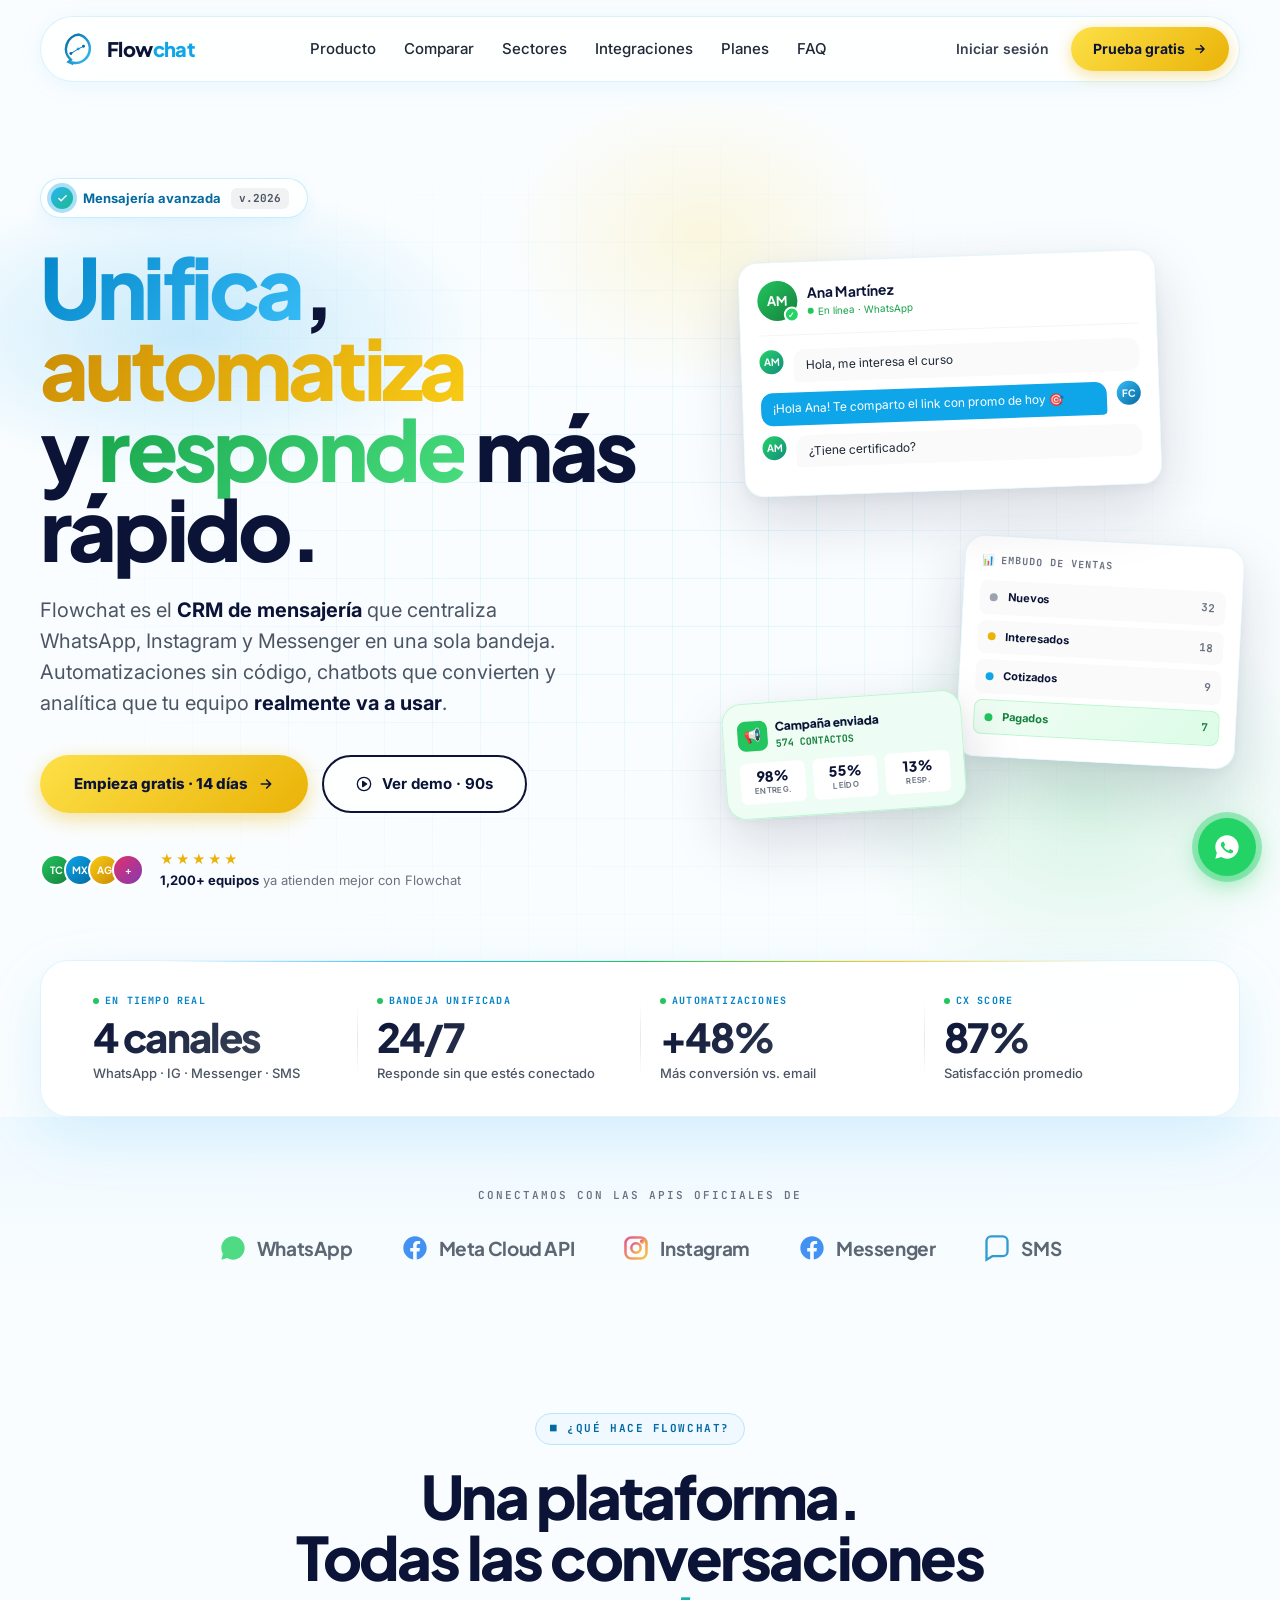
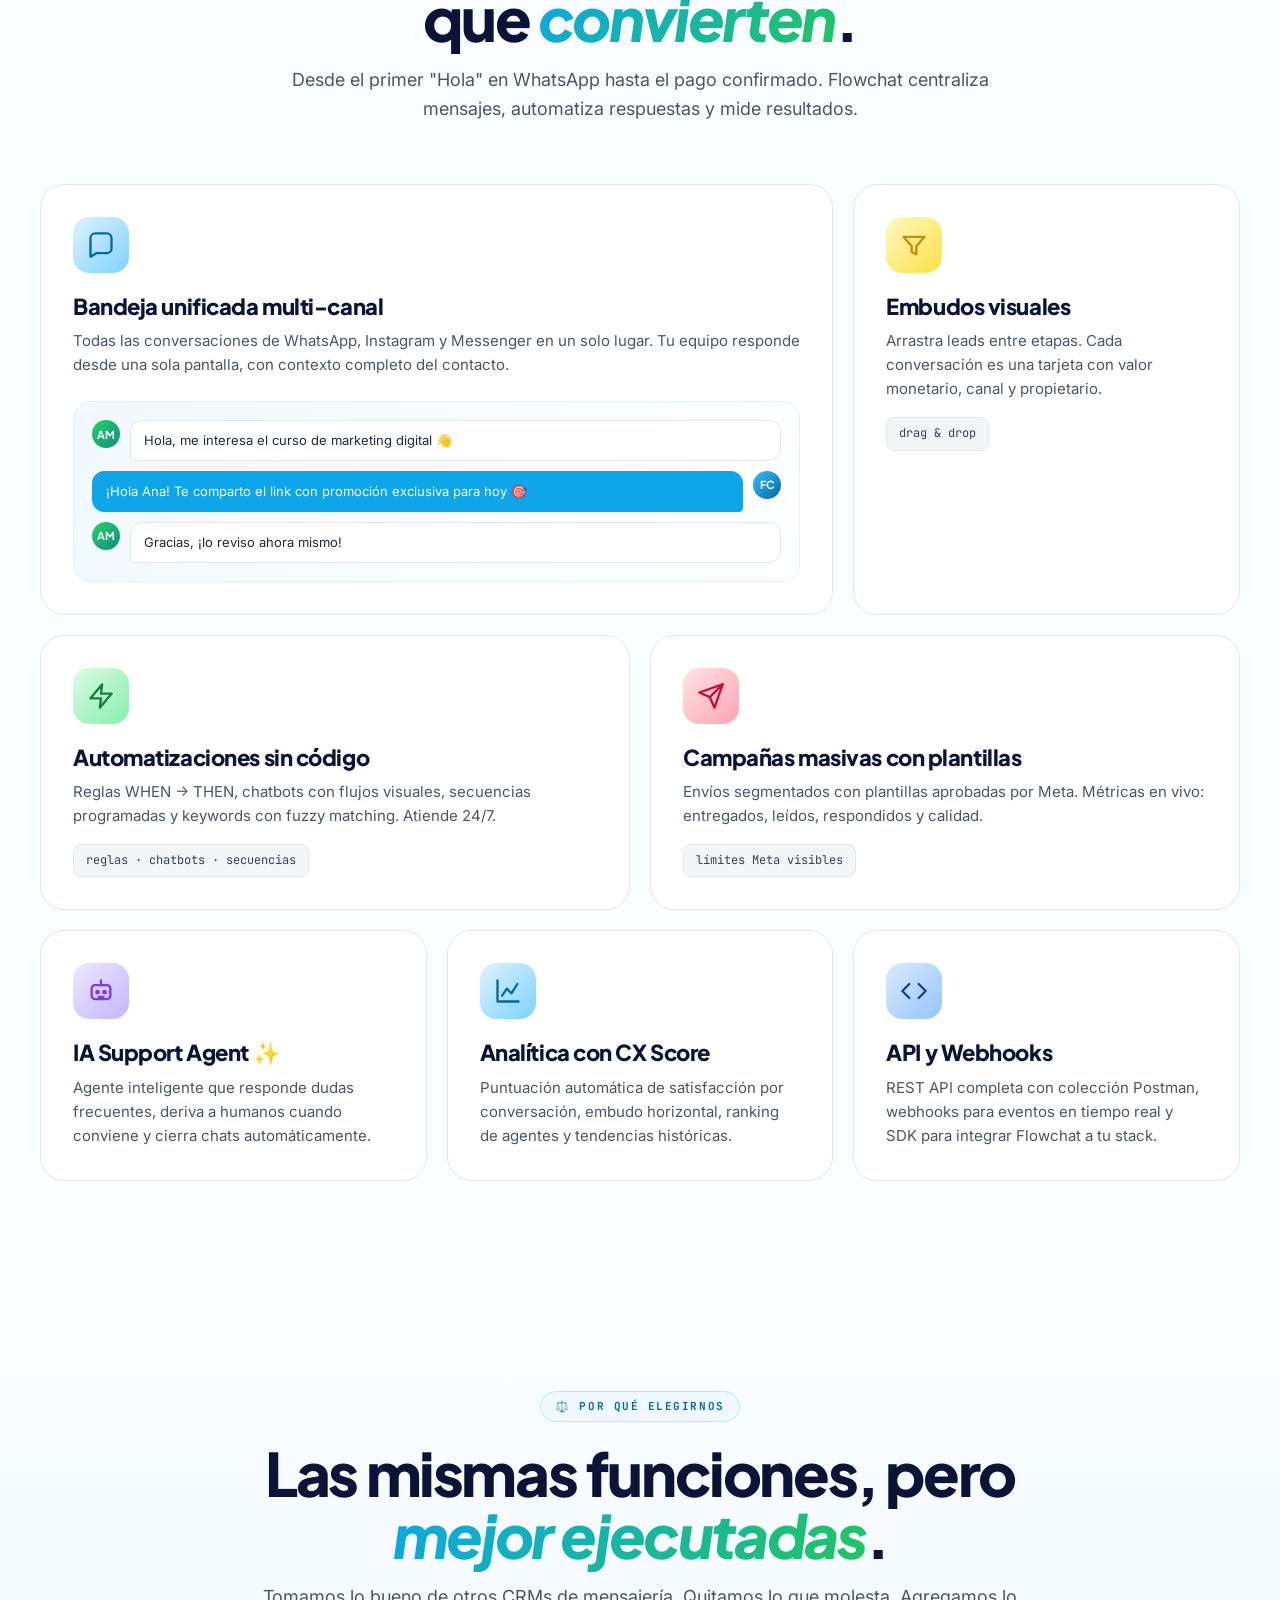
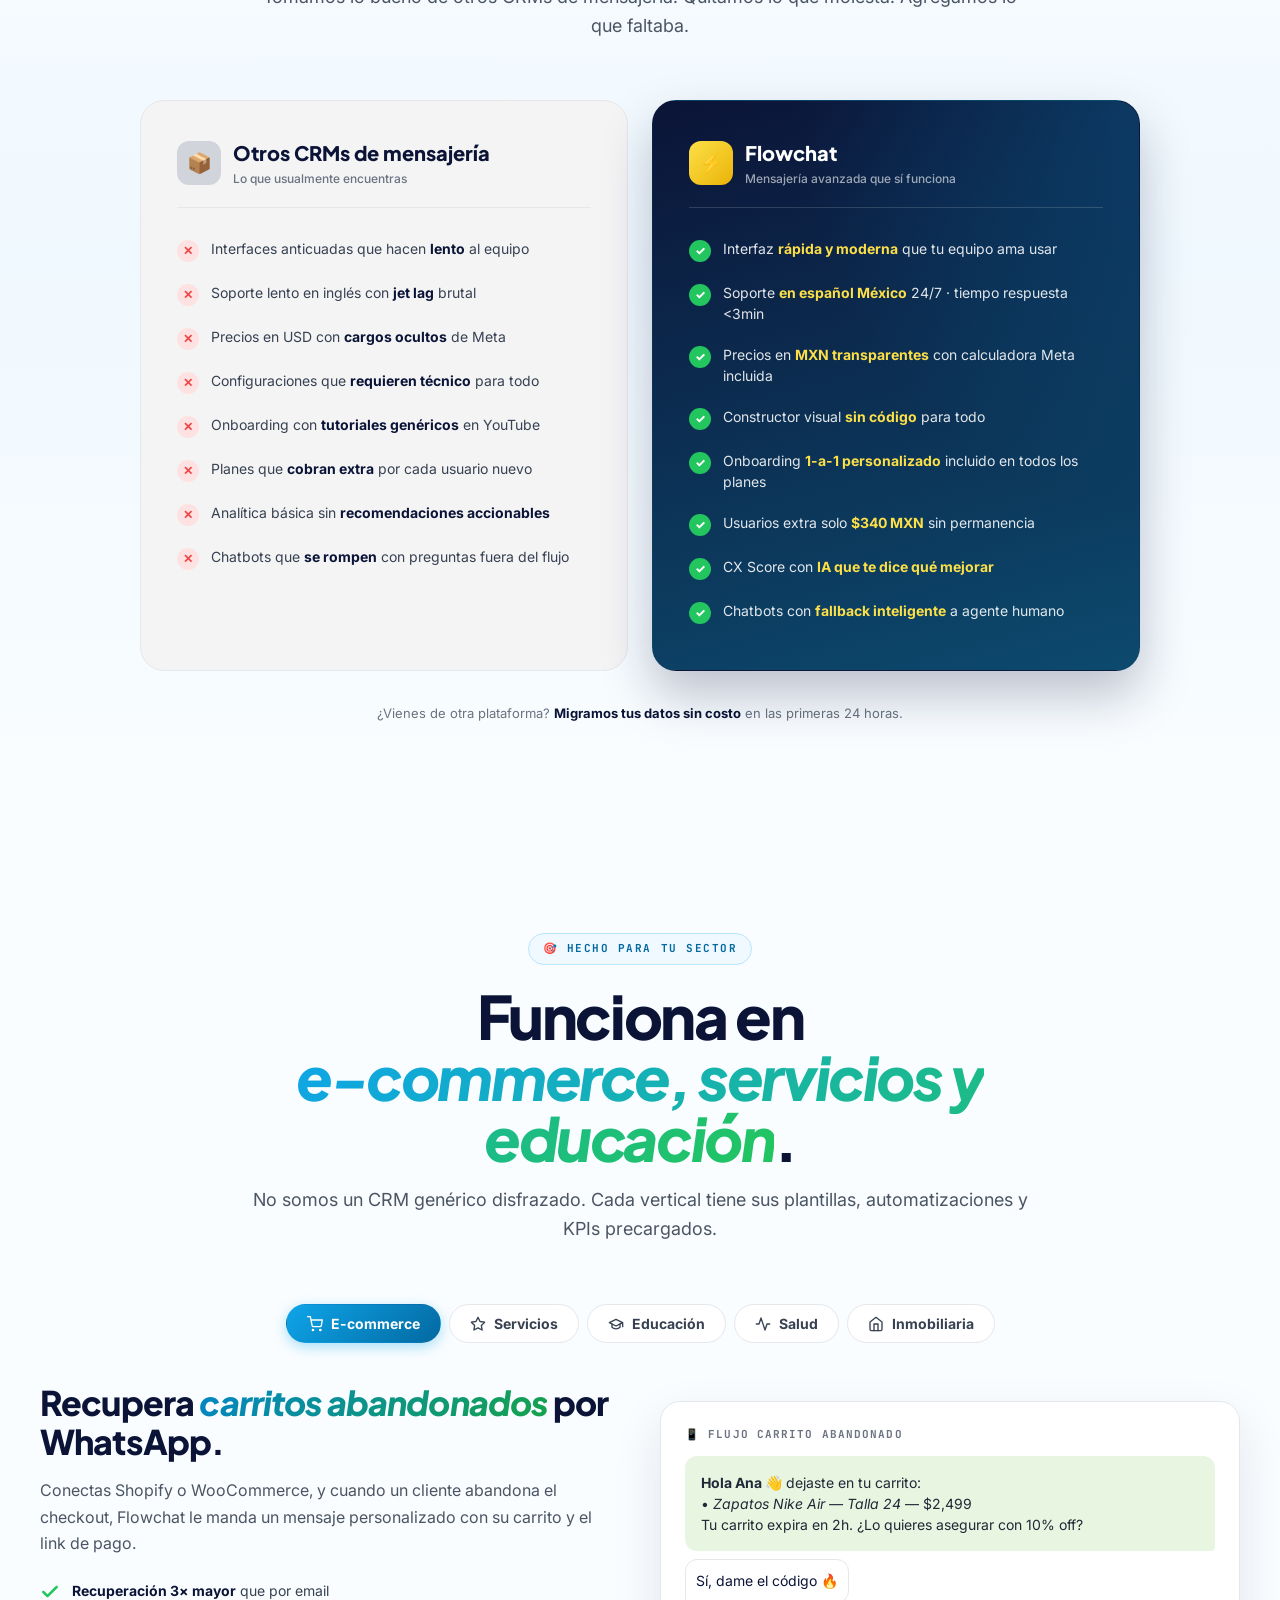
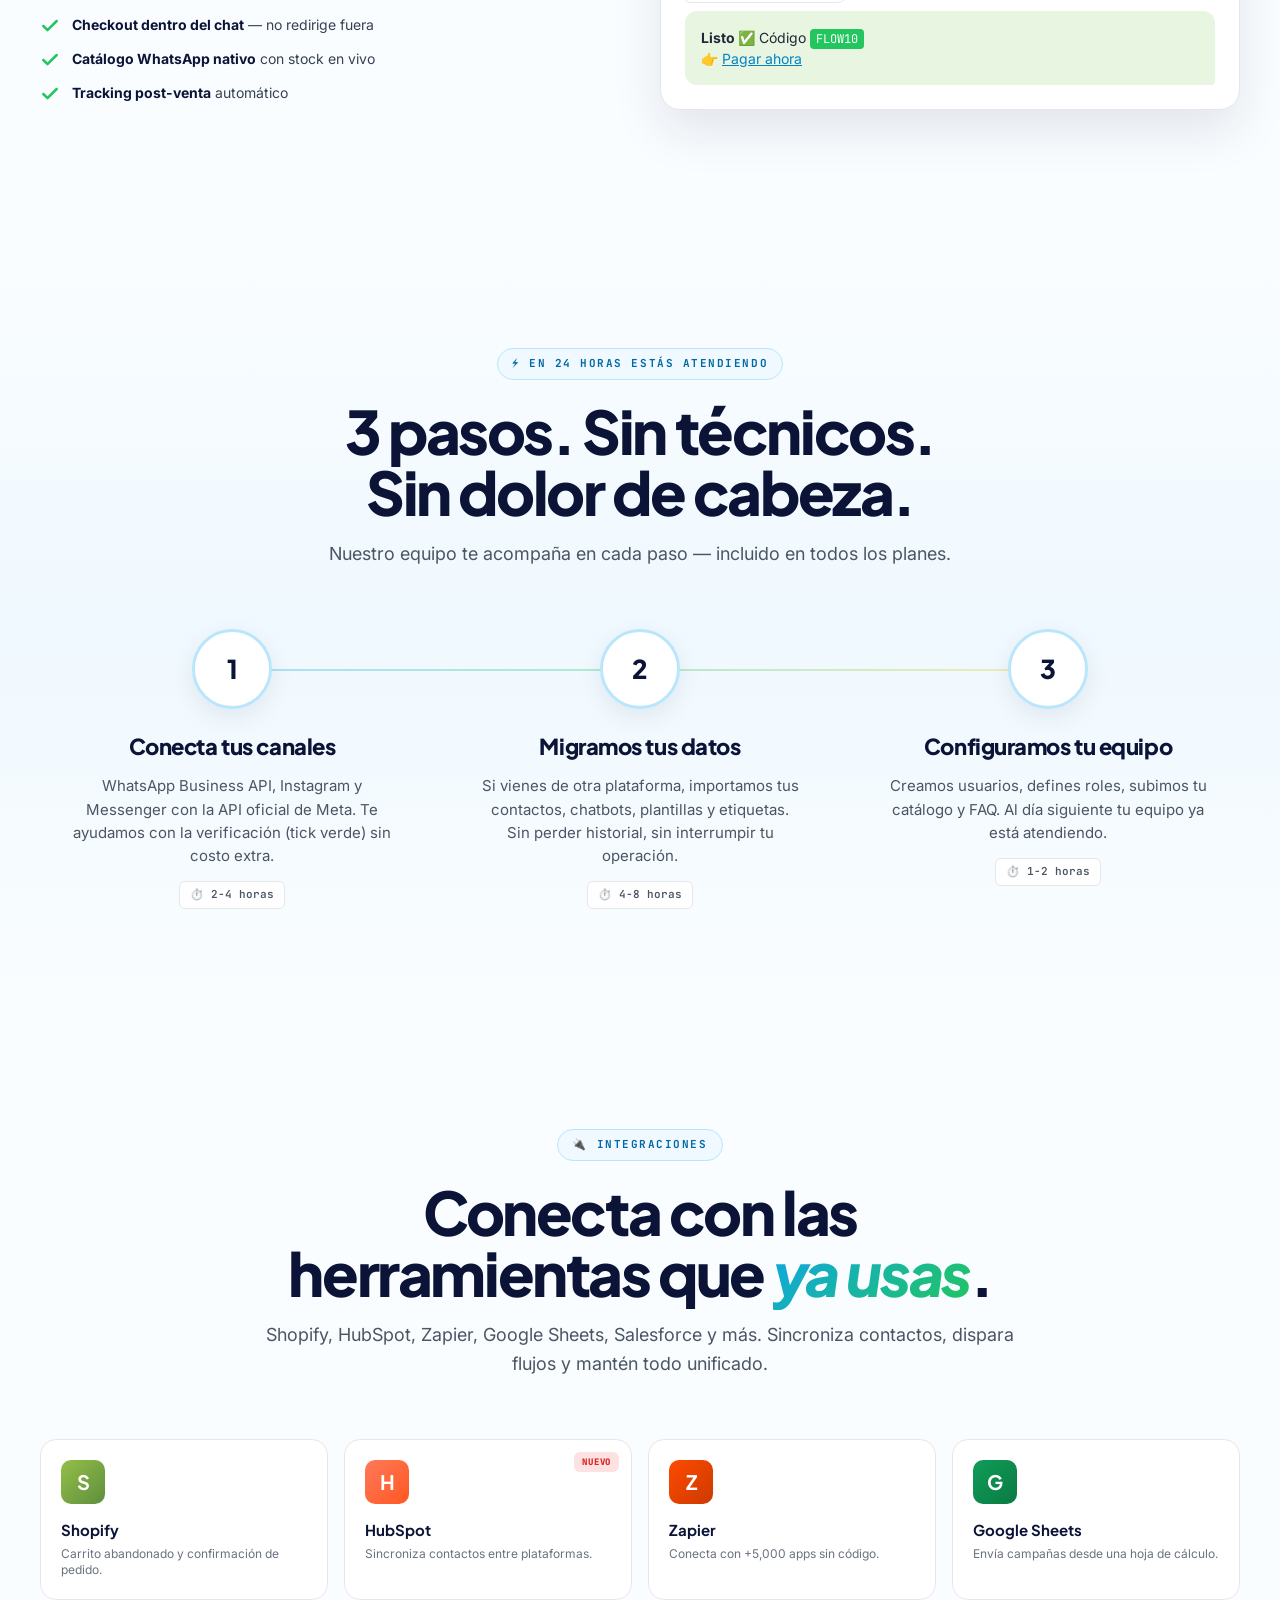
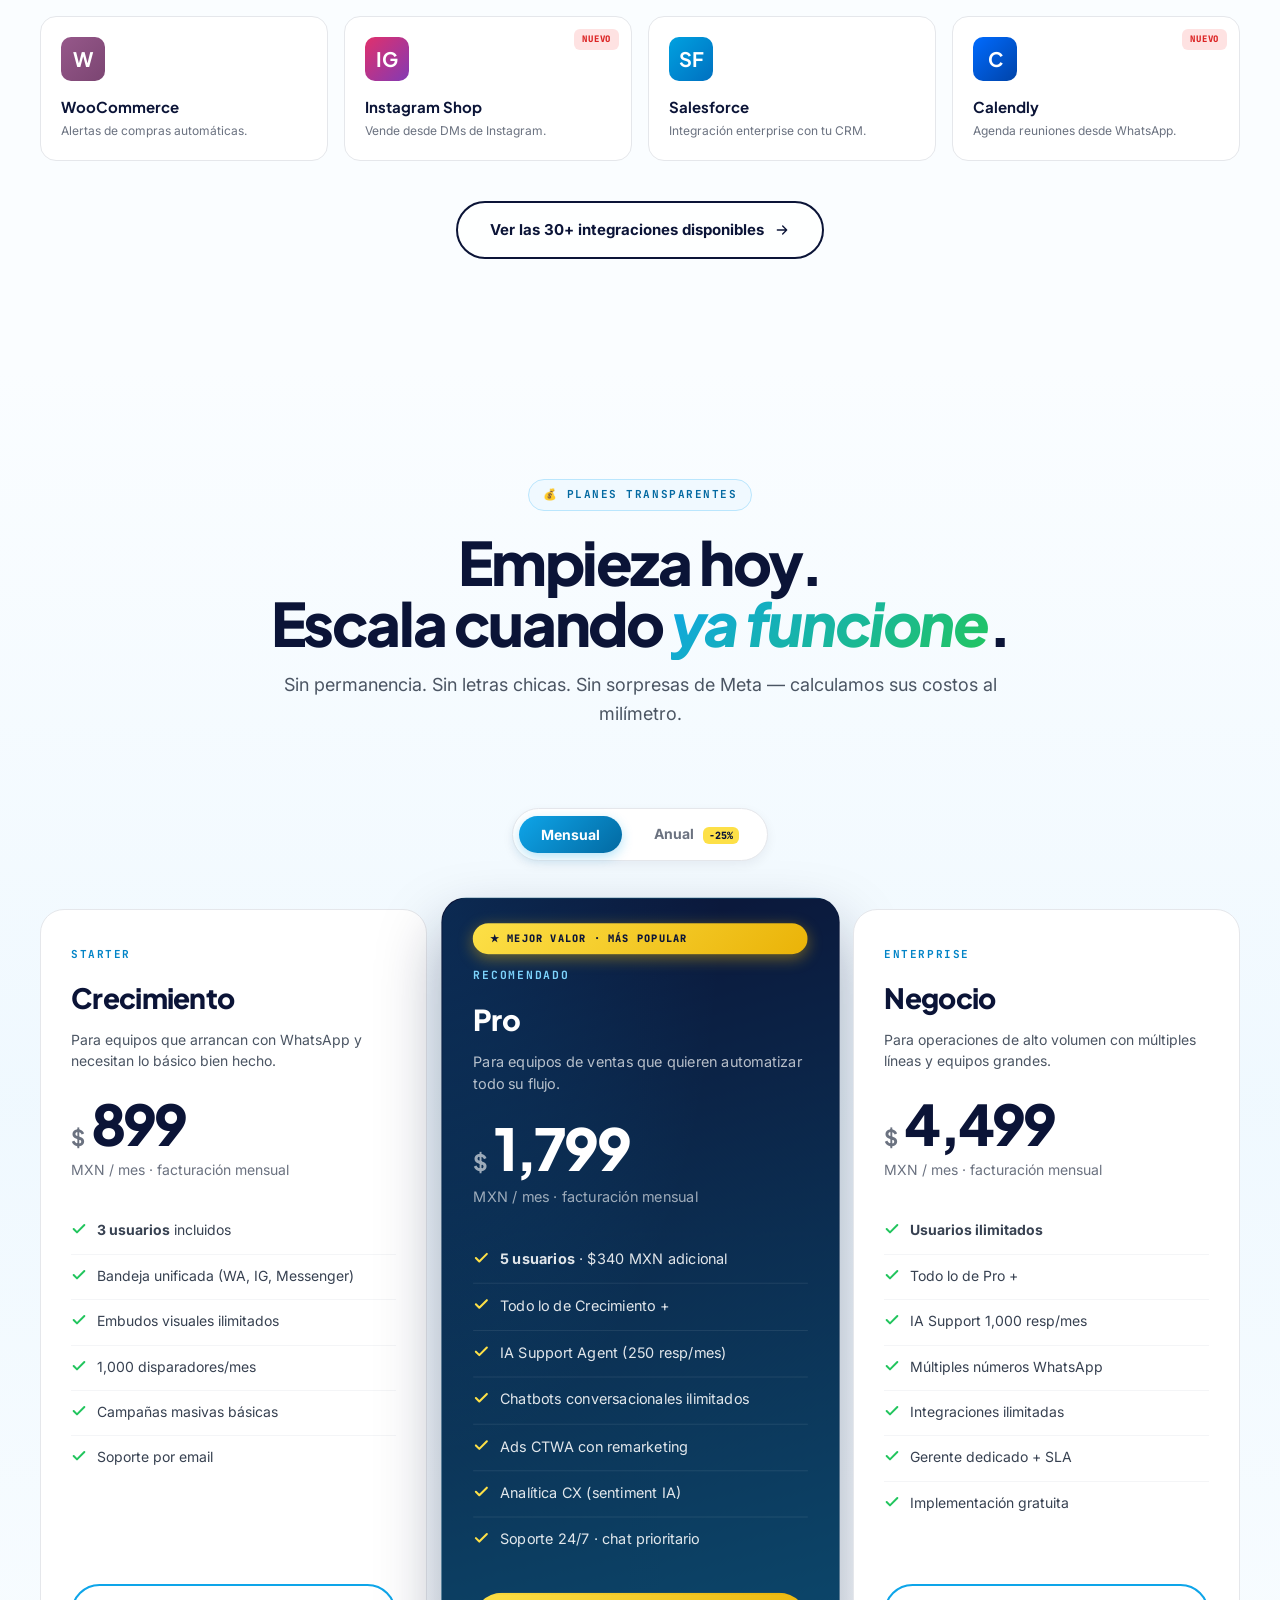
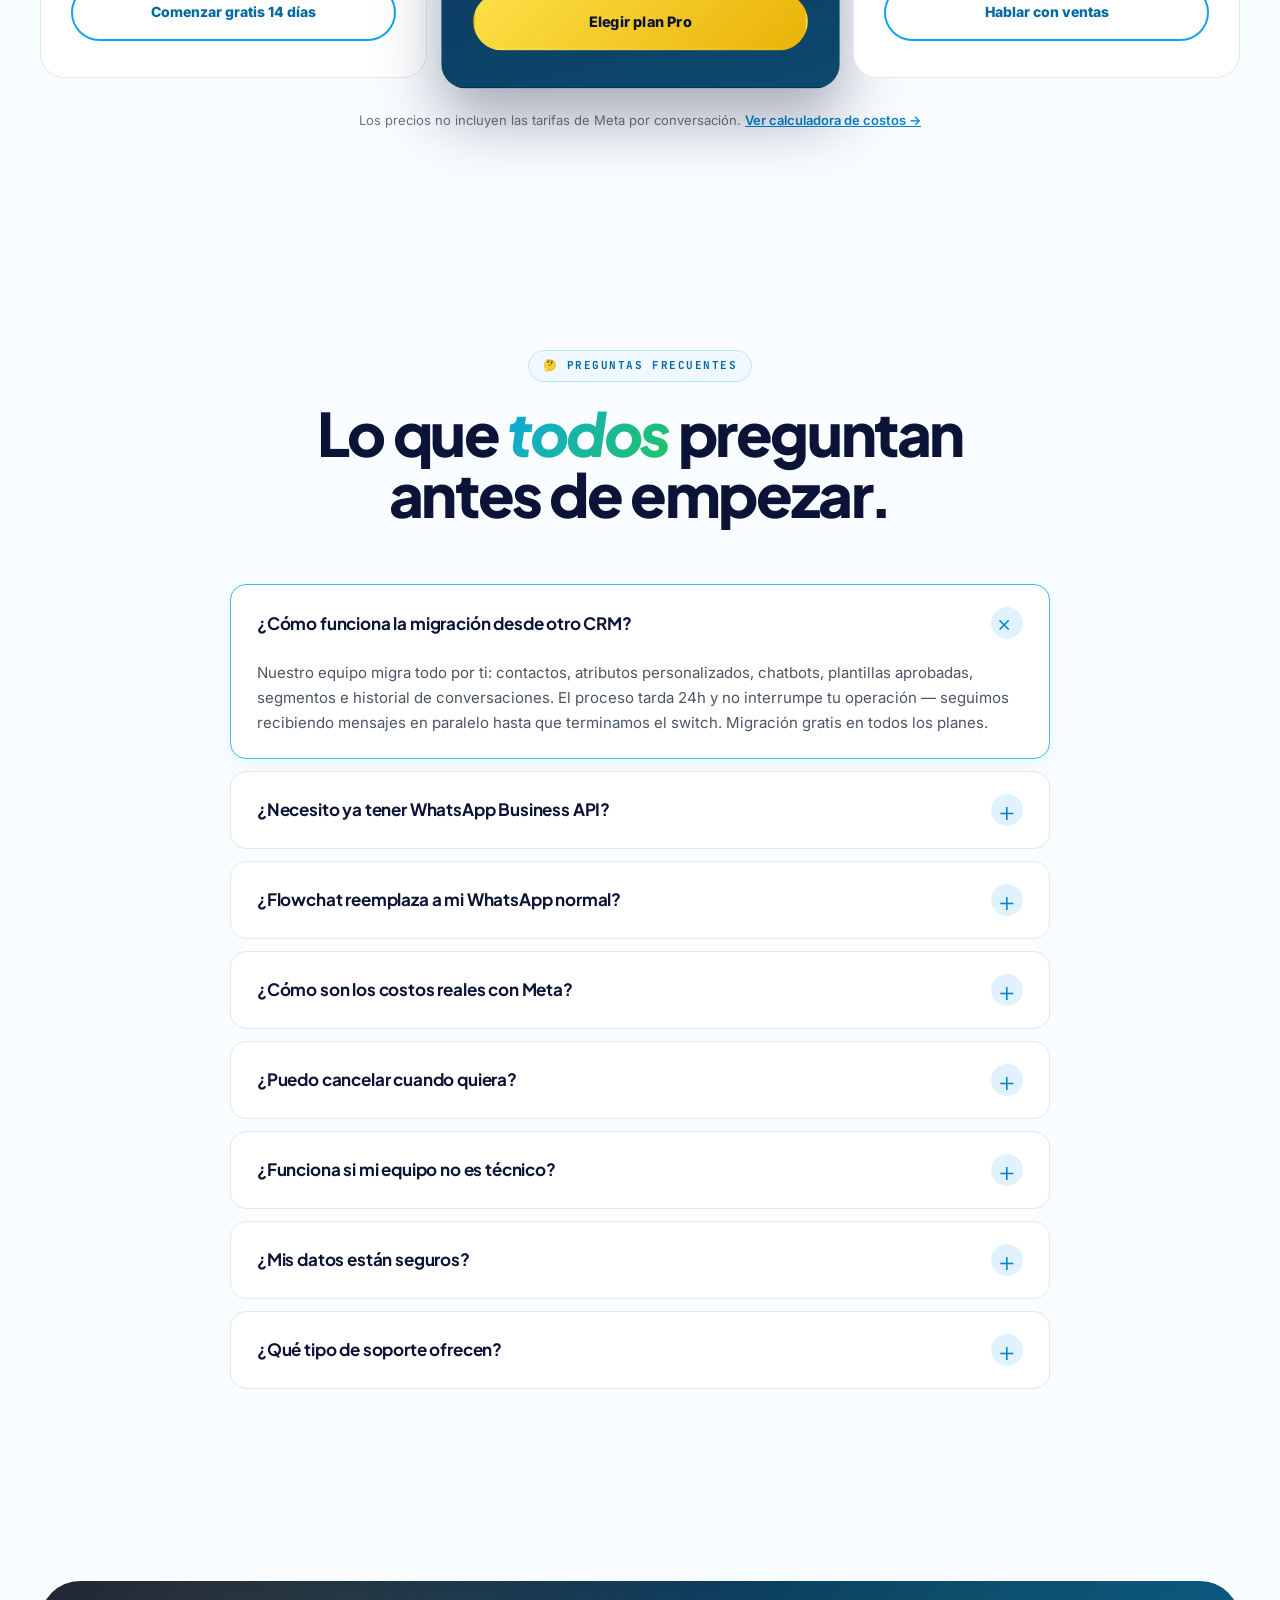
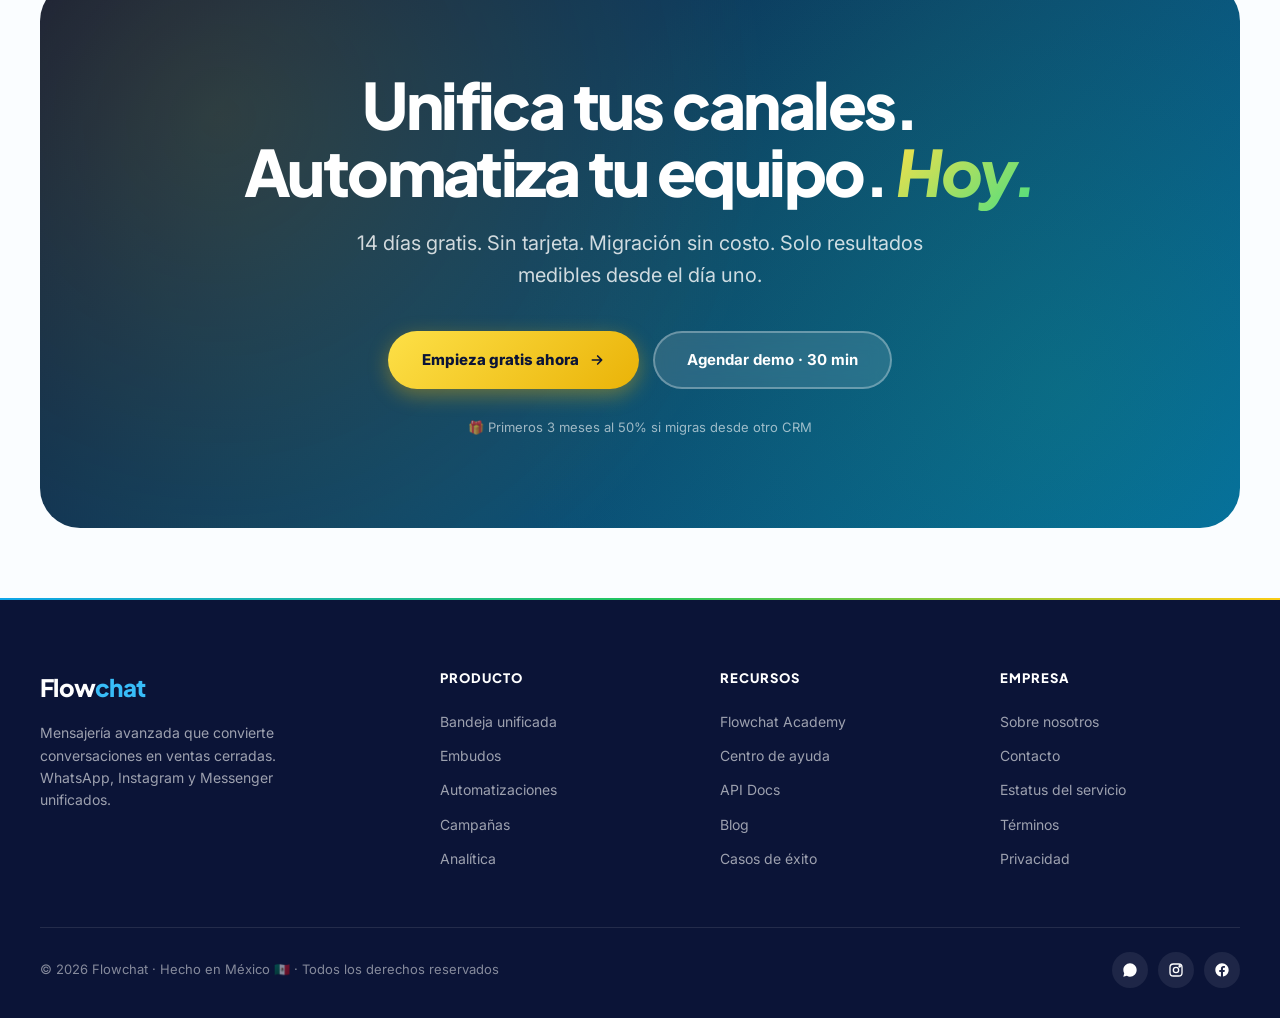
<file: index.html>
<!DOCTYPE html>
<html lang="es">
<head>
<meta charset="UTF-8">
<meta name="viewport" content="width=device-width, initial-scale=1">
<title>Flowchat · Mensajería avanzada para equipos que venden</title>
<meta name="description" content="Unifica WhatsApp, Instagram y Messenger. Automatiza respuestas. Responde más rápido. El CRM de mensajería que tu equipo va a usar desde el primer día.">
<link rel="preconnect" href="https://fonts.googleapis.com">
<link rel="preconnect" href="https://fonts.gstatic.com" crossorigin>
<link href="https://fonts.googleapis.com/css2?family=Plus+Jakarta+Sans:wght@400;500;600;700;800;900&family=Inter:wght@400;500;600;700&family=JetBrains+Mono:wght@400;500;600;700&display=swap" rel="stylesheet">
<style>
:root{
  --sky-50:#F0F9FF;--sky-100:#E0F2FE;--sky-200:#BAE6FD;--sky-300:#7DD3FC;--sky-400:#38BDF8;--sky-500:#0EA5E9;--sky-600:#0284C7;--sky-700:#0369A1;--sky-800:#075985;--sky-900:#0C4A6E;--sky-950:#082F49;
  --yellow-100:#FEF9C3;--yellow-200:#FEF08A;--yellow-300:#FDE047;--yellow-400:#FACC15;--yellow-500:#EAB308;--yellow-600:#CA8A04;
  --green-50:#F0FDF4;--green-100:#DCFCE7;--green-200:#BBF7D0;--green-300:#86EFAC;--green-400:#4ADE80;--green-500:#22C55E;--green-600:#16A34A;--green-700:#15803D;
  --red-50:#FEF2F2;--red-100:#FEE2E2;--red-400:#F87171;--red-500:#EF4444;--red-600:#DC2626;
  --navy-900:#0B1437;--navy-800:#111E4F;--navy-700:#1E3A8A;
  --stone-50:#FAFAFA;--stone-100:#F4F5F7;--stone-200:#E5E7EB;--stone-300:#D1D5DB;--stone-400:#9CA3AF;--stone-500:#6B7280;--stone-600:#4B5563;--stone-700:#374151;--stone-800:#1F2937;--stone-900:#111827;
  --font-display:'Plus Jakarta Sans',-apple-system,sans-serif;
  --font-body:'Inter',-apple-system,sans-serif;
  --font-mono:'JetBrains Mono',monospace;
  --radius-full:100px;
}
*{box-sizing:border-box;margin:0;padding:0}
html{scroll-behavior:smooth}
body{font-family:var(--font-body);background:#FAFDFF;color:var(--navy-900);overflow-x:hidden;line-height:1.6;-webkit-font-smoothing:antialiased}
a{text-decoration:none;color:inherit}
button{font-family:inherit;cursor:pointer;border:none}
.wrap{max-width:1280px;margin:0 auto;padding:0 40px;position:relative;z-index:2}

/* HEADER */
header.site-header{position:sticky;top:0;z-index:100;padding:16px 0;transition:all .3s}
header.site-header.scrolled{background:rgba(250,253,255,.88);backdrop-filter:blur(20px);border-bottom:1px solid rgba(14,165,233,.1)}
.nav{display:flex;align-items:center;justify-content:space-between;background:rgba(255,255,255,.75);backdrop-filter:blur(24px);border:1px solid rgba(14,165,233,.15);border-radius:var(--radius-full);padding:10px 10px 10px 20px;box-shadow:0 4px 24px rgba(14,165,233,.08)}
.nav-logo{display:flex;align-items:center;gap:10px}
.nav-logo-img{width:36px;height:36px}
.nav-logo-img svg{width:100%;height:100%}
.nav-logo-text{font-family:var(--font-display);font-size:20px;font-weight:800;letter-spacing:-.03em}
.nav-logo-text .flow{color:var(--navy-900)}
.nav-logo-text .chat{color:var(--sky-500)}
.nav-links{display:flex;gap:28px;font-size:15px;font-weight:500;color:var(--stone-800)}
.nav-links a{transition:color .2s;position:relative}
.nav-links a:hover{color:var(--sky-600)}
.nav-links a::after{content:'';position:absolute;bottom:-4px;left:0;right:0;height:2px;background:linear-gradient(90deg,var(--sky-500),var(--green-500));transform:scaleX(0);transition:transform .2s}
.nav-links a:hover::after{transform:scaleX(1)}
.nav-actions{display:flex;align-items:center;gap:8px}
.nav-login{color:var(--stone-700);font-weight:600;font-size:14px;padding:10px 14px}
.nav-login:hover{color:var(--sky-700)}
.nav-cta{display:inline-flex;align-items:center;gap:8px;padding:11px 22px;background:linear-gradient(135deg,var(--yellow-300),var(--yellow-500));color:var(--navy-900);border-radius:var(--radius-full);font-weight:700;font-size:14px;box-shadow:0 4px 16px rgba(234,179,8,.4);transition:all .3s;position:relative;overflow:hidden}
.nav-cta::before{content:'';position:absolute;inset:0;background:linear-gradient(90deg,transparent,rgba(255,255,255,.55),transparent);transform:translateX(-150%);transition:transform .6s}
.nav-cta:hover::before{transform:translateX(150%)}
.nav-cta:hover{transform:translateY(-2px) scale(1.02);box-shadow:0 8px 24px rgba(234,179,8,.55)}
.nav-cta svg{width:14px;height:14px}

/* HERO */
.hero{padding:80px 0 140px;position:relative;overflow:hidden;min-height:720px}
.hero-bg{position:absolute;inset:0;z-index:-1;overflow:hidden}
.hero-bg::before{content:'';position:absolute;inset:0;background-image:linear-gradient(to right,rgba(14,165,233,.08) 1px,transparent 1px),linear-gradient(to bottom,rgba(14,165,233,.08) 1px,transparent 1px);background-size:48px 48px;mask-image:radial-gradient(ellipse at center,black 20%,transparent 70%);-webkit-mask-image:radial-gradient(ellipse at center,black 20%,transparent 70%)}
.hero-bg::after{content:'';position:absolute;inset:0;background:radial-gradient(ellipse 600px 300px at 15% 25%,rgba(14,165,233,.22),transparent 50%),radial-gradient(ellipse 500px 400px at 85% 75%,rgba(34,197,94,.16),transparent 50%),radial-gradient(ellipse 400px 300px at 55% 15%,rgba(250,204,21,.14),transparent 50%);animation:aurora 18s ease-in-out infinite alternate}
@keyframes aurora{0%{transform:translate(0,0) scale(1)}100%{transform:translate(30px,-15px) scale(1.1)}}
.hero-content{display:grid;grid-template-columns:1.1fr 1fr;gap:60px;align-items:center}

.hero-tag{display:inline-flex;align-items:center;gap:10px;padding:8px 18px 8px 10px;background:rgba(255,255,255,.78);backdrop-filter:blur(20px);border:1px solid rgba(14,165,233,.2);color:var(--sky-700);border-radius:var(--radius-full);font-size:13px;font-weight:700;margin-bottom:28px;box-shadow:0 4px 16px rgba(14,165,233,.08)}
.hero-tag-dot{width:22px;height:22px;border-radius:50%;background:linear-gradient(135deg,var(--sky-400),var(--green-500));display:flex;align-items:center;justify-content:center;position:relative}
.hero-tag-dot::before{content:'';position:absolute;inset:-4px;border-radius:50%;background:rgba(14,165,233,.35);animation:pulse-dot 2s ease-in-out infinite}
@keyframes pulse-dot{0%,100%{transform:scale(1);opacity:.7}50%{transform:scale(1.5);opacity:0}}
.hero-tag-dot svg{width:11px;height:11px;stroke:white;position:relative;z-index:1}
.hero-tag code{font-family:var(--font-mono);font-size:11px;color:var(--stone-600);padding:2px 8px;background:rgba(0,0,0,.05);border-radius:6px}

.hero h1{font-family:var(--font-display);font-size:clamp(48px,7vw,84px);font-weight:900;line-height:.96;letter-spacing:-.045em;color:var(--navy-900);margin-bottom:26px}
.hero h1 .word-1{background:linear-gradient(135deg,var(--sky-600),var(--sky-400));-webkit-background-clip:text;background-clip:text;color:transparent}
.hero h1 .word-2{background:linear-gradient(135deg,var(--yellow-600),var(--yellow-400));-webkit-background-clip:text;background-clip:text;color:transparent}
.hero h1 .word-3{background:linear-gradient(135deg,var(--green-600),var(--green-400));-webkit-background-clip:text;background-clip:text;color:transparent}

.hero-sub{font-size:20px;color:var(--stone-600);max-width:560px;margin-bottom:36px;line-height:1.55}
.hero-sub strong{color:var(--navy-900);font-weight:700}

.hero-ctas{display:flex;gap:14px;flex-wrap:wrap;margin-bottom:36px}
.btn-yellow{display:inline-flex;align-items:center;gap:10px;padding:17px 34px;background:linear-gradient(135deg,var(--yellow-300),var(--yellow-500));color:var(--navy-900);border-radius:var(--radius-full);font-weight:800;font-size:15px;box-shadow:0 6px 20px rgba(234,179,8,.4);transition:all .3s;border:none;cursor:pointer}
.btn-yellow:hover{transform:translateY(-3px) scale(1.02);box-shadow:0 12px 28px rgba(234,179,8,.55)}
.btn-yellow svg{width:16px;height:16px}
.btn-outline{display:inline-flex;align-items:center;gap:10px;padding:15px 32px;background:rgba(255,255,255,.75);backdrop-filter:blur(10px);color:var(--navy-900);border:2px solid var(--navy-900);border-radius:var(--radius-full);font-weight:700;font-size:15px;transition:all .3s}
.btn-outline:hover{background:var(--navy-900);color:white;transform:translateY(-2px)}
.btn-outline svg{width:16px;height:16px}

.hero-proof{display:flex;align-items:center;gap:16px;font-size:13px;color:var(--stone-500)}
.hero-proof-avatars{display:flex}
.hero-proof-avatars > div{width:32px;height:32px;border-radius:50%;border:2px solid white;margin-left:-8px;color:white;display:flex;align-items:center;justify-content:center;font-size:10px;font-weight:700;font-family:var(--font-display)}
.hero-proof-avatars > div:first-child{margin-left:0}
.hero-proof-stars{color:var(--yellow-500);font-size:13px;letter-spacing:2px}

/* HERO VISUAL */
.hero-visual{position:relative;aspect-ratio:1/1.1;min-height:560px}
.hero-mockup{position:absolute;background:white;border-radius:20px;box-shadow:0 24px 60px rgba(11,20,55,.15),0 4px 12px rgba(0,0,0,.04);border:1px solid rgba(14,165,233,.1);overflow:hidden}

.hero-mockup-chat{top:20px;left:8%;right:15%;padding:18px;z-index:2;animation:floatMockup 6s ease-in-out infinite;--r:-2deg;transform:rotate(-2deg)}
.hero-mockup-chat-header{display:flex;align-items:center;gap:10px;padding-bottom:14px;border-bottom:1px solid var(--stone-100);margin-bottom:14px}
.hero-mockup-avatar{width:40px;height:40px;border-radius:50%;background:linear-gradient(135deg,#22C55E,#15803D);color:white;display:flex;align-items:center;justify-content:center;font-size:13px;font-weight:700;font-family:var(--font-display);position:relative}
.hero-mockup-avatar-ch{position:absolute;bottom:-2px;right:-2px;width:16px;height:16px;border-radius:50%;background:#25D366;border:2px solid white;display:flex;align-items:center;justify-content:center;color:white;font-size:8px}
.hero-mockup-name{font-family:var(--font-display);font-size:14px;font-weight:700;color:var(--navy-900)}
.hero-mockup-status{font-size:10px;color:var(--green-600);display:flex;align-items:center;gap:4px}
.hero-mockup-status::before{content:'';width:6px;height:6px;background:var(--green-500);border-radius:50%}
.hero-mockup-bubble{display:flex;gap:10px;margin-bottom:10px;font-size:12px;align-items:flex-start}
.hero-mockup-bubble.out{flex-direction:row-reverse}
.hero-mockup-bubble-avatar{width:24px;height:24px;border-radius:50%;flex-shrink:0;display:flex;align-items:center;justify-content:center;font-weight:700;font-size:10px;color:white;font-family:var(--font-display)}
.hero-mockup-bubble-avatar.wa{background:linear-gradient(135deg,#25D366,#128C7E)}
.hero-mockup-bubble-avatar.sky{background:linear-gradient(135deg,var(--sky-400),var(--sky-700))}
.hero-mockup-bubble-text{flex:1;background:var(--stone-50);padding:8px 12px;border-radius:12px 12px 12px 4px;color:var(--stone-800);line-height:1.4}
.hero-mockup-bubble.out .hero-mockup-bubble-text{background:var(--sky-500);color:white;border-radius:12px 12px 4px 12px}

.hero-mockup-funnel{bottom:70px;right:0;width:280px;animation:floatMockup 7s ease-in-out infinite 1s;--r:3deg;transform:rotate(3deg);padding:16px}
.hero-mockup-funnel-title{font-family:var(--font-mono);font-size:10px;font-weight:700;letter-spacing:.1em;text-transform:uppercase;color:var(--stone-500);margin-bottom:12px}
.hero-funnel-stage{display:flex;align-items:center;gap:10px;padding:8px 10px;border-radius:8px;margin-bottom:6px;font-size:11px;background:var(--stone-50)}
.hero-funnel-dot{width:8px;height:8px;border-radius:50%;flex-shrink:0}
.hero-funnel-stage-name{flex:1;font-weight:700;color:var(--navy-900)}
.hero-funnel-count{font-family:var(--font-mono);font-weight:700;color:var(--stone-500);font-size:11px}

.hero-mockup-campaign{bottom:20px;left:5%;width:240px;animation:floatMockup 8s ease-in-out infinite .5s;--r:-4deg;transform:rotate(-4deg);padding:14px;background:linear-gradient(135deg,var(--green-50),#ECFDF5);border-color:var(--green-200)}
.hero-mockup-campaign-header{display:flex;align-items:center;gap:8px;margin-bottom:10px}
.hero-mockup-campaign-icon{width:30px;height:30px;border-radius:8px;background:var(--green-500);color:white;display:flex;align-items:center;justify-content:center;font-size:14px}
.hero-mockup-campaign-title{font-family:var(--font-display);font-size:12px;font-weight:800;color:var(--navy-900)}
.hero-mockup-campaign-sub{font-size:10px;color:var(--green-700);font-family:var(--font-mono);font-weight:700}
.hero-mockup-campaign-stats{display:grid;grid-template-columns:repeat(3,1fr);gap:8px;margin-top:8px}
.hero-mockup-campaign-stat{background:white;border-radius:6px;padding:6px;text-align:center}
.hero-mockup-campaign-stat-v{font-family:var(--font-display);font-size:14px;font-weight:800;color:var(--navy-900);line-height:1}
.hero-mockup-campaign-stat-l{font-size:8px;color:var(--stone-500);font-weight:600;margin-top:2px;letter-spacing:.05em}

@keyframes floatMockup{0%,100%{transform:translateY(0) rotate(var(--r))}50%{transform:translateY(-14px) rotate(var(--r))}}

/* STATS BAR */
.stats-bar{margin:-70px 0 0;position:relative;z-index:5}
.stats-card{background:rgba(255,255,255,.85);backdrop-filter:blur(30px);border:1px solid rgba(14,165,233,.12);border-radius:28px;padding:32px;display:grid;grid-template-columns:repeat(4,1fr);position:relative;box-shadow:0 20px 60px rgba(14,165,233,.12);overflow:hidden}
.stats-card::before{content:'';position:absolute;top:0;left:10%;right:10%;height:1px;background:linear-gradient(90deg,transparent,var(--sky-400),var(--green-500),var(--yellow-400),transparent)}
.stat-item{padding:0 20px;position:relative}
.stat-item+.stat-item::before{content:'';position:absolute;left:0;top:10%;height:80%;width:1px;background:linear-gradient(to bottom,transparent,var(--stone-200),transparent)}
.stat-meta{font-family:var(--font-mono);font-size:10px;font-weight:700;color:var(--sky-600);letter-spacing:.12em;text-transform:uppercase;margin-bottom:8px;display:flex;align-items:center;gap:6px}
.stat-meta::before{content:'';width:6px;height:6px;background:var(--green-500);border-radius:50%;animation:blink 1.5s ease-in-out infinite}
@keyframes blink{0%,100%{opacity:1}50%{opacity:.3}}
.stat-value{font-family:var(--font-display);font-size:40px;font-weight:900;letter-spacing:-.04em;line-height:1;background:linear-gradient(135deg,var(--navy-900),var(--stone-600));-webkit-background-clip:text;background-clip:text;color:transparent;margin-bottom:6px}
.stat-label{font-size:13px;font-weight:500;color:var(--stone-600)}

/* SECCIONES */
.section{padding:110px 0;position:relative}
.section-alt{background:linear-gradient(180deg,transparent,rgba(224,242,254,.4),transparent)}
.section-dark{background:linear-gradient(180deg,var(--navy-900),var(--sky-950));color:white;overflow:hidden;position:relative}
.section-dark::before{content:'';position:absolute;inset:0;background:radial-gradient(ellipse at 10% 10%,rgba(14,165,233,.22),transparent 50%),radial-gradient(ellipse at 90% 90%,rgba(34,197,94,.18),transparent 50%)}
.section-header{text-align:center;max-width:780px;margin:0 auto 60px}
.section-tag{display:inline-block;font-family:var(--font-mono);font-size:11px;font-weight:700;letter-spacing:.14em;text-transform:uppercase;color:var(--sky-700);padding:6px 14px;background:var(--sky-50);border:1px solid var(--sky-200);border-radius:var(--radius-full);margin-bottom:20px}
.section-dark .section-tag{color:var(--sky-300);background:rgba(14,165,233,.15);border-color:rgba(14,165,233,.3)}
.section-header h2{font-family:var(--font-display);font-size:clamp(36px,5.5vw,60px);font-weight:900;line-height:1.02;letter-spacing:-.04em;color:var(--navy-900);margin-bottom:18px}
.section-dark .section-header h2{color:white}
.section-header h2 em{font-style:italic;background:linear-gradient(135deg,var(--sky-500),var(--green-500));-webkit-background-clip:text;background-clip:text;color:transparent}
.section-dark .section-header h2 em{background:linear-gradient(135deg,var(--yellow-300),var(--green-400));-webkit-background-clip:text;background-clip:text;color:transparent}
.section-lead{font-size:18px;color:var(--stone-600);line-height:1.6}
.section-dark .section-lead{color:rgba(255,255,255,.7)}

/* CANALES */
.channels-section{padding:70px 0 40px;background:linear-gradient(180deg,#EFF9FF,transparent)}
.channels-label{text-align:center;font-family:var(--font-mono);font-size:11px;font-weight:600;letter-spacing:.18em;text-transform:uppercase;color:var(--stone-500);margin-bottom:28px}
.channels-row{display:flex;justify-content:center;align-items:center;gap:48px;flex-wrap:wrap}
.channel-logo{display:flex;align-items:center;gap:10px;font-family:var(--font-display);font-weight:700;font-size:19px;color:var(--stone-700);letter-spacing:-.02em;opacity:.8;transition:opacity .2s}
.channel-logo:hover{opacity:1}
.channel-logo svg{width:28px;height:28px}

/* FEATURES GRID */
.features-grid{display:grid;grid-template-columns:repeat(6,1fr);gap:20px}
.feature-card{background:white;border:1px solid var(--stone-200);border-radius:24px;padding:32px;position:relative;overflow:hidden;transition:all .4s cubic-bezier(.34,1.56,.64,1)}
.feature-card:hover{transform:translateY(-6px);border-color:var(--sky-200);box-shadow:0 20px 40px rgba(14,165,233,.1)}
.feature-card.wide{grid-column:span 4}
.feature-card.narrow{grid-column:span 2}
.feature-card.half{grid-column:span 3}
.feature-card.third{grid-column:span 2}
.feature-icon{width:56px;height:56px;border-radius:16px;display:flex;align-items:center;justify-content:center;margin-bottom:20px}
.feature-icon svg{width:28px;height:28px}
.icon-sky{background:linear-gradient(135deg,var(--sky-100),var(--sky-300));color:var(--sky-700)}
.icon-green{background:linear-gradient(135deg,var(--green-100),var(--green-300));color:var(--green-700)}
.icon-yellow{background:linear-gradient(135deg,var(--yellow-100),var(--yellow-300));color:var(--yellow-600)}
.icon-navy{background:linear-gradient(135deg,#DBEAFE,#93C5FD);color:var(--navy-700)}
.icon-rose{background:linear-gradient(135deg,#FFE4E6,#FDA4AF);color:#BE123C}
.icon-violet{background:linear-gradient(135deg,#EDE9FE,#C4B5FD);color:#7C3AED}
.feature-card h3{font-family:var(--font-display);font-size:22px;font-weight:800;letter-spacing:-.02em;color:var(--navy-900);margin-bottom:10px;line-height:1.2}
.feature-card p{color:var(--stone-600);font-size:15px;line-height:1.6}
.code-pill{display:inline-flex;align-items:center;gap:6px;margin-top:16px;padding:6px 12px;background:var(--stone-100);border:1px solid var(--stone-200);border-radius:8px;font-family:var(--font-mono);font-size:12px;color:var(--stone-700)}

.feature-chat-preview{margin-top:24px;background:linear-gradient(135deg,#F0F9FF,white);border:1px solid var(--sky-100);border-radius:18px;padding:18px}
.chat-bubble{display:flex;gap:10px;margin-bottom:10px;font-size:13px;align-items:flex-start}
.chat-bubble:last-child{margin-bottom:0}
.chat-avatar{width:28px;height:28px;border-radius:50%;flex-shrink:0;display:flex;align-items:center;justify-content:center;font-family:var(--font-display);font-weight:700;font-size:11px;color:white}
.chat-avatar-wa{background:linear-gradient(135deg,#25D366,#128C7E)}
.chat-avatar-sky{background:linear-gradient(135deg,var(--sky-400),var(--sky-700))}
.chat-text{flex:1;background:white;padding:9px 13px;border-radius:12px 12px 12px 4px;border:1px solid var(--stone-200);color:var(--stone-800)}
.chat-bubble.out{flex-direction:row-reverse}
.chat-bubble.out .chat-text{background:var(--sky-500);color:white;border-color:var(--sky-500);border-radius:12px 12px 4px 12px}

/* ═══ COMPARATIVA (sutil, sin nombrar) ═══ */
.compare-section{padding:100px 0}
.compare-grid{display:grid;grid-template-columns:1fr 1fr;gap:24px;max-width:1000px;margin:0 auto}
.compare-card{padding:36px;border-radius:24px;position:relative;overflow:hidden}
.compare-card.others{background:#F4F4F5;border:1px solid var(--stone-200)}
.compare-card.flowchat{background:linear-gradient(165deg,var(--navy-900),var(--sky-900));color:white;border:1px solid transparent;box-shadow:0 24px 50px rgba(11,20,55,.25)}
.compare-card.flowchat::before{content:'';position:absolute;inset:0;background:radial-gradient(ellipse at top right,rgba(14,165,233,.2),transparent 50%)}
.compare-card > *{position:relative;z-index:1}
.compare-header{display:flex;align-items:center;gap:12px;margin-bottom:20px;padding-bottom:18px;border-bottom:1px solid var(--stone-200)}
.compare-card.flowchat .compare-header{border-color:rgba(255,255,255,.15)}
.compare-icon{width:44px;height:44px;border-radius:12px;display:flex;align-items:center;justify-content:center;font-size:20px}
.compare-card.others .compare-icon{background:var(--stone-300);color:var(--stone-600)}
.compare-card.flowchat .compare-icon{background:linear-gradient(135deg,var(--yellow-300),var(--yellow-500));color:var(--navy-900)}
.compare-title{font-family:var(--font-display);font-size:20px;font-weight:800;color:var(--navy-900)}
.compare-card.flowchat .compare-title{color:white}
.compare-subtitle{font-size:12px;color:var(--stone-500);font-weight:500}
.compare-card.flowchat .compare-subtitle{color:rgba(255,255,255,.6)}
.compare-list{list-style:none}
.compare-list li{display:flex;align-items:flex-start;gap:12px;padding:10px 0;font-size:14px;color:var(--stone-700);line-height:1.5}
.compare-card.flowchat .compare-list li{color:rgba(255,255,255,.88)}
.compare-check{flex-shrink:0;width:22px;height:22px;border-radius:50%;display:flex;align-items:center;justify-content:center;font-size:12px;margin-top:2px;font-weight:800}
.compare-card.others .compare-check{background:var(--red-100);color:var(--red-500)}
.compare-card.flowchat .compare-check{background:var(--green-500);color:white}
.compare-list li strong{font-weight:700}
.compare-card.others .compare-list li strong{color:var(--navy-900)}
.compare-card.flowchat .compare-list li strong{color:var(--yellow-300)}

/* USE CASES */
.usecase-tabs{display:flex;justify-content:center;gap:8px;margin-bottom:40px;flex-wrap:wrap}
.usecase-tab{padding:10px 20px;border-radius:var(--radius-full);background:white;border:1px solid var(--stone-200);font-size:14px;font-weight:700;color:var(--stone-700);cursor:pointer;transition:all .2s;font-family:inherit;display:inline-flex;align-items:center;gap:8px}
.usecase-tab svg{width:16px;height:16px}
.usecase-tab:hover{border-color:var(--sky-400)}
.usecase-tab.active{background:linear-gradient(135deg,var(--sky-500),var(--sky-700));color:white;border-color:transparent;box-shadow:0 4px 14px rgba(14,165,233,.35)}
.usecase-content{display:none}
.usecase-content.active{display:block;animation:fadeIn .4s ease}
@keyframes fadeIn{from{opacity:0;transform:translateY(10px)}to{opacity:1;transform:translateY(0)}}
.usecase-grid{display:grid;grid-template-columns:1fr 1fr;gap:40px;align-items:center}
.usecase-info h3{font-family:var(--font-display);font-size:34px;font-weight:800;letter-spacing:-.025em;color:var(--navy-900);margin-bottom:16px;line-height:1.15}
.usecase-info h3 em{background:linear-gradient(135deg,var(--sky-600),var(--green-600));-webkit-background-clip:text;background-clip:text;color:transparent;font-style:italic}
.usecase-info p{font-size:16px;color:var(--stone-600);line-height:1.65;margin-bottom:24px}
.usecase-features{list-style:none;display:flex;flex-direction:column;gap:12px;margin-bottom:24px}
.usecase-features li{display:flex;gap:12px;align-items:flex-start;font-size:14px;color:var(--stone-700);line-height:1.55}
.usecase-features li svg{width:20px;height:20px;color:var(--green-500);flex-shrink:0;margin-top:2px}
.usecase-features li strong{color:var(--navy-900);font-weight:700}
.usecase-visual{background:white;border-radius:20px;padding:24px;box-shadow:0 20px 50px rgba(11,20,55,.1);border:1px solid var(--stone-200)}

/* HOW IT WORKS */
.how-steps{display:grid;grid-template-columns:repeat(3,1fr);gap:24px;position:relative}
.how-steps::before{content:'';position:absolute;top:40px;left:15%;right:15%;height:2px;background:linear-gradient(90deg,var(--sky-500),var(--green-500),var(--yellow-400));z-index:0;opacity:.3}
.how-step{position:relative;z-index:1;text-align:center}
.how-step-num{width:80px;height:80px;border-radius:50%;background:white;border:3px solid var(--sky-200);display:flex;align-items:center;justify-content:center;margin:0 auto 20px;font-family:var(--font-display);font-size:26px;font-weight:900;color:var(--navy-900);position:relative;box-shadow:0 8px 24px rgba(11,20,55,.08)}
.how-step h3{font-family:var(--font-display);font-size:22px;font-weight:800;letter-spacing:-.02em;color:var(--navy-900);margin-bottom:10px}
.how-step p{font-size:15px;color:var(--stone-600);line-height:1.55;max-width:320px;margin:0 auto}
.how-step-tag{display:inline-block;margin-top:14px;font-family:var(--font-mono);font-size:11px;padding:4px 10px;background:white;border:1px solid var(--stone-200);border-radius:6px;color:var(--stone-600);font-weight:600}

/* INTEGRACIONES */
.integrations-grid{display:grid;grid-template-columns:repeat(4,1fr);gap:16px}
.integration-card{background:white;border:1px solid var(--stone-200);border-radius:16px;padding:20px;transition:all .3s;position:relative;cursor:pointer}
.integration-card:hover{transform:translateY(-4px);border-color:var(--sky-300);box-shadow:0 12px 24px rgba(14,165,233,.1)}
.integration-card .new-badge{position:absolute;top:12px;right:12px;background:var(--red-100);color:var(--red-600);font-family:var(--font-mono);font-size:9px;font-weight:800;padding:3px 8px;border-radius:6px;letter-spacing:.08em}
.integration-logo{width:44px;height:44px;border-radius:10px;display:flex;align-items:center;justify-content:center;margin-bottom:14px;font-family:var(--font-display);font-weight:700;font-size:20px;color:white}
.integration-card h4{font-family:var(--font-display);font-size:15px;font-weight:700;margin-bottom:4px;color:var(--navy-900)}
.integration-card p{font-size:12px;color:var(--stone-500);line-height:1.4}

/* PRICING */
.pricing-toggle{display:inline-flex;align-items:center;gap:10px;background:white;border:1px solid var(--stone-200);border-radius:var(--radius-full);padding:6px;margin:20px auto 48px;box-shadow:0 4px 12px rgba(11,20,55,.06)}
.pricing-toggle-btn{padding:10px 22px;font-size:14px;font-weight:700;color:var(--stone-500);border-radius:var(--radius-full);background:transparent;border:none;cursor:pointer;transition:all .2s;font-family:inherit}
.pricing-toggle-btn.active{background:linear-gradient(135deg,var(--sky-500),var(--sky-700));color:white;box-shadow:0 4px 12px rgba(14,165,233,.3)}
.pricing-toggle-btn .save-badge{display:inline-block;margin-left:6px;font-family:var(--font-mono);font-size:10px;padding:2px 6px;background:var(--yellow-300);color:var(--navy-900);border-radius:6px;font-weight:800}

.pricing-grid{display:grid;grid-template-columns:repeat(3,1fr);gap:20px;align-items:stretch}
.price-card{background:white;border:1px solid var(--stone-200);border-radius:24px;padding:36px 30px;position:relative;transition:all .35s;display:flex;flex-direction:column}
.price-card:hover{transform:translateY(-6px);box-shadow:0 20px 40px rgba(14,165,233,.08)}
.price-card.featured{background:linear-gradient(165deg,var(--navy-900),var(--sky-900));color:white;border-color:transparent;transform:scale(1.03);box-shadow:0 30px 60px rgba(11,20,55,.35);overflow:hidden}
.price-card.featured::before{content:'';position:absolute;inset:0;background:radial-gradient(ellipse at top left,rgba(14,165,233,.15),transparent 50%)}
.price-card.featured > *{position:relative;z-index:1}
.price-badge{position:absolute;top:-12px;left:50%;transform:translateX(-50%);background:linear-gradient(135deg,var(--yellow-300),var(--yellow-500));color:var(--navy-900);font-family:var(--font-mono);font-size:10px;font-weight:800;letter-spacing:.1em;padding:7px 16px;border-radius:var(--radius-full);text-transform:uppercase;box-shadow:0 4px 14px rgba(234,179,8,.45);z-index:10}
.price-plan{font-family:var(--font-mono);font-size:11px;font-weight:700;letter-spacing:.14em;text-transform:uppercase;color:var(--sky-600);margin-bottom:12px}
.price-card.featured .price-plan{color:var(--sky-300)}
.price-card h3{font-family:var(--font-display);font-size:28px;font-weight:800;margin-bottom:8px;letter-spacing:-.025em}
.price-lead{font-size:14px;color:var(--stone-600);margin-bottom:24px;line-height:1.5}
.price-card.featured .price-lead{color:rgba(255,255,255,.7)}
.price-amount{font-family:var(--font-display);display:flex;align-items:baseline;gap:6px;margin-bottom:4px}
.price-currency{font-size:22px;font-weight:700;color:var(--stone-500)}
.price-card.featured .price-currency{color:rgba(255,255,255,.6)}
.price-number{font-size:56px;font-weight:900;letter-spacing:-.05em;line-height:1;color:var(--navy-900)}
.price-card.featured .price-number{color:white}
.price-period{font-size:14px;color:var(--stone-500);margin-bottom:28px}
.price-card.featured .price-period{color:rgba(255,255,255,.6)}
.price-features{list-style:none;margin-bottom:28px;flex:1}
.price-features li{font-size:14px;color:var(--stone-700);padding:10px 0;display:flex;align-items:flex-start;gap:10px;border-top:1px solid var(--stone-100)}
.price-features li:first-child{border-top:none}
.price-card.featured .price-features li{color:rgba(255,255,255,.88);border-color:rgba(255,255,255,.08)}
.price-check{color:var(--green-500);flex-shrink:0;margin-top:2px}
.price-card.featured .price-check{color:var(--yellow-300)}
.price-check svg{width:16px;height:16px}
.price-cta{display:block;text-align:center;width:100%;padding:15px;border-radius:var(--radius-full);font-weight:800;font-size:14px;border:2px solid var(--sky-500);color:var(--sky-700);background:transparent;cursor:pointer;transition:all .25s;font-family:inherit}
.price-cta:hover{background:var(--sky-500);color:white}
.price-card.featured .price-cta{background:linear-gradient(135deg,var(--yellow-300),var(--yellow-500));color:var(--navy-900);border-color:transparent}
.price-card.featured .price-cta:hover{transform:translateY(-2px);box-shadow:0 8px 20px rgba(234,179,8,.45)}

/* FAQ */
.faq-wrap{max-width:820px;margin:0 auto}
.faq-item{background:white;border:1px solid var(--stone-200);border-radius:16px;margin-bottom:12px;overflow:hidden;transition:all .2s}
.faq-item:hover{border-color:var(--sky-300)}
.faq-item.open{border-color:var(--sky-400);box-shadow:0 4px 20px rgba(14,165,233,.08)}
.faq-question{padding:22px 26px;font-family:var(--font-display);font-weight:700;font-size:17px;color:var(--navy-900);cursor:pointer;display:flex;justify-content:space-between;align-items:center;gap:20px;letter-spacing:-.01em}
.faq-question::after{content:'+';font-size:26px;font-weight:300;color:var(--sky-600);transition:transform .3s;flex-shrink:0;width:32px;height:32px;border-radius:50%;background:var(--sky-100);display:flex;align-items:center;justify-content:center;line-height:1}
.faq-item.open .faq-question::after{transform:rotate(45deg)}
.faq-answer{max-height:0;overflow:hidden;transition:max-height .35s ease,padding .35s ease;padding:0 26px;color:var(--stone-600);font-size:15px;line-height:1.65}
.faq-item.open .faq-answer{max-height:400px;padding:0 26px 22px}

/* CTA FINAL */
.cta-box{background:linear-gradient(135deg,var(--navy-900) 0%,var(--sky-900) 55%,var(--sky-700));border-radius:40px;padding:90px 60px;text-align:center;color:white;position:relative;overflow:hidden}
.cta-box::before{content:'';position:absolute;inset:0;background:radial-gradient(circle at 15% 25%,rgba(250,204,21,.15),transparent 50%),radial-gradient(circle at 85% 75%,rgba(34,197,94,.15),transparent 50%)}
.cta-box > *{position:relative;z-index:1}
.cta-box h2{font-family:var(--font-display);font-size:clamp(40px,5.5vw,64px);font-weight:900;letter-spacing:-.04em;line-height:1.05;margin-bottom:22px}
.cta-box h2 em{font-style:italic;background:linear-gradient(135deg,var(--yellow-300),var(--green-400));-webkit-background-clip:text;background-clip:text;color:transparent}
.cta-box p{font-size:20px;color:rgba(255,255,255,.8);max-width:600px;margin:0 auto 40px}

/* FOOTER */
footer.site-footer{background:var(--navy-900);color:rgba(255,255,255,.7);padding:70px 0 30px;position:relative}
footer.site-footer::before{content:'';position:absolute;top:0;left:0;right:0;height:2px;background:linear-gradient(90deg,var(--sky-500),var(--green-500),var(--yellow-400))}
.footer-grid{display:grid;grid-template-columns:1.5fr 1fr 1fr 1fr;gap:40px;margin-bottom:50px}
.footer-brand .footer-logo{font-family:var(--font-display);font-size:24px;font-weight:800;letter-spacing:-.03em;color:white;margin-bottom:16px}
.footer-brand .footer-logo .chat{color:var(--sky-400)}
.footer-brand p{font-size:14px;color:rgba(255,255,255,.6);max-width:300px;line-height:1.6}
.footer-col h5{font-family:var(--font-display);font-size:13px;font-weight:800;color:white;margin-bottom:16px;text-transform:uppercase;letter-spacing:.08em}
.footer-col a{display:block;font-size:14px;color:rgba(255,255,255,.6);padding:6px 0;transition:color .2s}
.footer-col a:hover{color:var(--sky-300)}
.footer-bottom{padding-top:24px;border-top:1px solid rgba(255,255,255,.1);display:flex;justify-content:space-between;align-items:center;flex-wrap:wrap;gap:16px;font-size:13px;color:rgba(255,255,255,.5)}
.footer-socials{display:flex;gap:10px}
.footer-socials a{width:36px;height:36px;border-radius:50%;background:rgba(255,255,255,.08);display:flex;align-items:center;justify-content:center;transition:all .2s}
.footer-socials a:hover{background:var(--sky-500);transform:translateY(-2px)}
.footer-socials svg{width:16px;height:16px;color:white}

/* WA FLOAT */
.wa-float{position:fixed;bottom:24px;right:24px;z-index:9999;width:58px;height:58px;background:#25D366;border-radius:50%;display:flex;align-items:center;justify-content:center;box-shadow:0 8px 24px rgba(37,211,102,.5);transition:transform .25s}
.wa-float:hover{transform:scale(1.1) rotate(6deg)}
.wa-float svg{width:28px;height:28px;color:white}
.wa-float::before{content:'';position:absolute;inset:-6px;border-radius:50%;background:rgba(37,211,102,.4);animation:pulse-wa 2s ease-in-out infinite;z-index:-1}
@keyframes pulse-wa{0%,100%{transform:scale(1);opacity:.6}50%{transform:scale(1.2);opacity:0}}

/* RESPONSIVE */
@media(max-width:1024px){
  .hero-content{grid-template-columns:1fr;gap:60px}
  .hero-visual{min-height:500px}
  .features-grid{grid-template-columns:repeat(4,1fr)}
  .feature-card.wide{grid-column:span 4}
  .feature-card.narrow,.feature-card.third{grid-column:span 2}
  .feature-card.half{grid-column:span 4}
  .compare-grid{grid-template-columns:1fr}
  .how-steps{grid-template-columns:1fr;gap:40px}
  .how-steps::before{display:none}
  .usecase-grid{grid-template-columns:1fr}
  .pricing-grid{grid-template-columns:1fr;max-width:480px;margin:0 auto}
  .price-card.featured{transform:none}
  .integrations-grid{grid-template-columns:repeat(2,1fr)}
}
@media(max-width:768px){
  .wrap{padding:0 20px}
  .nav{padding:10px 10px 10px 16px}
  .nav-links,.nav-login{display:none}
  .hero{padding:50px 0 90px;min-height:unset}
  .hero-mockup-chat{left:0;right:0}
  .hero-mockup-funnel{width:240px;right:-10px}
  .hero-mockup-campaign{width:220px;left:0}
  .stats-card{grid-template-columns:repeat(2,1fr);gap:24px 0;padding:26px 20px}
  .stat-item+.stat-item:nth-child(3)::before{display:none}
  .section{padding:70px 0}
  .features-grid{grid-template-columns:1fr}
  .feature-card.wide,.feature-card.narrow,.feature-card.half,.feature-card.third{grid-column:span 1}
  .cta-box{padding:56px 28px;border-radius:24px}
  .footer-grid{grid-template-columns:1fr 1fr;gap:30px}
  .channels-row{gap:24px}
  .channel-logo{font-size:16px}
  .integrations-grid{grid-template-columns:1fr}
}
</style>
</head>
<body>

<header class="site-header">
  <div class="wrap">
    <nav class="nav">
      <a href="#" class="nav-logo">
        <div class="nav-logo-img">
          <svg viewBox="0 0 200 200" fill="none">
            <defs><linearGradient id="logoG" x1="0" y1="0" x2="1" y2="1"><stop offset="0%" stop-color="#0369A1"/><stop offset="100%" stop-color="#38BDF8"/></linearGradient></defs>
            <path d="M100 20 A80 80 0 1 1 60 175 L60 180 L42 172 L55 160 A80 80 0 0 1 100 20 Z" stroke="url(#logoG)" stroke-width="14" stroke-linecap="round" fill="none"/>
            <circle cx="55" cy="125" r="8" fill="#0369A1"/><circle cx="95" cy="100" r="8" fill="#38BDF8"/><circle cx="125" cy="85" r="8" fill="#0369A1"/>
            <path d="M55 125 L95 100 L125 85" stroke="#0369A1" stroke-width="5" stroke-linecap="round"/>
          </svg>
        </div>
        <div class="nav-logo-text"><span class="flow">Flow</span><span class="chat">chat</span></div>
      </a>
      <div class="nav-links">
        <a href="#producto">Producto</a>
        <a href="#comparar">Comparar</a>
        <a href="#sectores">Sectores</a>
        <a href="#integraciones">Integraciones</a>
        <a href="#pricing">Planes</a>
        <a href="#faq">FAQ</a>
      </div>
      <div class="nav-actions">
        <a href="login.html" class="nav-login">Iniciar sesión</a>
        <a href="login.html" class="nav-cta">
          Prueba gratis
          <svg viewBox="0 0 24 24" fill="none" stroke="currentColor" stroke-width="2.5" stroke-linecap="round" stroke-linejoin="round"><path d="M5 12h14M13 6l6 6-6 6"/></svg>
        </a>
      </div>
    </nav>
  </div>
</header>

<!-- HERO -->
<section class="hero">
  <div class="hero-bg"></div>
  <div class="wrap">
    <div class="hero-content">
      <div>
        <div class="hero-tag">
          <div class="hero-tag-dot">
            <svg viewBox="0 0 24 24" fill="none" stroke="currentColor" stroke-width="3" stroke-linecap="round" stroke-linejoin="round"><path d="M20 6 9 17l-5-5"/></svg>
          </div>
          Mensajería avanzada
          <code>v.2026</code>
        </div>
        <h1><span class="word-1">Unifica</span>, <span class="word-2">automatiza</span><br>y <span class="word-3">responde</span> más rápido.</h1>
        <p class="hero-sub">Flowchat es el <strong>CRM de mensajería</strong> que centraliza WhatsApp, Instagram y Messenger en una sola bandeja. Automatizaciones sin código, chatbots que convierten y analítica que tu equipo <strong>realmente va a usar</strong>.</p>
        <div class="hero-ctas">
          <a href="login.html" class="btn-yellow">
            Empieza gratis · 14 días
            <svg viewBox="0 0 24 24" fill="none" stroke="currentColor" stroke-width="2.5" stroke-linecap="round" stroke-linejoin="round"><path d="M5 12h14M13 6l6 6-6 6"/></svg>
          </a>
          <a href="#producto" class="btn-outline">
            <svg viewBox="0 0 24 24" fill="none" stroke="currentColor" stroke-width="2" stroke-linecap="round" stroke-linejoin="round"><circle cx="12" cy="12" r="10"/><polygon points="10 8 16 12 10 16 10 8" fill="currentColor"/></svg>
            Ver demo · 90s
          </a>
        </div>

        <div class="hero-proof">
          <div class="hero-proof-avatars">
            <div style="background:linear-gradient(135deg,#22C55E,#15803D)">TC</div>
            <div style="background:linear-gradient(135deg,#0EA5E9,#0369A1)">MX</div>
            <div style="background:linear-gradient(135deg,#FACC15,#CA8A04)">AG</div>
            <div style="background:linear-gradient(135deg,#E1306C,#833AB4)">+</div>
          </div>
          <div>
            <div class="hero-proof-stars">★★★★★</div>
            <div><strong style="color:var(--navy-900)">1,200+ equipos</strong> ya atienden mejor con Flowchat</div>
          </div>
        </div>
      </div>

      <!-- VISUAL con 3 mockups funcionales -->
      <div class="hero-visual">
        <!-- Chat bandeja -->
        <div class="hero-mockup hero-mockup-chat">
          <div class="hero-mockup-chat-header">
            <div class="hero-mockup-avatar">AM<div class="hero-mockup-avatar-ch">✓</div></div>
            <div>
              <div class="hero-mockup-name">Ana Martínez</div>
              <div class="hero-mockup-status">En línea · WhatsApp</div>
            </div>
          </div>
          <div class="hero-mockup-bubble">
            <div class="hero-mockup-bubble-avatar wa">AM</div>
            <div class="hero-mockup-bubble-text">Hola, me interesa el curso</div>
          </div>
          <div class="hero-mockup-bubble out">
            <div class="hero-mockup-bubble-avatar sky">FC</div>
            <div class="hero-mockup-bubble-text">¡Hola Ana! Te comparto el link con promo de hoy 🎯</div>
          </div>
          <div class="hero-mockup-bubble">
            <div class="hero-mockup-bubble-avatar wa">AM</div>
            <div class="hero-mockup-bubble-text">¿Tiene certificado?</div>
          </div>
        </div>

        <!-- Embudo visual -->
        <div class="hero-mockup hero-mockup-funnel">
          <div class="hero-mockup-funnel-title">📊 Embudo de ventas</div>
          <div class="hero-funnel-stage">
            <span class="hero-funnel-dot" style="background:var(--stone-400)"></span>
            <span class="hero-funnel-stage-name">Nuevos</span>
            <span class="hero-funnel-count">32</span>
          </div>
          <div class="hero-funnel-stage">
            <span class="hero-funnel-dot" style="background:var(--yellow-500)"></span>
            <span class="hero-funnel-stage-name">Interesados</span>
            <span class="hero-funnel-count">18</span>
          </div>
          <div class="hero-funnel-stage">
            <span class="hero-funnel-dot" style="background:var(--sky-500)"></span>
            <span class="hero-funnel-stage-name">Cotizados</span>
            <span class="hero-funnel-count">9</span>
          </div>
          <div class="hero-funnel-stage" style="background:linear-gradient(135deg,var(--green-50),var(--green-100));border:1px solid var(--green-200)">
            <span class="hero-funnel-dot" style="background:var(--green-500)"></span>
            <span class="hero-funnel-stage-name" style="color:var(--green-700)">Pagados</span>
            <span class="hero-funnel-count" style="color:var(--green-700)">7</span>
          </div>
        </div>

        <!-- Campaña -->
        <div class="hero-mockup hero-mockup-campaign">
          <div class="hero-mockup-campaign-header">
            <div class="hero-mockup-campaign-icon">📢</div>
            <div>
              <div class="hero-mockup-campaign-title">Campaña enviada</div>
              <div class="hero-mockup-campaign-sub">574 CONTACTOS</div>
            </div>
          </div>
          <div class="hero-mockup-campaign-stats">
            <div class="hero-mockup-campaign-stat">
              <div class="hero-mockup-campaign-stat-v">98%</div>
              <div class="hero-mockup-campaign-stat-l">ENTREG.</div>
            </div>
            <div class="hero-mockup-campaign-stat">
              <div class="hero-mockup-campaign-stat-v">55%</div>
              <div class="hero-mockup-campaign-stat-l">LEÍDO</div>
            </div>
            <div class="hero-mockup-campaign-stat">
              <div class="hero-mockup-campaign-stat-v">13%</div>
              <div class="hero-mockup-campaign-stat-l">RESP.</div>
            </div>
          </div>
        </div>
      </div>
    </div>
  </div>
</section>

<!-- STATS BAR -->
<section class="stats-bar">
  <div class="wrap">
    <div class="stats-card">
      <div class="stat-item">
        <div class="stat-meta">EN TIEMPO REAL</div>
        <div class="stat-value">4 canales</div>
        <div class="stat-label">WhatsApp · IG · Messenger · SMS</div>
      </div>
      <div class="stat-item">
        <div class="stat-meta">BANDEJA UNIFICADA</div>
        <div class="stat-value">24/7</div>
        <div class="stat-label">Responde sin que estés conectado</div>
      </div>
      <div class="stat-item">
        <div class="stat-meta">AUTOMATIZACIONES</div>
        <div class="stat-value">+48%</div>
        <div class="stat-label">Más conversión vs. email</div>
      </div>
      <div class="stat-item">
        <div class="stat-meta">CX SCORE</div>
        <div class="stat-value">87%</div>
        <div class="stat-label">Satisfacción promedio</div>
      </div>
    </div>
  </div>
</section>

<!-- CANALES -->
<section class="channels-section">
  <div class="wrap">
    <div class="channels-label">Conectamos con las APIs oficiales de</div>
    <div class="channels-row">
      <div class="channel-logo">
        <svg viewBox="0 0 24 24" fill="#25D366"><path d="M12 2C6.5 2 2 6.5 2 12c0 1.8.5 3.4 1.3 4.9L2 22l5.3-1.4C8.7 21.5 10.3 22 12 22c5.5 0 10-4.5 10-10S17.5 2 12 2z"/></svg>
        WhatsApp
      </div>
      <div class="channel-logo">
        <svg viewBox="0 0 24 24" fill="#1877F2"><path d="M22 12c0-5.5-4.5-10-10-10S2 6.5 2 12c0 5 3.7 9.1 8.4 9.9v-7H7.9V12h2.5V9.8c0-2.5 1.5-3.9 3.8-3.9 1.1 0 2.2.2 2.2.2v2.5H15c-1.2 0-1.6.8-1.6 1.6V12h2.8l-.4 2.9h-2.3v7C18.3 21.1 22 17 22 12z"/></svg>
        Meta Cloud API
      </div>
      <div class="channel-logo">
        <svg viewBox="0 0 24 24" fill="none" stroke="url(#ig-g)" stroke-width="2.2"><defs><linearGradient id="ig-g" x1="0" y1="0" x2="1" y2="1"><stop offset="0%" stop-color="#E1306C"/><stop offset="100%" stop-color="#FDB813"/></linearGradient></defs><rect x="3" y="3" width="18" height="18" rx="5"/><circle cx="12" cy="12" r="4"/><circle cx="17.5" cy="6.5" r="1" fill="#E1306C"/></svg>
        Instagram
      </div>
      <div class="channel-logo">
        <svg viewBox="0 0 24 24" fill="#1877F2"><path d="M22 12c0-5.5-4.5-10-10-10S2 6.5 2 12c0 5 3.7 9.1 8.4 9.9v-7H7.9V12h2.5V9.8c0-2.5 1.5-3.9 3.8-3.9 1.1 0 2.2.2 2.2.2v2.5H15c-1.2 0-1.6.8-1.6 1.6V12h2.8l-.4 2.9h-2.3v7C18.3 21.1 22 17 22 12z"/></svg>
        Messenger
      </div>
      <div class="channel-logo">
        <svg viewBox="0 0 24 24" fill="none" stroke="var(--sky-600)" stroke-width="2"><path d="M21 15a4 4 0 01-4 4H8l-5 3V6a4 4 0 014-4h10a4 4 0 014 4z"/></svg>
        SMS
      </div>
    </div>
  </div>
</section>

<!-- PRODUCTO / FEATURES -->
<section class="section" id="producto">
  <div class="wrap">
    <div class="section-header">
      <div class="section-tag">■ ¿Qué hace Flowchat?</div>
      <h2>Una plataforma.<br>Todas las conversaciones que <em>convierten</em>.</h2>
      <p class="section-lead">Desde el primer "Hola" en WhatsApp hasta el pago confirmado. Flowchat centraliza mensajes, automatiza respuestas y mide resultados.</p>
    </div>

    <div class="features-grid">
      <div class="feature-card wide">
        <div class="feature-icon icon-sky">
          <svg viewBox="0 0 24 24" fill="none" stroke="currentColor" stroke-width="2" stroke-linecap="round" stroke-linejoin="round"><path d="M21 15a4 4 0 01-4 4H8l-5 3V6a4 4 0 014-4h10a4 4 0 014 4z"/></svg>
        </div>
        <h3>Bandeja unificada multi-canal</h3>
        <p>Todas las conversaciones de WhatsApp, Instagram y Messenger en un solo lugar. Tu equipo responde desde una sola pantalla, con contexto completo del contacto.</p>
        <div class="feature-chat-preview">
          <div class="chat-bubble">
            <div class="chat-avatar chat-avatar-wa">AM</div>
            <div class="chat-text">Hola, me interesa el curso de marketing digital 👋</div>
          </div>
          <div class="chat-bubble out">
            <div class="chat-avatar chat-avatar-sky">FC</div>
            <div class="chat-text">¡Hola Ana! Te comparto el link con promoción exclusiva para hoy 🎯</div>
          </div>
          <div class="chat-bubble">
            <div class="chat-avatar chat-avatar-wa">AM</div>
            <div class="chat-text">Gracias, ¡lo reviso ahora mismo!</div>
          </div>
        </div>
      </div>

      <div class="feature-card narrow">
        <div class="feature-icon icon-yellow">
          <svg viewBox="0 0 24 24" fill="none" stroke="currentColor" stroke-width="2" stroke-linecap="round" stroke-linejoin="round"><path d="M3 5h18l-7 8v7l-4-2v-5z"/></svg>
        </div>
        <h3>Embudos visuales</h3>
        <p>Arrastra leads entre etapas. Cada conversación es una tarjeta con valor monetario, canal y propietario.</p>
        <span class="code-pill">drag & drop</span>
      </div>

      <div class="feature-card half">
        <div class="feature-icon icon-green">
          <svg viewBox="0 0 24 24" fill="none" stroke="currentColor" stroke-width="2" stroke-linecap="round" stroke-linejoin="round"><path d="M13 2L3 14h9l-1 8 10-12h-9z"/></svg>
        </div>
        <h3>Automatizaciones sin código</h3>
        <p>Reglas WHEN → THEN, chatbots con flujos visuales, secuencias programadas y keywords con fuzzy matching. Atiende 24/7.</p>
        <span class="code-pill">reglas · chatbots · secuencias</span>
      </div>

      <div class="feature-card half">
        <div class="feature-icon icon-rose">
          <svg viewBox="0 0 24 24" fill="none" stroke="currentColor" stroke-width="2" stroke-linecap="round" stroke-linejoin="round"><line x1="22" y1="2" x2="11" y2="13"/><polygon points="22 2 15 22 11 13 2 9 22 2"/></svg>
        </div>
        <h3>Campañas masivas con plantillas</h3>
        <p>Envíos segmentados con plantillas aprobadas por Meta. Métricas en vivo: entregados, leídos, respondidos y calidad.</p>
        <span class="code-pill">límites Meta visibles</span>
      </div>

      <div class="feature-card third">
        <div class="feature-icon icon-violet">
          <svg viewBox="0 0 24 24" fill="none" stroke="currentColor" stroke-width="2" stroke-linecap="round" stroke-linejoin="round"><rect x="4" y="7" width="16" height="12" rx="3"/><circle cx="9" cy="13" r="1" fill="currentColor"/><circle cx="15" cy="13" r="1" fill="currentColor"/><path d="M10 17h4M12 3v4"/></svg>
        </div>
        <h3>IA Support Agent ✨</h3>
        <p>Agente inteligente que responde dudas frecuentes, deriva a humanos cuando conviene y cierra chats automáticamente.</p>
      </div>

      <div class="feature-card third">
        <div class="feature-icon icon-sky">
          <svg viewBox="0 0 24 24" fill="none" stroke="currentColor" stroke-width="2" stroke-linecap="round" stroke-linejoin="round"><path d="M3 3v18h18"/><path d="M7 16l4-6 4 4 5-8"/></svg>
        </div>
        <h3>Analítica con CX Score</h3>
        <p>Puntuación automática de satisfacción por conversación, embudo horizontal, ranking de agentes y tendencias históricas.</p>
      </div>

      <div class="feature-card third">
        <div class="feature-icon icon-navy">
          <svg viewBox="0 0 24 24" fill="none" stroke="currentColor" stroke-width="2" stroke-linecap="round" stroke-linejoin="round"><polyline points="16 18 22 12 16 6"/><polyline points="8 6 2 12 8 18"/></svg>
        </div>
        <h3>API y Webhooks</h3>
        <p>REST API completa con colección Postman, webhooks para eventos en tiempo real y SDK para integrar Flowchat a tu stack.</p>
      </div>
    </div>
  </div>
</section>

<!-- COMPARATIVA SUTIL -->
<section class="section compare-section section-alt" id="comparar">
  <div class="wrap">
    <div class="section-header">
      <div class="section-tag">⚖️ Por qué elegirnos</div>
      <h2>Las mismas funciones, pero <em>mejor ejecutadas</em>.</h2>
      <p class="section-lead">Tomamos lo bueno de otros CRMs de mensajería. Quitamos lo que molesta. Agregamos lo que faltaba.</p>
    </div>

    <div class="compare-grid">
      <div class="compare-card others">
        <div class="compare-header">
          <div class="compare-icon">📦</div>
          <div>
            <div class="compare-title">Otros CRMs de mensajería</div>
            <div class="compare-subtitle">Lo que usualmente encuentras</div>
          </div>
        </div>
        <ul class="compare-list">
          <li><span class="compare-check">✕</span><span>Interfaces anticuadas que hacen <strong>lento</strong> al equipo</span></li>
          <li><span class="compare-check">✕</span><span>Soporte lento en inglés con <strong>jet lag</strong> brutal</span></li>
          <li><span class="compare-check">✕</span><span>Precios en USD con <strong>cargos ocultos</strong> de Meta</span></li>
          <li><span class="compare-check">✕</span><span>Configuraciones que <strong>requieren técnico</strong> para todo</span></li>
          <li><span class="compare-check">✕</span><span>Onboarding con <strong>tutoriales genéricos</strong> en YouTube</span></li>
          <li><span class="compare-check">✕</span><span>Planes que <strong>cobran extra</strong> por cada usuario nuevo</span></li>
          <li><span class="compare-check">✕</span><span>Analítica básica sin <strong>recomendaciones accionables</strong></span></li>
          <li><span class="compare-check">✕</span><span>Chatbots que <strong>se rompen</strong> con preguntas fuera del flujo</span></li>
        </ul>
      </div>

      <div class="compare-card flowchat">
        <div class="compare-header">
          <div class="compare-icon">⚡</div>
          <div>
            <div class="compare-title">Flowchat</div>
            <div class="compare-subtitle">Mensajería avanzada que sí funciona</div>
          </div>
        </div>
        <ul class="compare-list">
          <li><span class="compare-check">✓</span><span>Interfaz <strong>rápida y moderna</strong> que tu equipo ama usar</span></li>
          <li><span class="compare-check">✓</span><span>Soporte <strong>en español México</strong> 24/7 · tiempo respuesta &lt;3min</span></li>
          <li><span class="compare-check">✓</span><span>Precios en <strong>MXN transparentes</strong> con calculadora Meta incluida</span></li>
          <li><span class="compare-check">✓</span><span>Constructor visual <strong>sin código</strong> para todo</span></li>
          <li><span class="compare-check">✓</span><span>Onboarding <strong>1-a-1 personalizado</strong> incluido en todos los planes</span></li>
          <li><span class="compare-check">✓</span><span>Usuarios extra solo <strong>$340 MXN</strong> sin permanencia</span></li>
          <li><span class="compare-check">✓</span><span>CX Score con <strong>IA que te dice qué mejorar</strong></span></li>
          <li><span class="compare-check">✓</span><span>Chatbots con <strong>fallback inteligente</strong> a agente humano</span></li>
        </ul>
      </div>
    </div>

    <div style="text-align:center;margin-top:32px;font-size:13px;color:var(--stone-500)">
      ¿Vienes de otra plataforma? <strong style="color:var(--navy-900)">Migramos tus datos sin costo</strong> en las primeras 24 horas.
    </div>
  </div>
</section>

<!-- SECTORES -->
<section class="section" id="sectores">
  <div class="wrap">
    <div class="section-header">
      <div class="section-tag">🎯 Hecho para tu sector</div>
      <h2>Funciona en<br><em>e-commerce, servicios y educación</em>.</h2>
      <p class="section-lead">No somos un CRM genérico disfrazado. Cada vertical tiene sus plantillas, automatizaciones y KPIs precargados.</p>
    </div>

    <div class="usecase-tabs">
      <button class="usecase-tab active" data-case="ecommerce">
        <svg viewBox="0 0 24 24" fill="none" stroke="currentColor" stroke-width="2" stroke-linecap="round" stroke-linejoin="round"><circle cx="9" cy="21" r="1"/><circle cx="20" cy="21" r="1"/><path d="M1 1h4l2.68 13.39a2 2 0 002 1.61h9.72a2 2 0 002-1.61L23 6H6"/></svg>
        E-commerce
      </button>
      <button class="usecase-tab" data-case="services">
        <svg viewBox="0 0 24 24" fill="none" stroke="currentColor" stroke-width="2" stroke-linecap="round" stroke-linejoin="round"><path d="M12 2l3.09 6.26L22 9.27l-5 4.87 1.18 6.88L12 17.77l-6.18 3.25L7 14.14 2 9.27l6.91-1.01L12 2z"/></svg>
        Servicios
      </button>
      <button class="usecase-tab" data-case="education">
        <svg viewBox="0 0 24 24" fill="none" stroke="currentColor" stroke-width="2" stroke-linecap="round" stroke-linejoin="round"><path d="M22 10v6M2 10l10-5 10 5-10 5z"/><path d="M6 12v5c3 3 9 3 12 0v-5"/></svg>
        Educación
      </button>
      <button class="usecase-tab" data-case="health">
        <svg viewBox="0 0 24 24" fill="none" stroke="currentColor" stroke-width="2" stroke-linecap="round" stroke-linejoin="round"><path d="M22 12h-4l-3 9L9 3l-3 9H2"/></svg>
        Salud
      </button>
      <button class="usecase-tab" data-case="realestate">
        <svg viewBox="0 0 24 24" fill="none" stroke="currentColor" stroke-width="2" stroke-linecap="round" stroke-linejoin="round"><path d="M3 9l9-7 9 7v11a2 2 0 01-2 2H5a2 2 0 01-2-2z"/><polyline points="9 22 9 12 15 12 15 22"/></svg>
        Inmobiliaria
      </button>
    </div>

    <!-- E-COMMERCE -->
    <div class="usecase-content active" data-case="ecommerce">
      <div class="usecase-grid">
        <div class="usecase-info">
          <h3>Recupera <em>carritos abandonados</em> por WhatsApp.</h3>
          <p>Conectas Shopify o WooCommerce, y cuando un cliente abandona el checkout, Flowchat le manda un mensaje personalizado con su carrito y el link de pago.</p>
          <ul class="usecase-features">
            <li><svg viewBox="0 0 24 24" fill="none" stroke="currentColor" stroke-width="3" stroke-linecap="round" stroke-linejoin="round"><path d="M20 6 9 17l-5-5"/></svg><span><strong>Recuperación 3× mayor</strong> que por email</span></li>
            <li><svg viewBox="0 0 24 24" fill="none" stroke="currentColor" stroke-width="3" stroke-linecap="round" stroke-linejoin="round"><path d="M20 6 9 17l-5-5"/></svg><span><strong>Checkout dentro del chat</strong> — no redirige fuera</span></li>
            <li><svg viewBox="0 0 24 24" fill="none" stroke="currentColor" stroke-width="3" stroke-linecap="round" stroke-linejoin="round"><path d="M20 6 9 17l-5-5"/></svg><span><strong>Catálogo WhatsApp nativo</strong> con stock en vivo</span></li>
            <li><svg viewBox="0 0 24 24" fill="none" stroke="currentColor" stroke-width="3" stroke-linecap="round" stroke-linejoin="round"><path d="M20 6 9 17l-5-5"/></svg><span><strong>Tracking post-venta</strong> automático</span></li>
          </ul>
        </div>
        <div class="usecase-visual">
          <div style="font-family:var(--font-mono);font-size:11px;color:var(--stone-500);margin-bottom:12px;text-transform:uppercase;letter-spacing:.1em;font-weight:700">📱 Flujo carrito abandonado</div>
          <div style="background:#E7F5E1;padding:16px;border-radius:12px 12px 4px 12px;margin-bottom:8px;font-size:14px;color:var(--stone-800);line-height:1.5">
            <strong>Hola Ana 👋</strong> dejaste en tu carrito:<br>
            • <em>Zapatos Nike Air — Talla 24</em> — $2,499<br>
            Tu carrito expira en 2h. ¿Lo quieres asegurar con 10% off?
          </div>
          <div style="background:white;border:1px solid var(--stone-200);padding:10px;border-radius:12px 12px 12px 4px;margin-bottom:8px;font-size:14px;width:fit-content">Sí, dame el código 🔥</div>
          <div style="background:#E7F5E1;padding:16px;border-radius:12px 12px 4px 12px;font-size:14px;color:var(--stone-800);line-height:1.5">
            <strong>Listo ✅</strong> Código <code style="background:#22C55E;color:white;padding:2px 6px;border-radius:4px;font-family:var(--font-mono);font-size:12px">FLOW10</code><br>
            👉 <span style="color:var(--sky-600);text-decoration:underline">Pagar ahora</span>
          </div>
        </div>
      </div>
    </div>

    <!-- SERVICIOS -->
    <div class="usecase-content" data-case="services">
      <div class="usecase-grid">
        <div class="usecase-info">
          <h3>Agenda citas y <em>cierra ventas</em> sin hacer llamadas.</h3>
          <p>Para agencias, consultoras y profesionales. El cliente elige fecha, paga el anticipo y recibe recordatorio automático. Tu equipo solo entra cuando hay algo complejo.</p>
          <ul class="usecase-features">
            <li><svg viewBox="0 0 24 24" fill="none" stroke="currentColor" stroke-width="3" stroke-linecap="round" stroke-linejoin="round"><path d="M20 6 9 17l-5-5"/></svg><span><strong>Calendario integrado</strong> con Google/Outlook</span></li>
            <li><svg viewBox="0 0 24 24" fill="none" stroke="currentColor" stroke-width="3" stroke-linecap="round" stroke-linejoin="round"><path d="M20 6 9 17l-5-5"/></svg><span><strong>Pagos por Stripe/MercadoPago</strong> desde el chat</span></li>
            <li><svg viewBox="0 0 24 24" fill="none" stroke="currentColor" stroke-width="3" stroke-linecap="round" stroke-linejoin="round"><path d="M20 6 9 17l-5-5"/></svg><span><strong>Cotizaciones automáticas</strong> en PDF</span></li>
            <li><svg viewBox="0 0 24 24" fill="none" stroke="currentColor" stroke-width="3" stroke-linecap="round" stroke-linejoin="round"><path d="M20 6 9 17l-5-5"/></svg><span><strong>Recordatorios</strong> 24h y 1h antes</span></li>
          </ul>
        </div>
        <div class="usecase-visual">
          <div style="font-family:var(--font-mono);font-size:11px;color:var(--stone-500);margin-bottom:12px;text-transform:uppercase;letter-spacing:.1em;font-weight:700">📅 Agenda en 3 pasos</div>
          <div style="background:linear-gradient(135deg,var(--sky-50),#EDE9FE);border:1px solid var(--sky-200);padding:18px;border-radius:14px;margin-bottom:10px">
            <div style="font-size:12px;color:var(--sky-700);font-weight:700;margin-bottom:8px">📍 CONSULTORÍA TEC CAPITAL</div>
            <div style="font-size:15px;font-weight:700;color:var(--navy-900);margin-bottom:6px">Elige fecha y hora</div>
            <div style="display:grid;grid-template-columns:repeat(3,1fr);gap:6px;margin-top:10px">
              <div style="background:white;padding:10px;border-radius:8px;text-align:center;border:1px solid var(--stone-200);font-size:11px"><strong>Mar 24</strong><br>10:00</div>
              <div style="background:var(--sky-500);color:white;padding:10px;border-radius:8px;text-align:center;font-size:11px;box-shadow:0 4px 12px rgba(14,165,233,.3)"><strong>Mar 24</strong><br>12:00</div>
              <div style="background:white;padding:10px;border-radius:8px;text-align:center;border:1px solid var(--stone-200);font-size:11px"><strong>Mar 25</strong><br>09:00</div>
            </div>
          </div>
          <div style="background:var(--green-50);border:1px solid var(--green-200);padding:14px;border-radius:12px;font-size:13px;color:var(--green-700);display:flex;align-items:center;gap:8px">
            <span style="font-size:18px">✓</span> Cita confirmada · Recordatorio automático enviado
          </div>
        </div>
      </div>
    </div>

    <!-- EDUCACIÓN -->
    <div class="usecase-content" data-case="education">
      <div class="usecase-grid">
        <div class="usecase-info">
          <h3>Convierte leads en <em>inscripciones</em> automáticamente.</h3>
          <p>Chatbots por programa académico. El lead elige curso, recibe temario, paga inscripción y queda en tu LMS. Tu coordinador solo entra para dudas complejas.</p>
          <ul class="usecase-features">
            <li><svg viewBox="0 0 24 24" fill="none" stroke="currentColor" stroke-width="3" stroke-linecap="round" stroke-linejoin="round"><path d="M20 6 9 17l-5-5"/></svg><span><strong>Chatbot por curso</strong> — 24 programas simultáneos</span></li>
            <li><svg viewBox="0 0 24 24" fill="none" stroke="currentColor" stroke-width="3" stroke-linecap="round" stroke-linejoin="round"><path d="M20 6 9 17l-5-5"/></svg><span><strong>Envío de temario</strong> en PDF automático</span></li>
            <li><svg viewBox="0 0 24 24" fill="none" stroke="currentColor" stroke-width="3" stroke-linecap="round" stroke-linejoin="round"><path d="M20 6 9 17l-5-5"/></svg><span><strong>Seguimiento en 24/48h</strong> si no responde</span></li>
            <li><svg viewBox="0 0 24 24" fill="none" stroke="currentColor" stroke-width="3" stroke-linecap="round" stroke-linejoin="round"><path d="M20 6 9 17l-5-5"/></svg><span><strong>Integración con Moodle / Thinkific</strong></span></li>
          </ul>
        </div>
        <div class="usecase-visual">
          <div style="font-family:var(--font-mono);font-size:11px;color:var(--stone-500);margin-bottom:12px;text-transform:uppercase;letter-spacing:.1em;font-weight:700">🎓 Flujo inscripción</div>
          <div style="background:white;border:1px solid var(--stone-200);padding:12px;border-radius:12px 12px 12px 4px;margin-bottom:8px;font-size:13px">Hola! Me interesa el curso de <strong>microbiología</strong></div>
          <div style="background:var(--sky-500);color:white;padding:14px;border-radius:12px 12px 4px 12px;margin-bottom:8px;font-size:13px;line-height:1.5">
            🎓 <strong>Curso Microbiología Aplicada</strong><br>
            📅 Inicia 15 de mayo · 4 semanas<br>
            💰 $3,200 MXN (10% pronto pago)<br><br>
            ¿Te envío el temario completo?
          </div>
          <div style="background:white;border:1px solid var(--stone-200);padding:12px;border-radius:12px 12px 12px 4px;margin-bottom:8px;font-size:13px">Sí, por favor 🙏</div>
          <div style="background:linear-gradient(135deg,var(--green-500),var(--green-700));color:white;padding:14px;border-radius:12px 12px 4px 12px;font-size:13px;line-height:1.5">
            📄 Temario enviado · <span style="background:rgba(255,255,255,.2);padding:2px 6px;border-radius:4px">12 páginas</span><br>
            👉 <strong>Reserva tu lugar con $500 de anticipo</strong>
          </div>
        </div>
      </div>
    </div>

    <!-- SALUD -->
    <div class="usecase-content" data-case="health">
      <div class="usecase-grid">
        <div class="usecase-info">
          <h3>Agenda <em>consultas médicas</em> sin secretaria.</h3>
          <p>Clínicas dentales, estéticas, veterinarias. El paciente solicita cita, completa historial breve y paga anticipo. La IA filtra urgencias reales.</p>
          <ul class="usecase-features">
            <li><svg viewBox="0 0 24 24" fill="none" stroke="currentColor" stroke-width="3" stroke-linecap="round" stroke-linejoin="round"><path d="M20 6 9 17l-5-5"/></svg><span><strong>Cumplimiento HIPAA</strong> y protección de datos</span></li>
            <li><svg viewBox="0 0 24 24" fill="none" stroke="currentColor" stroke-width="3" stroke-linecap="round" stroke-linejoin="round"><path d="M20 6 9 17l-5-5"/></svg><span><strong>Detección de urgencias</strong> con escalamiento prioritario</span></li>
            <li><svg viewBox="0 0 24 24" fill="none" stroke="currentColor" stroke-width="3" stroke-linecap="round" stroke-linejoin="round"><path d="M20 6 9 17l-5-5"/></svg><span><strong>Historial clínico</strong> enlazado al contacto</span></li>
            <li><svg viewBox="0 0 24 24" fill="none" stroke="currentColor" stroke-width="3" stroke-linecap="round" stroke-linejoin="round"><path d="M20 6 9 17l-5-5"/></svg><span><strong>Recordatorios de tratamiento</strong> periódicos</span></li>
          </ul>
        </div>
        <div class="usecase-visual">
          <div style="font-family:var(--font-mono);font-size:11px;color:var(--stone-500);margin-bottom:12px;text-transform:uppercase;letter-spacing:.1em;font-weight:700">🩺 Agenda médica</div>
          <div style="background:linear-gradient(135deg,#EFF6FF,#DBEAFE);border:1px solid var(--sky-200);padding:16px;border-radius:12px;margin-bottom:10px">
            <div style="font-size:12px;color:var(--sky-700);font-weight:700;margin-bottom:4px">🏥 CLÍNICA DENTAL SANTA FE</div>
            <div style="font-size:14px;color:var(--navy-900);font-weight:700">Dra. Martínez · Odontología</div>
            <div style="font-size:12px;color:var(--stone-500);margin-top:4px">Siguiente: <strong>Lunes 28, 10:00 AM</strong></div>
          </div>
          <div style="background:#FEE2E2;border:1px solid #FCA5A5;padding:12px;border-radius:10px;font-size:12px;color:#991B1B;display:flex;align-items:center;gap:8px">
            <span style="font-size:16px">⚠️</span> <strong>Urgencia detectada:</strong> "dolor fuerte" → agendado en próxima hora
          </div>
        </div>
      </div>
    </div>

    <!-- INMOBILIARIA -->
    <div class="usecase-content" data-case="realestate">
      <div class="usecase-grid">
        <div class="usecase-info">
          <h3>Precalifica leads y <em>cierra visitas</em> automáticamente.</h3>
          <p>Para desarrolladores e inmobiliarias. El bot pregunta presupuesto, zona, financiamiento y agenda la visita al modelo. Solo pasa al asesor humano si el lead está precalificado.</p>
          <ul class="usecase-features">
            <li><svg viewBox="0 0 24 24" fill="none" stroke="currentColor" stroke-width="3" stroke-linecap="round" stroke-linejoin="round"><path d="M20 6 9 17l-5-5"/></svg><span><strong>Precalificación automática</strong> por chatbot</span></li>
            <li><svg viewBox="0 0 24 24" fill="none" stroke="currentColor" stroke-width="3" stroke-linecap="round" stroke-linejoin="round"><path d="M20 6 9 17l-5-5"/></svg><span><strong>Catálogo de propiedades</strong> visual en el chat</span></li>
            <li><svg viewBox="0 0 24 24" fill="none" stroke="currentColor" stroke-width="3" stroke-linecap="round" stroke-linejoin="round"><path d="M20 6 9 17l-5-5"/></svg><span><strong>Simulador de crédito</strong> integrado</span></li>
            <li><svg viewBox="0 0 24 24" fill="none" stroke="currentColor" stroke-width="3" stroke-linecap="round" stroke-linejoin="round"><path d="M20 6 9 17l-5-5"/></svg><span><strong>Tour 3D</strong> en el chat antes de ir físicamente</span></li>
          </ul>
        </div>
        <div class="usecase-visual">
          <div style="font-family:var(--font-mono);font-size:11px;color:var(--stone-500);margin-bottom:12px;text-transform:uppercase;letter-spacing:.1em;font-weight:700">🏠 Precalificación</div>
          <div style="background:white;border:1px solid var(--stone-200);padding:14px;border-radius:12px;margin-bottom:10px">
            <div style="font-size:12px;color:var(--stone-500);margin-bottom:8px">🤖 <strong>Asistente Torres del Parque</strong></div>
            <div style="font-size:13px;color:var(--navy-900);line-height:1.5">¿Cuál es tu presupuesto aproximado?</div>
            <div style="display:flex;gap:6px;margin-top:10px;flex-wrap:wrap">
              <span style="background:var(--stone-100);padding:5px 10px;border-radius:14px;font-size:11px">$2M - $3M</span>
              <span style="background:var(--sky-500);color:white;padding:5px 10px;border-radius:14px;font-size:11px;font-weight:700">$3M - $5M ✓</span>
              <span style="background:var(--stone-100);padding:5px 10px;border-radius:14px;font-size:11px">$5M+</span>
            </div>
          </div>
          <div style="background:linear-gradient(135deg,#EDE9FE,var(--sky-100));border:1px solid #C4B5FD;padding:12px;border-radius:10px;font-size:12px;color:#6D28D9">
            ✨ <strong>Lead precalificado:</strong> $3-5M, INFONAVIT, zona Sur. Enviando al asesor.
          </div>
        </div>
      </div>
    </div>
  </div>
</section>

<!-- HOW IT WORKS -->
<section class="section section-alt">
  <div class="wrap">
    <div class="section-header">
      <div class="section-tag">⚡ En 24 horas estás atendiendo</div>
      <h2>3 pasos. Sin técnicos.<br>Sin dolor de cabeza.</h2>
      <p class="section-lead">Nuestro equipo te acompaña en cada paso — incluido en todos los planes.</p>
    </div>

    <div class="how-steps">
      <div class="how-step">
        <div class="how-step-num">1</div>
        <h3>Conecta tus canales</h3>
        <p>WhatsApp Business API, Instagram y Messenger con la API oficial de Meta. Te ayudamos con la verificación (tick verde) sin costo extra.</p>
        <span class="how-step-tag">⏱️ 2-4 horas</span>
      </div>
      <div class="how-step">
        <div class="how-step-num">2</div>
        <h3>Migramos tus datos</h3>
        <p>Si vienes de otra plataforma, importamos tus contactos, chatbots, plantillas y etiquetas. Sin perder historial, sin interrumpir tu operación.</p>
        <span class="how-step-tag">⏱️ 4-8 horas</span>
      </div>
      <div class="how-step">
        <div class="how-step-num">3</div>
        <h3>Configuramos tu equipo</h3>
        <p>Creamos usuarios, defines roles, subimos tu catálogo y FAQ. Al día siguiente tu equipo ya está atendiendo.</p>
        <span class="how-step-tag">⏱️ 1-2 horas</span>
      </div>
    </div>
  </div>
</section>

<!-- INTEGRACIONES -->
<section class="section" id="integraciones">
  <div class="wrap">
    <div class="section-header">
      <div class="section-tag">🔌 Integraciones</div>
      <h2>Conecta con las<br>herramientas que <em>ya usas</em>.</h2>
      <p class="section-lead">Shopify, HubSpot, Zapier, Google Sheets, Salesforce y más. Sincroniza contactos, dispara flujos y mantén todo unificado.</p>
    </div>

    <div class="integrations-grid">
      <div class="integration-card"><div class="integration-logo" style="background:linear-gradient(135deg,#95BF47,#5E8E3E)">S</div><h4>Shopify</h4><p>Carrito abandonado y confirmación de pedido.</p></div>
      <div class="integration-card"><span class="new-badge">NUEVO</span><div class="integration-logo" style="background:linear-gradient(135deg,#FF7A59,#FF5722)">H</div><h4>HubSpot</h4><p>Sincroniza contactos entre plataformas.</p></div>
      <div class="integration-card"><div class="integration-logo" style="background:linear-gradient(135deg,#FF4A00,#CC3A00)">Z</div><h4>Zapier</h4><p>Conecta con +5,000 apps sin código.</p></div>
      <div class="integration-card"><div class="integration-logo" style="background:linear-gradient(135deg,#0F9D58,#0B7A43)">G</div><h4>Google Sheets</h4><p>Envía campañas desde una hoja de cálculo.</p></div>
      <div class="integration-card"><div class="integration-logo" style="background:linear-gradient(135deg,#96588A,#7B4572)">W</div><h4>WooCommerce</h4><p>Alertas de compras automáticas.</p></div>
      <div class="integration-card"><span class="new-badge">NUEVO</span><div class="integration-logo" style="background:linear-gradient(135deg,#E1306C,#833AB4)">IG</div><h4>Instagram Shop</h4><p>Vende desde DMs de Instagram.</p></div>
      <div class="integration-card"><div class="integration-logo" style="background:linear-gradient(135deg,#00A1E0,#0070C0)">SF</div><h4>Salesforce</h4><p>Integración enterprise con tu CRM.</p></div>
      <div class="integration-card"><span class="new-badge">NUEVO</span><div class="integration-logo" style="background:linear-gradient(135deg,#006BFF,#0043A8)">C</div><h4>Calendly</h4><p>Agenda reuniones desde WhatsApp.</p></div>
    </div>

    <div style="text-align:center;margin-top:40px">
      <a href="#" class="btn-outline">Ver las 30+ integraciones disponibles
        <svg viewBox="0 0 24 24" fill="none" stroke="currentColor" stroke-width="2" stroke-linecap="round" stroke-linejoin="round"><path d="M5 12h14M13 6l6 6-6 6"/></svg>
      </a>
    </div>
  </div>
</section>

<!-- PRICING -->
<section class="section section-alt" id="pricing">
  <div class="wrap">
    <div class="section-header">
      <div class="section-tag">💰 Planes transparentes</div>
      <h2>Empieza hoy.<br>Escala cuando <em>ya funcione</em>.</h2>
      <p class="section-lead">Sin permanencia. Sin letras chicas. Sin sorpresas de Meta — calculamos sus costos al milímetro.</p>
    </div>

    <div style="text-align:center">
      <div class="pricing-toggle">
        <button class="pricing-toggle-btn active" data-pricing="monthly">Mensual</button>
        <button class="pricing-toggle-btn" data-pricing="yearly">Anual <span class="save-badge">-25%</span></button>
      </div>
    </div>

    <div class="pricing-grid">
      <div class="price-card">
        <div class="price-plan">STARTER</div>
        <h3>Crecimiento</h3>
        <p class="price-lead">Para equipos que arrancan con WhatsApp y necesitan lo básico bien hecho.</p>
        <div class="price-amount">
          <span class="price-currency">$</span>
          <span class="price-number" data-monthly="899" data-yearly="674">899</span>
        </div>
        <div class="price-period">MXN / mes · facturación mensual</div>
        <ul class="price-features">
          <li><span class="price-check"><svg viewBox="0 0 24 24" fill="none" stroke="currentColor" stroke-width="3" stroke-linecap="round" stroke-linejoin="round"><path d="M20 6 9 17l-5-5"/></svg></span><span><strong>3 usuarios</strong> incluidos</span></li>
          <li><span class="price-check"><svg viewBox="0 0 24 24" fill="none" stroke="currentColor" stroke-width="3" stroke-linecap="round" stroke-linejoin="round"><path d="M20 6 9 17l-5-5"/></svg></span><span>Bandeja unificada (WA, IG, Messenger)</span></li>
          <li><span class="price-check"><svg viewBox="0 0 24 24" fill="none" stroke="currentColor" stroke-width="3" stroke-linecap="round" stroke-linejoin="round"><path d="M20 6 9 17l-5-5"/></svg></span><span>Embudos visuales ilimitados</span></li>
          <li><span class="price-check"><svg viewBox="0 0 24 24" fill="none" stroke="currentColor" stroke-width="3" stroke-linecap="round" stroke-linejoin="round"><path d="M20 6 9 17l-5-5"/></svg></span><span>1,000 disparadores/mes</span></li>
          <li><span class="price-check"><svg viewBox="0 0 24 24" fill="none" stroke="currentColor" stroke-width="3" stroke-linecap="round" stroke-linejoin="round"><path d="M20 6 9 17l-5-5"/></svg></span><span>Campañas masivas básicas</span></li>
          <li><span class="price-check"><svg viewBox="0 0 24 24" fill="none" stroke="currentColor" stroke-width="3" stroke-linecap="round" stroke-linejoin="round"><path d="M20 6 9 17l-5-5"/></svg></span><span>Soporte por email</span></li>
        </ul>
        <a href="login.html" class="price-cta" style="display:block;text-decoration:none">Comenzar gratis 14 días</a>
      </div>

      <div class="price-card featured">
        <div class="price-badge">★ Mejor valor · Más popular</div>
        <div class="price-plan">RECOMENDADO</div>
        <h3>Pro</h3>
        <p class="price-lead">Para equipos de ventas que quieren automatizar todo su flujo.</p>
        <div class="price-amount">
          <span class="price-currency">$</span>
          <span class="price-number" data-monthly="1799" data-yearly="1349">1,799</span>
        </div>
        <div class="price-period">MXN / mes · facturación mensual</div>
        <ul class="price-features">
          <li><span class="price-check"><svg viewBox="0 0 24 24" fill="none" stroke="currentColor" stroke-width="3" stroke-linecap="round" stroke-linejoin="round"><path d="M20 6 9 17l-5-5"/></svg></span><span><strong>5 usuarios</strong> · $340 MXN adicional</span></li>
          <li><span class="price-check"><svg viewBox="0 0 24 24" fill="none" stroke="currentColor" stroke-width="3" stroke-linecap="round" stroke-linejoin="round"><path d="M20 6 9 17l-5-5"/></svg></span><span>Todo lo de Crecimiento +</span></li>
          <li><span class="price-check"><svg viewBox="0 0 24 24" fill="none" stroke="currentColor" stroke-width="3" stroke-linecap="round" stroke-linejoin="round"><path d="M20 6 9 17l-5-5"/></svg></span><span>IA Support Agent (250 resp/mes)</span></li>
          <li><span class="price-check"><svg viewBox="0 0 24 24" fill="none" stroke="currentColor" stroke-width="3" stroke-linecap="round" stroke-linejoin="round"><path d="M20 6 9 17l-5-5"/></svg></span><span>Chatbots conversacionales ilimitados</span></li>
          <li><span class="price-check"><svg viewBox="0 0 24 24" fill="none" stroke="currentColor" stroke-width="3" stroke-linecap="round" stroke-linejoin="round"><path d="M20 6 9 17l-5-5"/></svg></span><span>Ads CTWA con remarketing</span></li>
          <li><span class="price-check"><svg viewBox="0 0 24 24" fill="none" stroke="currentColor" stroke-width="3" stroke-linecap="round" stroke-linejoin="round"><path d="M20 6 9 17l-5-5"/></svg></span><span>Analítica CX (sentiment IA)</span></li>
          <li><span class="price-check"><svg viewBox="0 0 24 24" fill="none" stroke="currentColor" stroke-width="3" stroke-linecap="round" stroke-linejoin="round"><path d="M20 6 9 17l-5-5"/></svg></span><span>Soporte 24/7 · chat prioritario</span></li>
        </ul>
        <a href="login.html" class="price-cta" style="display:block;text-decoration:none">Elegir plan Pro</a>
      </div>

      <div class="price-card">
        <div class="price-plan">ENTERPRISE</div>
        <h3>Negocio</h3>
        <p class="price-lead">Para operaciones de alto volumen con múltiples líneas y equipos grandes.</p>
        <div class="price-amount">
          <span class="price-currency">$</span>
          <span class="price-number" data-monthly="4499" data-yearly="3374">4,499</span>
        </div>
        <div class="price-period">MXN / mes · facturación mensual</div>
        <ul class="price-features">
          <li><span class="price-check"><svg viewBox="0 0 24 24" fill="none" stroke="currentColor" stroke-width="3" stroke-linecap="round" stroke-linejoin="round"><path d="M20 6 9 17l-5-5"/></svg></span><span><strong>Usuarios ilimitados</strong></span></li>
          <li><span class="price-check"><svg viewBox="0 0 24 24" fill="none" stroke="currentColor" stroke-width="3" stroke-linecap="round" stroke-linejoin="round"><path d="M20 6 9 17l-5-5"/></svg></span><span>Todo lo de Pro +</span></li>
          <li><span class="price-check"><svg viewBox="0 0 24 24" fill="none" stroke="currentColor" stroke-width="3" stroke-linecap="round" stroke-linejoin="round"><path d="M20 6 9 17l-5-5"/></svg></span><span>IA Support 1,000 resp/mes</span></li>
          <li><span class="price-check"><svg viewBox="0 0 24 24" fill="none" stroke="currentColor" stroke-width="3" stroke-linecap="round" stroke-linejoin="round"><path d="M20 6 9 17l-5-5"/></svg></span><span>Múltiples números WhatsApp</span></li>
          <li><span class="price-check"><svg viewBox="0 0 24 24" fill="none" stroke="currentColor" stroke-width="3" stroke-linecap="round" stroke-linejoin="round"><path d="M20 6 9 17l-5-5"/></svg></span><span>Integraciones ilimitadas</span></li>
          <li><span class="price-check"><svg viewBox="0 0 24 24" fill="none" stroke="currentColor" stroke-width="3" stroke-linecap="round" stroke-linejoin="round"><path d="M20 6 9 17l-5-5"/></svg></span><span>Gerente dedicado + SLA</span></li>
          <li><span class="price-check"><svg viewBox="0 0 24 24" fill="none" stroke="currentColor" stroke-width="3" stroke-linecap="round" stroke-linejoin="round"><path d="M20 6 9 17l-5-5"/></svg></span><span>Implementación gratuita</span></li>
        </ul>
        <a href="login.html" class="price-cta" style="display:block;text-decoration:none">Hablar con ventas</a>
      </div>
    </div>

    <div style="text-align:center;margin-top:32px;font-size:13px;color:var(--stone-500)">
      Los precios no incluyen las tarifas de Meta por conversación. <a href="#" style="color:var(--sky-600);text-decoration:underline;font-weight:600">Ver calculadora de costos →</a>
    </div>
  </div>
</section>

<!-- FAQ -->
<section class="section" id="faq">
  <div class="wrap">
    <div class="section-header">
      <div class="section-tag">🤔 Preguntas frecuentes</div>
      <h2>Lo que <em>todos</em> preguntan<br>antes de empezar.</h2>
    </div>

    <div class="faq-wrap">
      <div class="faq-item open">
        <div class="faq-question">¿Cómo funciona la migración desde otro CRM?</div>
        <div class="faq-answer">Nuestro equipo migra todo por ti: contactos, atributos personalizados, chatbots, plantillas aprobadas, segmentos e historial de conversaciones. El proceso tarda 24h y no interrumpe tu operación — seguimos recibiendo mensajes en paralelo hasta que terminamos el switch. Migración gratis en todos los planes.</div>
      </div>
      <div class="faq-item">
        <div class="faq-question">¿Necesito ya tener WhatsApp Business API?</div>
        <div class="faq-answer">No. Si no lo tienes, te acompañamos en todo el proceso con Meta — desde verificar tu empresa hasta obtener el tick verde azul. El onboarding toma 24-72 horas y lo hacemos contigo en una sola llamada. Si ya lo tienes en otra plataforma, migramos tu número sin perder tu historial.</div>
      </div>
      <div class="faq-item">
        <div class="faq-question">¿Flowchat reemplaza a mi WhatsApp normal?</div>
        <div class="faq-answer">No. Flowchat se conecta a un número nuevo (o a tu actual tras migración) que usa la API oficial de WhatsApp Business. Tu WhatsApp personal sigue funcionando normal — el número dedicado al negocio queda separado.</div>
      </div>
      <div class="faq-item">
        <div class="faq-question">¿Cómo son los costos reales con Meta?</div>
        <div class="faq-answer">Meta cobra por cada conversación iniciada por la empresa (aprox. $0.40 - $0.90 MXN según tipo). Flowchat es totalmente transparente: ves esos costos en tu dashboard antes de enviar cualquier campaña y puedes poner límites diarios. Para equipos que envían 10k conversaciones/mes, el costo Meta ronda los $4,500 MXN.</div>
      </div>
      <div class="faq-item">
        <div class="faq-question">¿Puedo cancelar cuando quiera?</div>
        <div class="faq-answer">Sí. No tenemos permanencia ni penalizaciones. Cancelas desde tu panel con un click y conservas acceso hasta el final del ciclo ya pagado. Te ayudamos a exportar toda tu información en formato abierto (CSV, JSON) para que la lleves donde quieras.</div>
      </div>
      <div class="faq-item">
        <div class="faq-question">¿Funciona si mi equipo no es técnico?</div>
        <div class="faq-answer">Absolutamente. Nuestra interfaz está diseñada para vendedores, no para programadores. Las automatizaciones se configuran con un constructor visual sin código. Y todos los planes incluyen onboarding 1-a-1 con un especialista de Flowchat para dejarte todo funcionando.</div>
      </div>
      <div class="faq-item">
        <div class="faq-question">¿Mis datos están seguros?</div>
        <div class="faq-answer">Cumplimos con GDPR, LFPDPPP (México), LGPD (Brasil) y SOC 2 Type II. Todos los mensajes viajan cifrados. Tus datos nunca se usan para entrenar modelos públicos. Puedes activar 2FA, ocultamiento de teléfonos para tu equipo y logs de auditoría completos.</div>
      </div>
      <div class="faq-item">
        <div class="faq-question">¿Qué tipo de soporte ofrecen?</div>
        <div class="faq-answer">Todos los planes incluyen soporte por email en español. Plan Pro incluye chat 24/7 con tiempo de respuesta promedio de 3 minutos. Plan Enterprise tiene un gerente dedicado, SLA por contrato y soporte telefónico prioritario. Nuestro centro de soporte está en Ciudad de México (GMT-6).</div>
      </div>
    </div>
  </div>
</section>

<!-- CTA FINAL -->
<section class="section" style="padding:70px 0">
  <div class="wrap">
    <div class="cta-box">
      <h2>Unifica tus canales.<br>Automatiza tu equipo. <em>Hoy.</em></h2>
      <p>14 días gratis. Sin tarjeta. Migración sin costo. Solo resultados medibles desde el día uno.</p>
      <div style="display:flex;gap:14px;justify-content:center;flex-wrap:wrap">
        <a href="login.html" class="btn-yellow">
          Empieza gratis ahora
          <svg viewBox="0 0 24 24" fill="none" stroke="currentColor" stroke-width="2.5" stroke-linecap="round" stroke-linejoin="round"><path d="M5 12h14M13 6l6 6-6 6"/></svg>
        </a>
        <a href="#" class="btn-outline" style="background:rgba(255,255,255,.12);color:white;border-color:rgba(255,255,255,.3)">
          Agendar demo · 30 min
        </a>
      </div>
      <div style="margin-top:28px;font-size:13px;color:rgba(255,255,255,.6)">
        🎁 Primeros 3 meses al 50% si migras desde otro CRM
      </div>
    </div>
  </div>
</section>

<!-- FOOTER -->
<footer class="site-footer">
  <div class="wrap">
    <div class="footer-grid">
      <div class="footer-brand">
        <div class="footer-logo"><span class="flow">Flow</span><span class="chat">chat</span></div>
        <p>Mensajería avanzada que convierte conversaciones en ventas cerradas. WhatsApp, Instagram y Messenger unificados.</p>
      </div>
      <div class="footer-col">
        <h5>Producto</h5>
        <a href="#producto">Bandeja unificada</a>
        <a href="#producto">Embudos</a>
        <a href="#producto">Automatizaciones</a>
        <a href="#producto">Campañas</a>
        <a href="#producto">Analítica</a>
      </div>
      <div class="footer-col">
        <h5>Recursos</h5>
        <a href="#">Flowchat Academy</a>
        <a href="#">Centro de ayuda</a>
        <a href="#">API Docs</a>
        <a href="#">Blog</a>
        <a href="#">Casos de éxito</a>
      </div>
      <div class="footer-col">
        <h5>Empresa</h5>
        <a href="#">Sobre nosotros</a>
        <a href="#">Contacto</a>
        <a href="#">Estatus del servicio</a>
        <a href="#">Términos</a>
        <a href="#">Privacidad</a>
      </div>
    </div>
    <div class="footer-bottom">
      <div>© 2026 Flowchat · Hecho en México 🇲🇽 · Todos los derechos reservados</div>
      <div class="footer-socials">
        <a href="#"><svg viewBox="0 0 24 24" fill="currentColor"><path d="M12 2C6.5 2 2 6.5 2 12c0 1.8.5 3.4 1.3 4.9L2 22l5.3-1.4C8.7 21.5 10.3 22 12 22c5.5 0 10-4.5 10-10S17.5 2 12 2z"/></svg></a>
        <a href="#"><svg viewBox="0 0 24 24" fill="none" stroke="currentColor" stroke-width="2"><rect x="3" y="3" width="18" height="18" rx="5"/><circle cx="12" cy="12" r="4"/><circle cx="17.5" cy="6.5" r="1" fill="currentColor"/></svg></a>
        <a href="#"><svg viewBox="0 0 24 24" fill="currentColor"><path d="M22 12c0-5.5-4.5-10-10-10S2 6.5 2 12c0 5 3.7 9.1 8.4 9.9v-7H7.9V12h2.5V9.8c0-2.5 1.5-3.9 3.8-3.9 1.1 0 2.2.2 2.2.2v2.5H15c-1.2 0-1.6.8-1.6 1.6V12h2.8l-.4 2.9h-2.3v7C18.3 21.1 22 17 22 12z"/></svg></a>
      </div>
    </div>
  </div>
</footer>

<a href="#" class="wa-float" aria-label="WhatsApp">
  <svg viewBox="0 0 24 24" fill="currentColor"><path d="M12 2C6.5 2 2 6.5 2 12c0 1.8.5 3.4 1.3 4.9L2 22l5.3-1.4C8.7 21.5 10.3 22 12 22c5.5 0 10-4.5 10-10S17.5 2 12 2zm5.2 14.2c-.2.6-1.2 1.2-1.7 1.2-.4 0-1 0-1.6-.2-.4-.1-.9-.3-1.5-.6-2.7-1.2-4.4-3.9-4.6-4.1-.1-.2-1-1.3-1-2.5s.6-1.8.9-2c.2-.3.5-.4.7-.4h.5c.2 0 .4 0 .6.5.2.5.7 1.8.8 1.9.1.1.1.3 0 .5-.1.2-.1.3-.3.5-.1.2-.3.4-.4.5-.1.1-.3.3-.1.6.1.3.6 1.1 1.4 1.7 1 .9 1.9 1.1 2.1 1.3.3.1.4.1.6-.1.2-.2.7-.8.9-1 .2-.3.4-.2.6-.1.2.1 1.4.7 1.7.8.2.1.4.2.4.3.1.1.1.7 0 1.3z"/></svg>
</a>

<script>
const header = document.querySelector('header.site-header');
window.addEventListener('scroll', () => header.classList.toggle('scrolled', window.scrollY > 20));

document.querySelectorAll('.faq-question').forEach(q => {
  q.addEventListener('click', () => {
    const item = q.parentElement;
    const isOpen = item.classList.contains('open');
    document.querySelectorAll('.faq-item').forEach(i => i.classList.remove('open'));
    if (!isOpen) item.classList.add('open');
  });
});

document.querySelectorAll('.pricing-toggle-btn').forEach(btn => {
  btn.addEventListener('click', () => {
    document.querySelectorAll('.pricing-toggle-btn').forEach(b => b.classList.remove('active'));
    btn.classList.add('active');
    const mode = btn.dataset.pricing;
    document.querySelectorAll('.price-number').forEach(n => {
      const val = n.dataset[mode];
      if (val) n.textContent = parseInt(val).toLocaleString('es-MX');
    });
  });
});

document.querySelectorAll('.usecase-tab').forEach(tab => {
  tab.addEventListener('click', () => {
    const c = tab.dataset.case;
    document.querySelectorAll('.usecase-tab').forEach(t => t.classList.remove('active'));
    document.querySelectorAll('.usecase-content').forEach(t => t.classList.remove('active'));
    tab.classList.add('active');
    document.querySelector(`.usecase-content[data-case="${c}"]`).classList.add('active');
  });
});
</script>

</body>
</html>
</file>
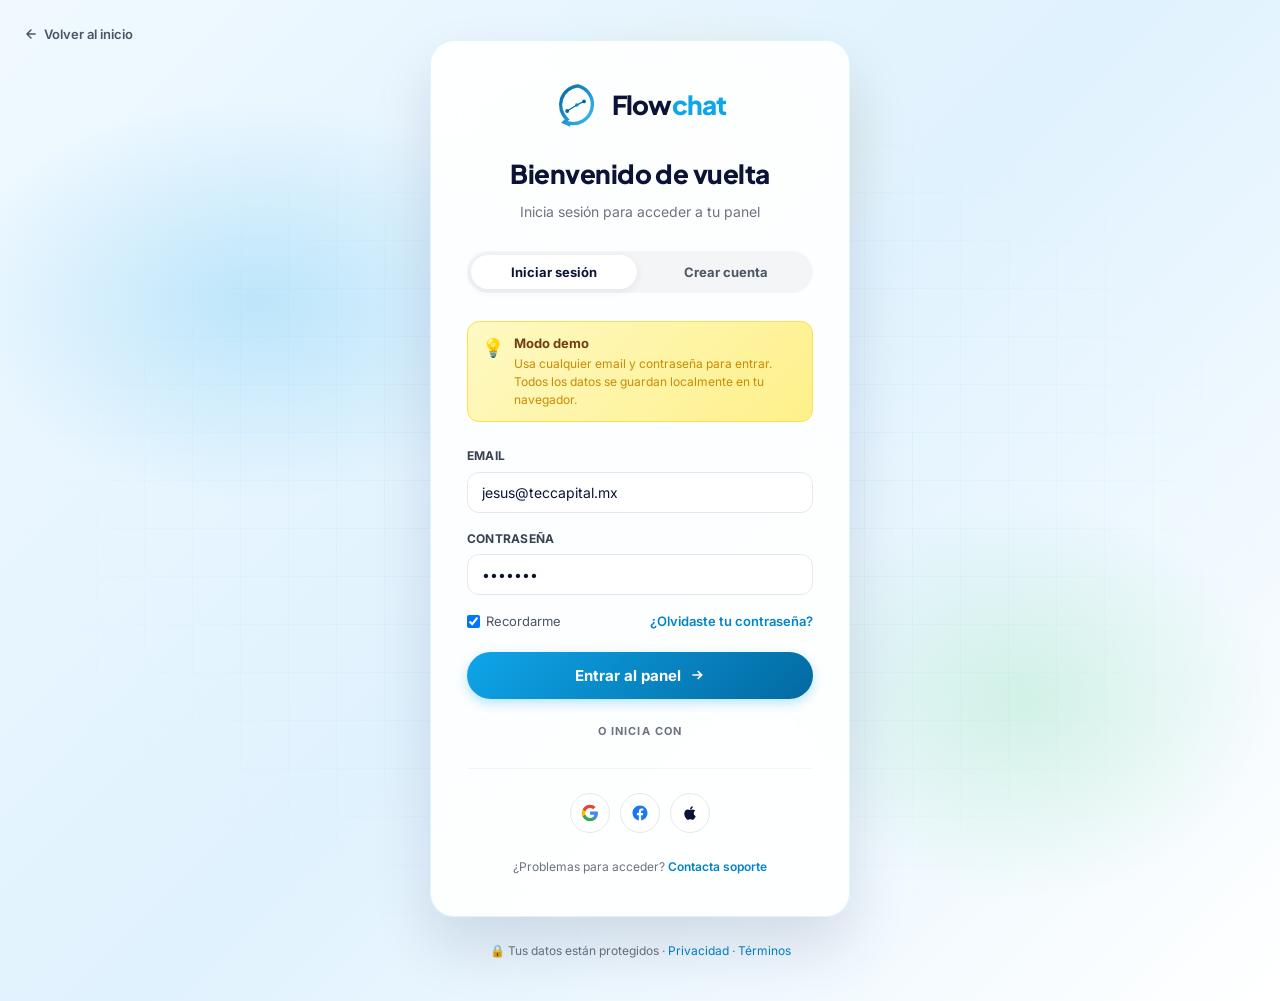
<file: app.html>
<!DOCTYPE html>
<html lang="es">
<head>
<meta charset="UTF-8">
<meta name="viewport" content="width=device-width, initial-scale=1">
<title>Flowchat · Panel CRM</title>
<link rel="preconnect" href="https://fonts.googleapis.com">
<link rel="preconnect" href="https://fonts.gstatic.com" crossorigin>
<link href="https://fonts.googleapis.com/css2?family=Plus+Jakarta+Sans:wght@400;500;600;700;800;900&family=Inter:wght@400;500;600;700&family=JetBrains+Mono:wght@400;500;600;700&display=swap" rel="stylesheet">
<link rel="stylesheet" href="assets/common.css">
<link rel="stylesheet" href="assets/app.css">
</head>
<body>

<div class="app-shell">
  <aside class="sidebar"></aside>
  <div class="main">
    <div class="topbar"></div>
    <div id="view-dashboard" class="view"><div class="view-inner"></div></div>
    <div id="view-chat" class="view"><div class="view-inner"></div></div>
    <div id="view-embudos" class="view"><div class="view-inner"></div></div>
    <div id="view-contactos" class="view"><div class="view-inner"></div></div>
    <div id="view-campanas" class="view"><div class="view-inner"></div></div>
    <div id="view-automatizaciones" class="view"><div class="view-inner"></div></div>
    <div id="view-analitica" class="view"><div class="view-inner"></div></div>
    <div id="view-archivados" class="view"><div class="view-inner"></div></div>
    <div id="view-ajustes" class="view"><div class="view-inner"></div></div>
  </div>
</div>

<script src="assets/db.js"></script>
<script src="assets/app.js"></script>

</body>
</html>
</file>
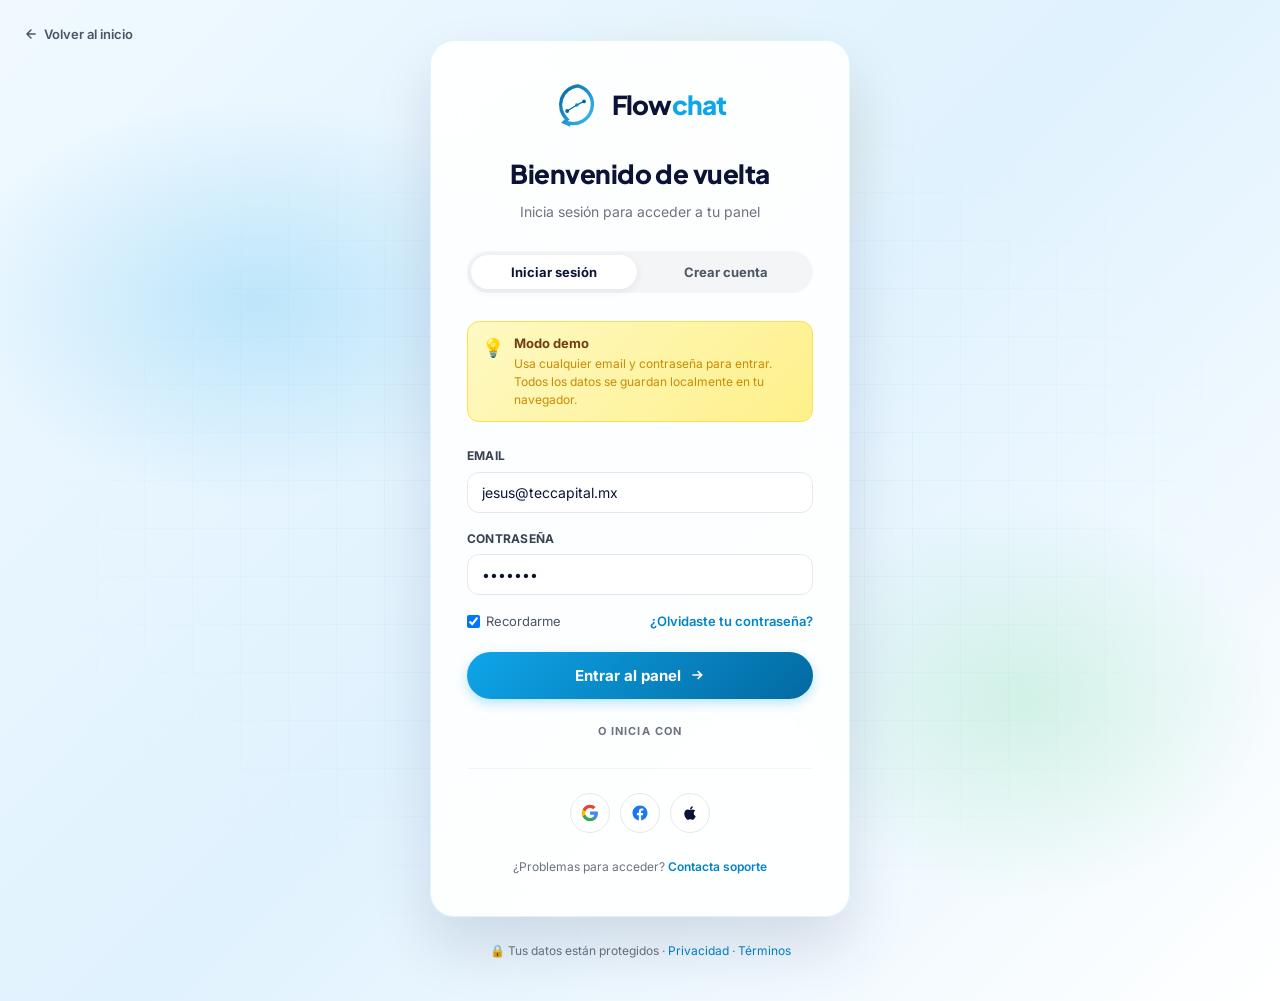
<file: login.html>
<!DOCTYPE html>
<html lang="es">
<head>
<meta charset="UTF-8">
<meta name="viewport" content="width=device-width, initial-scale=1">
<title>Iniciar sesión · Flowchat</title>
<link rel="preconnect" href="https://fonts.googleapis.com">
<link rel="preconnect" href="https://fonts.gstatic.com" crossorigin>
<link href="https://fonts.googleapis.com/css2?family=Plus+Jakarta+Sans:wght@400;500;600;700;800;900&family=Inter:wght@400;500;600;700&family=JetBrains+Mono:wght@400;500;600;700&display=swap" rel="stylesheet">
<link rel="stylesheet" href="assets/common.css">
<style>
body{min-height:100vh;display:flex;background:linear-gradient(135deg,#F0F9FF 0%,#E0F2FE 50%,#FFFFFF 100%);position:relative;overflow:hidden}
body::before{content:'';position:absolute;inset:0;background-image:linear-gradient(to right,rgba(14,165,233,.06) 1px,transparent 1px),linear-gradient(to bottom,rgba(14,165,233,.06) 1px,transparent 1px);background-size:48px 48px;mask-image:radial-gradient(ellipse at center,black 20%,transparent 70%);-webkit-mask-image:radial-gradient(ellipse at center,black 20%,transparent 70%)}
body::after{content:'';position:absolute;inset:0;background:radial-gradient(ellipse 600px 400px at 20% 30%,rgba(14,165,233,.2),transparent 50%),radial-gradient(ellipse 500px 400px at 80% 70%,rgba(34,197,94,.15),transparent 50%),radial-gradient(ellipse 400px 300px at 55% 15%,rgba(250,204,21,.12),transparent 50%)}

.login-wrap{max-width:460px;width:100%;margin:auto;padding:40px 20px;position:relative;z-index:2}

.login-card{background:rgba(255,255,255,.92);backdrop-filter:blur(20px);border:1px solid rgba(14,165,233,.12);border-radius:24px;padding:40px 36px;box-shadow:0 30px 60px rgba(11,20,55,.12)}

.login-logo{display:flex;align-items:center;justify-content:center;gap:10px;margin-bottom:24px}
.login-logo-mark{width:48px;height:48px}
.login-logo-text{font-family:var(--font-display);font-size:26px;font-weight:900;letter-spacing:-.03em}
.login-logo-text .flow{color:var(--navy-900)}
.login-logo-text .chat{color:var(--sky-500)}

.login-title{font-family:var(--font-display);font-size:26px;font-weight:800;text-align:center;letter-spacing:-.02em;color:var(--navy-900);margin-bottom:6px}
.login-sub{text-align:center;color:var(--stone-500);font-size:14px;margin-bottom:28px}

.login-tabs{display:flex;gap:6px;background:var(--stone-100);padding:4px;border-radius:var(--radius-full);margin-bottom:28px}
.login-tab{flex:1;padding:9px;font-size:13px;font-weight:700;color:var(--stone-600);border-radius:var(--radius-full);border:none;cursor:pointer;background:transparent;font-family:inherit;transition:all .2s}
.login-tab.active{background:white;color:var(--navy-900);box-shadow:0 2px 8px rgba(11,20,55,.08)}

.demo-alert{background:linear-gradient(135deg,var(--yellow-100),var(--yellow-200));border:1px solid var(--yellow-300);border-radius:var(--radius-md);padding:12px 14px;font-size:12px;color:var(--yellow-600);line-height:1.5;margin-bottom:24px;display:flex;gap:10px;align-items:flex-start}
.demo-alert strong{color:#713F12;display:block;margin-bottom:2px;font-size:13px}
.demo-alert-icon{font-size:18px;flex-shrink:0}

.login-footer{text-align:center;margin-top:24px;font-size:12px;color:var(--stone-500)}
.login-footer a{color:var(--sky-600);font-weight:600}

.login-channels{display:flex;justify-content:center;gap:10px;margin-top:28px;padding-top:24px;border-top:1px solid var(--stone-100)}
.login-channels-label{text-align:center;font-size:11px;color:var(--stone-500);text-transform:uppercase;letter-spacing:.1em;font-weight:700;margin-bottom:12px;margin-top:24px}
.login-channel{width:40px;height:40px;border-radius:50%;border:1px solid var(--stone-200);display:flex;align-items:center;justify-content:center;transition:all .2s;cursor:pointer;background:white}
.login-channel:hover{border-color:var(--sky-400);transform:translateY(-2px)}
.login-channel svg{width:18px;height:18px}

.back-link{position:absolute;top:24px;left:24px;display:inline-flex;align-items:center;gap:6px;color:var(--stone-600);font-size:13px;font-weight:600;z-index:10}
.back-link:hover{color:var(--sky-700)}
.back-link svg{width:14px;height:14px}
</style>
</head>
<body>

<a href="index.html" class="back-link">
  <svg viewBox="0 0 24 24" fill="none" stroke="currentColor" stroke-width="2.5" stroke-linecap="round" stroke-linejoin="round"><path d="M19 12H5M12 19l-7-7 7-7"/></svg>
  Volver al inicio
</a>

<div class="login-wrap">
  <div class="login-card">
    <div class="login-logo">
      <div class="login-logo-mark">
        <svg viewBox="0 0 200 200" fill="none">
          <defs><linearGradient id="logoG" x1="0" y1="0" x2="1" y2="1"><stop offset="0%" stop-color="#0369A1"/><stop offset="100%" stop-color="#38BDF8"/></linearGradient></defs>
          <path d="M100 20 A80 80 0 1 1 60 175 L60 180 L42 172 L55 160 A80 80 0 0 1 100 20 Z" stroke="url(#logoG)" stroke-width="14" stroke-linecap="round" fill="none"/>
          <circle cx="55" cy="125" r="8" fill="#0369A1"/><circle cx="95" cy="100" r="8" fill="#38BDF8"/><circle cx="125" cy="85" r="8" fill="#0369A1"/>
          <path d="M55 125 L95 100 L125 85" stroke="#0369A1" stroke-width="5" stroke-linecap="round"/>
        </svg>
      </div>
      <div class="login-logo-text"><span class="flow">Flow</span><span class="chat">chat</span></div>
    </div>

    <h1 class="login-title">Bienvenido de vuelta</h1>
    <p class="login-sub">Inicia sesión para acceder a tu panel</p>

    <div class="login-tabs">
      <button class="login-tab active" data-tab="login">Iniciar sesión</button>
      <button class="login-tab" data-tab="signup">Crear cuenta</button>
    </div>

    <div class="demo-alert">
      <span class="demo-alert-icon">💡</span>
      <div>
        <strong>Modo demo</strong>
        Usa cualquier email y contraseña para entrar. Todos los datos se guardan localmente en tu navegador.
      </div>
    </div>

    <form id="login-form">
      <div class="form-group">
        <label class="form-label">Email</label>
        <input type="email" class="form-input" id="email" value="jesus@teccapital.mx" required>
      </div>
      <div class="form-group">
        <label class="form-label">Contraseña</label>
        <input type="password" class="form-input" id="password" value="demo123" required>
      </div>
      <div style="display:flex;justify-content:space-between;align-items:center;margin-bottom:20px;font-size:13px">
        <label style="display:inline-flex;align-items:center;gap:6px;color:var(--stone-600);cursor:pointer">
          <input type="checkbox" checked> Recordarme
        </label>
        <a href="#" style="color:var(--sky-600);font-weight:600">¿Olvidaste tu contraseña?</a>
      </div>
      <button type="submit" class="btn btn-primary btn-lg" style="width:100%;justify-content:center">
        Entrar al panel
        <svg viewBox="0 0 24 24" fill="none" stroke="currentColor" stroke-width="2.5"><path d="M5 12h14M13 6l6 6-6 6"/></svg>
      </button>
    </form>

    <div class="login-channels-label">O inicia con</div>
    <div class="login-channels">
      <a class="login-channel" id="login-google" title="Google">
        <svg viewBox="0 0 24 24"><path fill="#4285F4" d="M22.56 12.25c0-.78-.07-1.53-.2-2.25H12v4.26h5.92c-.26 1.37-1.04 2.53-2.21 3.31v2.77h3.57c2.08-1.92 3.28-4.74 3.28-8.09z"/><path fill="#34A853" d="M12 23c2.97 0 5.46-.98 7.28-2.66l-3.57-2.77c-.98.66-2.23 1.06-3.71 1.06-2.86 0-5.29-1.93-6.16-4.53H2.18v2.84C3.99 20.53 7.7 23 12 23z"/><path fill="#FBBC05" d="M5.84 14.09c-.22-.66-.35-1.36-.35-2.09s.13-1.43.35-2.09V7.07H2.18C1.43 8.55 1 10.22 1 12s.43 3.45 1.18 4.93l2.85-2.22.81-.62z"/><path fill="#EA4335" d="M12 5.38c1.62 0 3.06.56 4.21 1.64l3.15-3.15C17.45 2.09 14.97 1 12 1 7.7 1 3.99 3.47 2.18 7.07l3.66 2.84c.87-2.6 3.3-4.53 6.16-4.53z"/></svg>
      </a>
      <a class="login-channel" id="login-fb" title="Facebook">
        <svg viewBox="0 0 24 24" fill="#1877F2"><path d="M22 12c0-5.5-4.5-10-10-10S2 6.5 2 12c0 5 3.7 9.1 8.4 9.9v-7H7.9V12h2.5V9.8c0-2.5 1.5-3.9 3.8-3.9 1.1 0 2.2.2 2.2.2v2.5H15c-1.2 0-1.6.8-1.6 1.6V12h2.8l-.4 2.9h-2.3v7C18.3 21.1 22 17 22 12z"/></svg>
      </a>
      <a class="login-channel" id="login-apple" title="Apple">
        <svg viewBox="0 0 24 24" fill="currentColor"><path d="M17.05 20.28c-.98.95-2.05.8-3.08.35-1.09-.46-2.09-.48-3.24 0-1.44.62-2.2.44-3.06-.35C2.79 15.25 3.51 7.59 9.05 7.31c1.35.07 2.29.74 3.08.8 1.18-.24 2.31-.93 3.57-.84 1.51.12 2.65.72 3.4 1.8-3.12 1.87-2.38 5.98.48 7.13-.57 1.5-1.31 2.99-2.54 4.09l.01-.01zM12.03 7.25c-.15-2.23 1.66-4.07 3.74-4.25.29 2.58-2.34 4.5-3.74 4.25z"/></svg>
      </a>
    </div>

    <div class="login-footer">
      ¿Problemas para acceder? <a href="#">Contacta soporte</a>
    </div>
  </div>

  <div style="text-align:center;margin-top:24px;font-size:12px;color:var(--stone-500)">
    🔒 Tus datos están protegidos · <a href="#" style="color:var(--sky-600)">Privacidad</a> · <a href="#" style="color:var(--sky-600)">Términos</a>
  </div>
</div>

<script>
const doLogin = () => {
  localStorage.setItem('flowchat_session', 'true');
  window.location.href = 'app.html';
};

document.getElementById('login-form').addEventListener('submit', e => {
  e.preventDefault();
  const email = document.getElementById('email').value;
  const pwd = document.getElementById('password').value;
  if (!email || !pwd) return;
  doLogin();
});

document.querySelectorAll('.login-tab').forEach(t => {
  t.addEventListener('click', () => {
    document.querySelectorAll('.login-tab').forEach(x => x.classList.remove('active'));
    t.classList.add('active');
    document.querySelector('.login-title').textContent = t.dataset.tab === 'signup' ? 'Crea tu cuenta' : 'Bienvenido de vuelta';
    document.querySelector('.login-sub').textContent = t.dataset.tab === 'signup' ? 'Empieza tu prueba gratis de 14 días' : 'Inicia sesión para acceder a tu panel';
    document.querySelector('button[type=submit]').firstChild.textContent = t.dataset.tab === 'signup' ? 'Crear cuenta gratis ' : 'Entrar al panel ';
  });
});

['login-google','login-fb','login-apple'].forEach(id => {
  document.getElementById(id).addEventListener('click', e => { e.preventDefault(); doLogin(); });
});

// Si ya hay sesión, redirigir directo
if (localStorage.getItem('flowchat_session')) {
  window.location.href = 'app.html';
}
</script>

</body>
</html>
</file>
<file: assets/common.css>
/* ═══ FLOWCHAT DESIGN SYSTEM ═══ */
:root{
  --sky-50:#F0F9FF;--sky-100:#E0F2FE;--sky-200:#BAE6FD;--sky-300:#7DD3FC;--sky-400:#38BDF8;--sky-500:#0EA5E9;--sky-600:#0284C7;--sky-700:#0369A1;--sky-800:#075985;--sky-900:#0C4A6E;--sky-950:#082F49;
  --yellow-100:#FEF9C3;--yellow-200:#FEF08A;--yellow-300:#FDE047;--yellow-400:#FACC15;--yellow-500:#EAB308;--yellow-600:#CA8A04;
  --green-50:#F0FDF4;--green-100:#DCFCE7;--green-200:#BBF7D0;--green-300:#86EFAC;--green-400:#4ADE80;--green-500:#22C55E;--green-600:#16A34A;--green-700:#15803D;
  --red-50:#FEF2F2;--red-100:#FEE2E2;--red-400:#F87171;--red-500:#EF4444;--red-600:#DC2626;
  --violet-100:#EDE9FE;--violet-300:#C4B5FD;--violet-500:#8B5CF6;--violet-600:#7C3AED;--violet-700:#6D28D9;
  --orange-100:#FFEDD5;--orange-300:#FDBA74;--orange-500:#F97316;
  --navy-900:#0B1437;--navy-800:#111E4F;--navy-700:#1E3A8A;
  --stone-50:#FAFAFA;--stone-100:#F4F5F7;--stone-200:#E5E7EB;--stone-300:#D1D5DB;--stone-400:#9CA3AF;--stone-500:#6B7280;--stone-600:#4B5563;--stone-700:#374151;--stone-800:#1F2937;--stone-900:#111827;
  --font-display:'Plus Jakarta Sans',-apple-system,BlinkMacSystemFont,'Segoe UI',sans-serif;
  --font-body:'Inter',-apple-system,BlinkMacSystemFont,'Segoe UI',sans-serif;
  --font-mono:'JetBrains Mono',ui-monospace,Menlo,monospace;
  --radius-sm:8px;--radius-md:12px;--radius-lg:18px;--radius-xl:24px;--radius-full:100px;
  --shadow-sm:0 2px 8px rgba(11,20,55,.06);
  --shadow-md:0 8px 24px rgba(11,20,55,.1);
  --shadow-lg:0 20px 40px rgba(11,20,55,.15);
}
*{box-sizing:border-box;margin:0;padding:0}
html{scroll-behavior:smooth}
body{font-family:var(--font-body);color:var(--navy-900);background:#FAFDFF;-webkit-font-smoothing:antialiased;line-height:1.6}
a{text-decoration:none;color:inherit}
button{font-family:inherit;cursor:pointer;border:none;background:none}
input,select,textarea{font-family:inherit}

/* LOGO */
.logo{display:inline-flex;align-items:center;gap:10px}
.logo-mark{width:32px;height:32px;flex-shrink:0}
.logo-text{font-family:var(--font-display);font-size:20px;font-weight:800;letter-spacing:-.03em}
.logo-text .flow{color:var(--navy-900)}
.logo-text .chat{color:var(--sky-500)}

/* BOTONES */
.btn{display:inline-flex;align-items:center;justify-content:center;gap:8px;padding:11px 20px;border-radius:var(--radius-full);font-weight:700;font-size:14px;transition:all .25s;cursor:pointer;border:none;white-space:nowrap;font-family:inherit}
.btn-primary{background:linear-gradient(135deg,var(--sky-500),var(--sky-700));color:white;box-shadow:0 4px 12px rgba(14,165,233,.3)}
.btn-primary:hover{transform:translateY(-2px);box-shadow:0 8px 20px rgba(14,165,233,.4)}
.btn-yellow{background:linear-gradient(135deg,var(--yellow-300),var(--yellow-500));color:var(--navy-900);box-shadow:0 4px 14px rgba(234,179,8,.35)}
.btn-yellow:hover{transform:translateY(-2px) scale(1.02);box-shadow:0 10px 24px rgba(234,179,8,.5)}
.btn-ghost{background:transparent;color:var(--stone-700);border:1px solid var(--stone-200)}
.btn-ghost:hover{border-color:var(--sky-400);color:var(--sky-700);background:var(--sky-50)}
.btn-danger{background:var(--red-500);color:white}
.btn-danger:hover{background:var(--red-600)}
.btn-sm{padding:7px 14px;font-size:12px}
.btn-lg{padding:14px 28px;font-size:15px}
.btn svg{width:16px;height:16px}
.btn-icon{width:36px;height:36px;border-radius:50%;padding:0;background:transparent;color:var(--stone-600);flex-shrink:0;transition:all .2s}
.btn-icon:hover{background:var(--stone-100);color:var(--navy-900)}
.btn-icon svg{width:18px;height:18px}

/* STAGE PILLS */
.stage-pill{display:inline-flex;align-items:center;gap:6px;padding:3px 10px;border-radius:var(--radius-full);font-size:11px;font-weight:700;letter-spacing:.02em}
.stage-pill::before{content:'';width:6px;height:6px;border-radius:50%}
.stage-nuevo{background:var(--stone-100);color:var(--stone-700)}.stage-nuevo::before{background:var(--stone-500)}
.stage-interesado{background:var(--yellow-100);color:var(--yellow-600)}.stage-interesado::before{background:var(--yellow-500)}
.stage-cotizado{background:var(--sky-100);color:var(--sky-700)}.stage-cotizado::before{background:var(--sky-500)}
.stage-pagado{background:var(--green-100);color:var(--green-700)}.stage-pagado::before{background:var(--green-500)}
.stage-perdido{background:var(--red-100);color:var(--red-600)}.stage-perdido::before{background:var(--red-500)}
.stage-pendiente{background:var(--orange-100);color:var(--orange-500)}.stage-pendiente::before{background:var(--orange-500)}

/* TOGGLE */
.toggle{position:relative;display:inline-block;width:44px;height:24px;flex-shrink:0}
.toggle input{opacity:0;width:0;height:0;position:absolute}
.toggle-slider{position:absolute;cursor:pointer;inset:0;background:var(--stone-300);border-radius:24px;transition:.25s}
.toggle-slider::before{position:absolute;content:'';height:18px;width:18px;left:3px;bottom:3px;background:white;border-radius:50%;transition:.25s;box-shadow:0 2px 4px rgba(0,0,0,.2)}
.toggle input:checked + .toggle-slider{background:linear-gradient(135deg,var(--sky-500),var(--sky-700))}
.toggle input:checked + .toggle-slider::before{transform:translateX(20px)}

/* FORMS */
.form-group{margin-bottom:16px}
.form-label{display:block;font-size:12px;font-weight:700;color:var(--stone-700);margin-bottom:6px;letter-spacing:.02em;text-transform:uppercase}
.form-input,.form-select,.form-textarea{width:100%;padding:11px 14px;border:1px solid var(--stone-200);border-radius:var(--radius-md);font-size:14px;background:white;color:var(--navy-900);transition:all .2s;font-family:inherit}
.form-input:focus,.form-select:focus,.form-textarea:focus{outline:none;border-color:var(--sky-500);box-shadow:0 0 0 3px rgba(14,165,233,.12)}
.form-textarea{min-height:90px;resize:vertical}
.form-hint{font-size:12px;color:var(--stone-500);margin-top:4px}

/* TOAST */
.toast-container{position:fixed;top:20px;right:20px;z-index:10000;display:flex;flex-direction:column;gap:10px;pointer-events:none}
.toast{background:white;border-radius:var(--radius-md);padding:14px 18px;box-shadow:0 12px 30px rgba(11,20,55,.18);display:flex;align-items:center;gap:12px;min-width:280px;max-width:400px;border-left:4px solid var(--sky-500);pointer-events:auto;animation:slideInRight .3s ease;font-size:14px;color:var(--navy-900);font-weight:500}
.toast.success{border-left-color:var(--green-500)}
.toast.warning{border-left-color:var(--yellow-500)}
.toast.error{border-left-color:var(--red-500)}
.toast-icon{width:20px;height:20px;flex-shrink:0}
.toast.success .toast-icon{color:var(--green-500)}
.toast.warning .toast-icon{color:var(--yellow-500)}
.toast.error .toast-icon{color:var(--red-500)}
.toast.info .toast-icon{color:var(--sky-500)}
@keyframes slideInRight{from{opacity:0;transform:translateX(30px)}to{opacity:1;transform:translateX(0)}}
@keyframes slideOutRight{to{opacity:0;transform:translateX(30px)}}
.toast.out{animation:slideOutRight .25s ease forwards}

/* MODAL */
.modal-backdrop{position:fixed;inset:0;background:rgba(11,20,55,.55);backdrop-filter:blur(4px);z-index:9000;display:flex;align-items:center;justify-content:center;padding:20px;animation:fadeIn .2s}
.modal-content{background:white;border-radius:var(--radius-xl);max-width:520px;width:100%;max-height:90vh;overflow-y:auto;box-shadow:0 30px 60px rgba(0,0,0,.3);animation:modalSlide .3s}
.modal-lg{max-width:780px}
.modal-header{padding:22px 26px;border-bottom:1px solid var(--stone-100);display:flex;justify-content:space-between;align-items:center;position:sticky;top:0;background:white;z-index:1;border-radius:var(--radius-xl) var(--radius-xl) 0 0}
.modal-title{font-family:var(--font-display);font-size:20px;font-weight:800;color:var(--navy-900);letter-spacing:-.02em}
.modal-body{padding:24px 26px}
.modal-footer{padding:18px 26px;border-top:1px solid var(--stone-100);display:flex;gap:10px;justify-content:flex-end}
.modal-close{width:34px;height:34px;border-radius:50%;background:var(--stone-100);color:var(--stone-600);display:flex;align-items:center;justify-content:center;cursor:pointer;border:none;transition:all .2s}
.modal-close:hover{background:var(--red-100);color:var(--red-600)}
@keyframes fadeIn{from{opacity:0}to{opacity:1}}
@keyframes modalSlide{from{transform:translateY(20px);opacity:0}to{transform:translateY(0);opacity:1}}

/* WA FLOAT GLOBAL */
.wa-float{position:fixed;bottom:22px;right:22px;z-index:9998;width:56px;height:56px;background:#25D366;border-radius:50%;display:flex;align-items:center;justify-content:center;box-shadow:0 8px 24px rgba(37,211,102,.5);transition:transform .25s;color:white}
.wa-float:hover{transform:scale(1.1) rotate(6deg)}
.wa-float svg{width:28px;height:28px}
.wa-float::before{content:'';position:absolute;inset:-5px;border-radius:50%;background:rgba(37,211,102,.4);animation:pulse-wa 2s ease-in-out infinite;z-index:-1}
@keyframes pulse-wa{0%,100%{transform:scale(1);opacity:.6}50%{transform:scale(1.2);opacity:0}}

/* BADGE */
.badge{display:inline-flex;align-items:center;gap:4px;padding:2px 8px;border-radius:var(--radius-full);font-size:10px;font-weight:700;letter-spacing:.04em}
.badge-yellow{background:var(--yellow-300);color:var(--navy-900)}
.badge-green{background:var(--green-100);color:var(--green-700)}
.badge-red{background:var(--red-100);color:var(--red-600)}
.badge-sky{background:var(--sky-100);color:var(--sky-700)}
.badge-violet{background:var(--violet-100);color:var(--violet-700)}

/* AVATAR */
.avatar{width:40px;height:40px;border-radius:50%;background:linear-gradient(135deg,var(--sky-400),var(--sky-700));color:white;display:inline-flex;align-items:center;justify-content:center;font-family:var(--font-display);font-weight:700;font-size:14px;flex-shrink:0;position:relative;overflow:hidden}
.avatar-sm{width:32px;height:32px;font-size:12px}
.avatar-lg{width:56px;height:56px;font-size:18px}
.avatar-xl{width:72px;height:72px;font-size:22px}
.avatar-online::after{content:'';position:absolute;bottom:0;right:0;width:10px;height:10px;background:var(--green-500);border-radius:50%;border:2px solid white}

/* UTILS */
.text-center{text-align:center}.text-right{text-align:right}
.flex{display:flex}.inline-flex{display:inline-flex}
.items-center{align-items:center}.justify-between{justify-content:space-between}.justify-center{justify-content:center}
.gap-2{gap:8px}.gap-3{gap:12px}.gap-4{gap:16px}
.mt-2{margin-top:8px}.mt-4{margin-top:16px}.mt-6{margin-top:24px}
.mb-2{margin-bottom:8px}.mb-4{margin-bottom:16px}.mb-6{margin-bottom:24px}
.hidden{display:none !important}
.scroll-hide::-webkit-scrollbar{display:none}
.scroll-hide{scrollbar-width:none}

/* SCROLLBARS */
::-webkit-scrollbar{width:8px;height:8px}
::-webkit-scrollbar-track{background:transparent}
::-webkit-scrollbar-thumb{background:var(--stone-300);border-radius:4px}
::-webkit-scrollbar-thumb:hover{background:var(--stone-400)}
</file>
<file: assets/app.css>
/* ═══ FLOWCHAT CRM PANEL ═══ */

body{background:#F5F7FA;overflow:hidden}

.app-shell{display:grid;grid-template-columns:260px 1fr;height:100vh;overflow:hidden}

/* SIDEBAR */
.sidebar{background:linear-gradient(180deg,var(--navy-900),var(--sky-950));color:white;display:flex;flex-direction:column;padding:20px 0;overflow-y:auto;position:relative}
.sidebar-logo{padding:0 24px 24px;border-bottom:1px solid rgba(255,255,255,.08);margin-bottom:18px;display:flex;align-items:center;gap:10px}
.sidebar-logo-mark{width:32px;height:32px}
.sidebar-logo-text{font-family:var(--font-display);font-size:20px;font-weight:800;letter-spacing:-.03em;color:white}
.sidebar-logo-text .chat{color:var(--sky-400)}

.sidebar-section-label{font-family:var(--font-mono);font-size:10px;font-weight:700;letter-spacing:.12em;color:rgba(255,255,255,.4);padding:12px 24px 6px;text-transform:uppercase}

.sidebar-nav{flex:1;padding:0 12px}
.sidebar-item{display:flex;align-items:center;gap:12px;padding:11px 14px;border-radius:var(--radius-md);color:rgba(255,255,255,.75);font-size:14px;font-weight:500;margin-bottom:2px;cursor:pointer;transition:all .2s;border:none;background:none;width:100%;text-align:left;font-family:inherit;position:relative}
.sidebar-item:hover{background:rgba(255,255,255,.06);color:white}
.sidebar-item.active{background:linear-gradient(135deg,var(--sky-500),var(--sky-700));color:white;box-shadow:0 4px 12px rgba(14,165,233,.25)}
.sidebar-item svg{width:18px;height:18px;flex-shrink:0}
.sidebar-item-badge{margin-left:auto;background:var(--yellow-400);color:var(--navy-900);font-size:10px;font-weight:800;padding:2px 7px;border-radius:var(--radius-full)}
.sidebar-item.active .sidebar-item-badge{background:white;color:var(--sky-700)}

.sidebar-user{padding:14px 16px;margin:16px 12px 0;background:rgba(255,255,255,.06);border-radius:var(--radius-lg);display:flex;align-items:center;gap:10px;cursor:pointer;transition:all .2s}
.sidebar-user:hover{background:rgba(255,255,255,.1)}
.sidebar-user-info{flex:1;min-width:0}
.sidebar-user-name{font-size:13px;font-weight:700;color:white;white-space:nowrap;overflow:hidden;text-overflow:ellipsis}
.sidebar-user-role{font-size:11px;color:rgba(255,255,255,.5)}
.sidebar-user svg{width:16px;height:16px;color:rgba(255,255,255,.5)}

/* MAIN */
.main{display:flex;flex-direction:column;overflow:hidden}

/* TOPBAR */
.topbar{display:flex;align-items:center;gap:16px;padding:14px 24px;background:white;border-bottom:1px solid var(--stone-200);height:64px;flex-shrink:0}
.topbar-title{font-family:var(--font-display);font-size:20px;font-weight:800;color:var(--navy-900);letter-spacing:-.02em}
.topbar-subtitle{font-size:13px;color:var(--stone-500)}
.topbar-search{flex:1;max-width:420px;margin:0 16px;position:relative}
.topbar-search input{width:100%;padding:9px 14px 9px 38px;border-radius:var(--radius-full);border:1px solid var(--stone-200);background:var(--stone-50);font-size:13px;transition:all .2s}
.topbar-search input:focus{outline:none;border-color:var(--sky-400);background:white;box-shadow:0 0 0 3px rgba(14,165,233,.1)}
.topbar-search svg{position:absolute;left:14px;top:50%;transform:translateY(-50%);width:16px;height:16px;color:var(--stone-400)}
.topbar-actions{display:flex;align-items:center;gap:8px;margin-left:auto}

/* NOTIFICATIONS DROPDOWN */
.notif-wrap{position:relative}
.notif-btn{position:relative}
.notif-dot{position:absolute;top:6px;right:6px;width:8px;height:8px;background:var(--red-500);border-radius:50%;border:2px solid white}
.notif-dropdown{position:absolute;top:48px;right:0;width:360px;background:white;border:1px solid var(--stone-200);border-radius:var(--radius-lg);box-shadow:0 20px 40px rgba(11,20,55,.15);z-index:100;max-height:500px;overflow-y:auto;display:none}
.notif-dropdown.open{display:block;animation:fadeIn .2s}
.notif-header{padding:14px 18px;border-bottom:1px solid var(--stone-100);display:flex;justify-content:space-between;align-items:center}
.notif-title{font-family:var(--font-display);font-size:15px;font-weight:800;color:var(--navy-900)}
.notif-markall{font-size:11px;color:var(--sky-600);font-weight:700;cursor:pointer;background:none;border:none;font-family:inherit}
.notif-item{padding:12px 18px;border-bottom:1px solid var(--stone-100);cursor:pointer;display:flex;gap:10px;transition:all .2s}
.notif-item:hover{background:var(--stone-50)}
.notif-item.unread{background:var(--sky-50)}
.notif-item-icon{width:30px;height:30px;border-radius:50%;background:var(--sky-100);color:var(--sky-700);display:flex;align-items:center;justify-content:center;flex-shrink:0;font-size:13px}
.notif-item.hot_lead .notif-item-icon{background:var(--red-100);color:var(--red-600)}
.notif-item.alert .notif-item-icon{background:var(--yellow-100);color:var(--yellow-600)}
.notif-item.campaign .notif-item-icon{background:var(--violet-100);color:var(--violet-600)}
.notif-item.sale .notif-item-icon{background:var(--green-100);color:var(--green-700)}
.notif-item-text{font-size:13px;color:var(--navy-900);line-height:1.4;flex:1}
.notif-item-time{font-size:11px;color:var(--stone-500);margin-top:4px}

/* VIEW CONTAINER */
.view{display:none;flex:1;overflow:hidden;flex-direction:column}
.view.active{display:flex}
.view-inner{flex:1;overflow-y:auto;padding:24px}

/* ═══ DASHBOARD ═══ */
.dashboard-hero{background:linear-gradient(135deg,var(--navy-900),var(--sky-900));border-radius:var(--radius-xl);padding:28px;color:white;margin-bottom:20px;position:relative;overflow:hidden}
.dashboard-hero::before{content:'';position:absolute;inset:0;background:radial-gradient(circle at 85% 20%,rgba(14,165,233,.3),transparent 50%)}
.dashboard-hero > *{position:relative}
.dashboard-hero-title{font-family:var(--font-display);font-size:24px;font-weight:800;margin-bottom:6px;letter-spacing:-.02em}
.dashboard-hero-sub{color:rgba(255,255,255,.7);font-size:14px;margin-bottom:20px}
.dashboard-hero-grid{display:grid;grid-template-columns:repeat(4,1fr);gap:16px}
.dashboard-hero-stat{background:rgba(255,255,255,.08);border:1px solid rgba(255,255,255,.1);padding:14px 16px;border-radius:var(--radius-md);backdrop-filter:blur(10px)}
.dashboard-hero-stat-label{font-size:11px;color:rgba(255,255,255,.6);font-weight:600;text-transform:uppercase;letter-spacing:.08em;margin-bottom:4px}
.dashboard-hero-stat-value{font-family:var(--font-display);font-size:24px;font-weight:900;letter-spacing:-.03em}
.dashboard-hero-stat-delta{font-size:11px;color:var(--green-400);font-weight:700;margin-top:2px}

.dashboard-grid{display:grid;grid-template-columns:2fr 1fr;gap:20px;margin-bottom:20px}
.card{background:white;border:1px solid var(--stone-200);border-radius:var(--radius-lg);padding:22px}
.card-header{display:flex;justify-content:space-between;align-items:center;margin-bottom:16px}
.card-title{font-family:var(--font-display);font-size:16px;font-weight:800;color:var(--navy-900);letter-spacing:-.02em}
.card-subtitle{font-size:12px;color:var(--stone-500);margin-top:2px}

.funnel-vertical{display:flex;flex-direction:column;gap:8px}
.funnel-bar{display:flex;align-items:center;gap:12px}
.funnel-bar-label{min-width:100px;font-size:13px;font-weight:600;color:var(--stone-700)}
.funnel-bar-track{flex:1;height:30px;background:var(--stone-100);border-radius:var(--radius-md);overflow:hidden;position:relative}
.funnel-bar-fill{height:100%;border-radius:var(--radius-md);display:flex;align-items:center;justify-content:flex-end;padding-right:10px;color:white;font-weight:700;font-size:12px;transition:width .6s ease}

.integrations-mini{display:grid;grid-template-columns:repeat(2,1fr);gap:10px}
.integ-mini{display:flex;align-items:center;gap:10px;padding:10px;border:1px solid var(--stone-200);border-radius:var(--radius-md);transition:all .2s}
.integ-mini:hover{border-color:var(--sky-300);transform:translateY(-2px)}
.integ-mini-icon{width:34px;height:34px;border-radius:8px;display:flex;align-items:center;justify-content:center;font-size:16px;color:white;font-weight:800;flex-shrink:0}
.integ-mini-info{flex:1;min-width:0}
.integ-mini-name{font-size:13px;font-weight:700;color:var(--navy-900);white-space:nowrap;overflow:hidden;text-overflow:ellipsis}
.integ-mini-status{font-size:10px;font-weight:700;letter-spacing:.04em}
.integ-mini-status.connected{color:var(--green-600)}
.integ-mini-status.disconnected{color:var(--stone-400)}

.cx-ring{display:flex;align-items:center;gap:20px}
.cx-ring-svg{width:120px;height:120px;flex-shrink:0}
.cx-ring-info{flex:1}
.cx-ring-label{font-size:12px;color:var(--stone-500);font-weight:600;letter-spacing:.06em;text-transform:uppercase;margin-bottom:4px}
.cx-ring-title{font-family:var(--font-display);font-size:22px;font-weight:800;color:var(--navy-900);margin-bottom:6px}
.cx-ring-desc{font-size:12px;color:var(--stone-600);line-height:1.5}

.team-list{display:flex;flex-direction:column;gap:10px}
.team-row{display:flex;align-items:center;gap:12px;padding:10px;border-radius:var(--radius-md);transition:all .2s;cursor:pointer}
.team-row:hover{background:var(--stone-50)}
.team-row-info{flex:1;min-width:0}
.team-row-name{font-size:13px;font-weight:700;color:var(--navy-900)}
.team-row-meta{font-size:11px;color:var(--stone-500)}
.team-row-stat{text-align:right}
.team-row-stat-value{font-family:var(--font-display);font-size:16px;font-weight:800;color:var(--navy-900)}
.team-row-stat-label{font-size:10px;color:var(--stone-500);font-weight:600;letter-spacing:.04em;text-transform:uppercase}

/* ═══ CHAT / BANDEJA ═══ */
.chat-layout{display:grid;grid-template-columns:320px 1fr 280px;height:100%;overflow:hidden}

.chat-list{background:white;border-right:1px solid var(--stone-200);display:flex;flex-direction:column}
.chat-list-header{padding:14px 18px;border-bottom:1px solid var(--stone-100)}
.chat-list-tabs{display:flex;gap:4px;margin-top:10px}
.chat-list-tab{padding:6px 12px;border-radius:var(--radius-full);font-size:12px;font-weight:700;color:var(--stone-600);background:var(--stone-100);cursor:pointer;border:none;font-family:inherit;transition:all .2s}
.chat-list-tab.active{background:var(--sky-500);color:white}
.chat-list-scroll{flex:1;overflow-y:auto;padding:6px}
.chat-item{padding:12px;border-radius:var(--radius-md);cursor:pointer;display:flex;gap:10px;margin-bottom:4px;transition:all .15s;border:1px solid transparent}
.chat-item:hover{background:var(--stone-50)}
.chat-item.active{background:var(--sky-50);border-color:var(--sky-200)}
.chat-item-info{flex:1;min-width:0}
.chat-item-top{display:flex;justify-content:space-between;align-items:center;margin-bottom:3px}
.chat-item-name{font-size:13px;font-weight:700;color:var(--navy-900);white-space:nowrap;overflow:hidden;text-overflow:ellipsis}
.chat-item-time{font-size:10px;color:var(--stone-500);flex-shrink:0;margin-left:8px;font-weight:600}
.chat-item-preview{font-size:12px;color:var(--stone-500);white-space:nowrap;overflow:hidden;text-overflow:ellipsis;margin-bottom:4px}
.chat-item-channel-icon{display:inline-flex;align-items:center;gap:3px;font-size:10px;color:var(--stone-500)}
.chat-item-channel-icon svg{width:10px;height:10px}
.chat-item-unread{background:var(--sky-500);color:white;font-size:10px;font-weight:800;padding:2px 7px;border-radius:var(--radius-full);margin-left:auto;flex-shrink:0}

.chat-main{background:#EFEFEC;background-image:radial-gradient(circle at 20% 30%,rgba(14,165,233,.04) 0%,transparent 50%),radial-gradient(circle at 80% 70%,rgba(34,197,94,.04) 0%,transparent 50%);display:flex;flex-direction:column;position:relative}
.chat-main-header{padding:12px 20px;background:white;border-bottom:1px solid var(--stone-200);display:flex;align-items:center;gap:12px;flex-shrink:0}
.chat-main-header-info{flex:1;min-width:0}
.chat-main-header-name{font-family:var(--font-display);font-size:15px;font-weight:800;color:var(--navy-900)}
.chat-main-header-status{font-size:11px;color:var(--green-600);display:flex;align-items:center;gap:4px}
.chat-main-header-status::before{content:'';width:6px;height:6px;background:var(--green-500);border-radius:50%}
.chat-main-header-actions{display:flex;gap:4px}

.chat-messages{flex:1;overflow-y:auto;padding:20px;display:flex;flex-direction:column;gap:4px}
.chat-bubble{max-width:65%;padding:8px 12px;border-radius:8px;font-size:14px;line-height:1.4;box-shadow:0 1px 2px rgba(0,0,0,.1);word-wrap:break-word;position:relative}
.chat-bubble-in{background:white;align-self:flex-start;border-radius:8px 8px 8px 2px;color:var(--navy-900)}
.chat-bubble-out{background:#DCF8C6;align-self:flex-end;border-radius:8px 8px 2px 8px;color:var(--navy-900)}
.chat-bubble-bot{background:linear-gradient(135deg,#E0F2FE,white);align-self:flex-start;border-radius:8px;border:1px solid var(--sky-200);font-style:italic;color:var(--sky-800)}
.chat-bubble-time{font-size:10px;color:rgba(0,0,0,.4);margin-top:3px;text-align:right}
.chat-bubble-in .chat-bubble-time{text-align:left}
.chat-date-sep{align-self:center;background:rgba(255,255,255,.8);padding:4px 12px;border-radius:var(--radius-full);font-size:11px;color:var(--stone-600);font-weight:600;margin:10px 0}

.chat-composer{padding:12px 16px;background:white;border-top:1px solid var(--stone-200);display:flex;gap:10px;align-items:flex-end;flex-shrink:0}
.chat-composer-input{flex:1;padding:10px 14px;border:1px solid var(--stone-200);border-radius:var(--radius-full);font-size:14px;resize:none;max-height:100px;font-family:inherit}
.chat-composer-input:focus{outline:none;border-color:var(--sky-400)}
.chat-composer-send{width:42px;height:42px;border-radius:50%;background:linear-gradient(135deg,var(--sky-500),var(--sky-700));color:white;display:flex;align-items:center;justify-content:center;cursor:pointer;border:none;flex-shrink:0;transition:all .2s}
.chat-composer-send:hover{transform:scale(1.05)}
.chat-composer-send svg{width:18px;height:18px}

.chat-detail{background:white;border-left:1px solid var(--stone-200);padding:20px;overflow-y:auto}
.chat-detail-header{text-align:center;padding-bottom:20px;border-bottom:1px solid var(--stone-100)}
.chat-detail-name{font-family:var(--font-display);font-size:16px;font-weight:800;color:var(--navy-900);margin-top:10px}
.chat-detail-sub{font-size:12px;color:var(--stone-500);margin-top:3px}
.chat-detail-section{padding:16px 0;border-bottom:1px solid var(--stone-100)}
.chat-detail-section:last-child{border-bottom:none}
.chat-detail-section-title{font-family:var(--font-mono);font-size:10px;font-weight:700;color:var(--stone-500);text-transform:uppercase;letter-spacing:.12em;margin-bottom:10px}
.chat-detail-row{display:flex;justify-content:space-between;font-size:13px;margin-bottom:6px}
.chat-detail-row-label{color:var(--stone-500)}
.chat-detail-row-value{font-weight:700;color:var(--navy-900)}
.chat-detail-tags{display:flex;flex-wrap:wrap;gap:4px}
.chat-detail-tag{background:var(--stone-100);padding:3px 9px;border-radius:var(--radius-full);font-size:11px;color:var(--stone-700);font-weight:600}
.chat-detail-notes{background:var(--yellow-100);padding:10px;border-radius:var(--radius-md);font-size:12px;color:var(--stone-700);line-height:1.5;border-left:3px solid var(--yellow-500)}

.chat-empty{display:flex;flex-direction:column;align-items:center;justify-content:center;height:100%;text-align:center;padding:40px;color:var(--stone-500)}
.chat-empty svg{width:80px;height:80px;color:var(--stone-300);margin-bottom:20px}
.chat-empty-title{font-family:var(--font-display);font-size:18px;font-weight:700;color:var(--stone-600);margin-bottom:6px}
.chat-empty-sub{font-size:13px}

/* ═══ EMBUDOS (KANBAN) ═══ */
.kanban{display:grid;grid-template-columns:repeat(5,1fr);gap:14px;height:100%;overflow:hidden}
.kanban-col{background:#F4F5F7;border-radius:var(--radius-lg);display:flex;flex-direction:column;overflow:hidden}
.kanban-col-header{padding:12px 14px;display:flex;align-items:center;justify-content:space-between;border-bottom:2px solid;background:white;border-radius:var(--radius-lg) var(--radius-lg) 0 0}
.kanban-col-title{display:flex;align-items:center;gap:8px;font-family:var(--font-display);font-size:13px;font-weight:800;color:var(--navy-900)}
.kanban-col-count{background:var(--stone-100);color:var(--stone-700);font-size:11px;font-weight:800;padding:2px 8px;border-radius:var(--radius-full)}
.kanban-col-dot{width:8px;height:8px;border-radius:50%}
.kanban-col-body{flex:1;overflow-y:auto;padding:10px;display:flex;flex-direction:column;gap:8px}
.kanban-card{background:white;border:1px solid var(--stone-200);border-radius:var(--radius-md);padding:12px;cursor:grab;transition:all .15s;user-select:none}
.kanban-card:hover{box-shadow:0 6px 16px rgba(11,20,55,.1);transform:translateY(-2px)}
.kanban-card.dragging{opacity:.5;cursor:grabbing}
.kanban-card-name{font-size:13px;font-weight:700;color:var(--navy-900);margin-bottom:4px}
.kanban-card-meta{font-size:11px;color:var(--stone-500);display:flex;justify-content:space-between;align-items:center;margin-bottom:6px}
.kanban-card-value{font-family:var(--font-display);font-size:14px;font-weight:800;color:var(--green-600)}
.kanban-card-tags{display:flex;flex-wrap:wrap;gap:4px;margin-top:6px}
.kanban-card-tag{background:var(--sky-50);color:var(--sky-700);padding:1px 7px;border-radius:var(--radius-full);font-size:10px;font-weight:600}
.kanban-col.drag-over .kanban-col-body{background:rgba(14,165,233,.05);border:2px dashed var(--sky-400)}
.kanban-col[data-stage="nuevo"] .kanban-col-header{border-color:var(--stone-400)}
.kanban-col[data-stage="nuevo"] .kanban-col-dot{background:var(--stone-500)}
.kanban-col[data-stage="interesado"] .kanban-col-header{border-color:var(--yellow-500)}
.kanban-col[data-stage="interesado"] .kanban-col-dot{background:var(--yellow-500)}
.kanban-col[data-stage="cotizado"] .kanban-col-header{border-color:var(--sky-500)}
.kanban-col[data-stage="cotizado"] .kanban-col-dot{background:var(--sky-500)}
.kanban-col[data-stage="pagado"] .kanban-col-header{border-color:var(--green-500)}
.kanban-col[data-stage="pagado"] .kanban-col-dot{background:var(--green-500)}
.kanban-col[data-stage="perdido"] .kanban-col-header{border-color:var(--red-500)}
.kanban-col[data-stage="perdido"] .kanban-col-dot{background:var(--red-500)}
.kanban-col-total{font-size:11px;color:var(--stone-500);padding:8px 14px;border-top:1px solid var(--stone-200);font-weight:600;background:white}

/* ═══ CONTACTOS (TABLA) ═══ */
.contacts-toolbar{display:flex;align-items:center;gap:10px;margin-bottom:16px;flex-wrap:wrap}
.contacts-table-wrap{background:white;border:1px solid var(--stone-200);border-radius:var(--radius-lg);overflow:hidden}
.contacts-table{width:100%;border-collapse:collapse}
.contacts-table th{padding:14px 16px;text-align:left;background:var(--stone-50);font-family:var(--font-display);font-size:12px;font-weight:800;color:var(--stone-700);letter-spacing:.04em;text-transform:uppercase;border-bottom:1px solid var(--stone-200)}
.contacts-table td{padding:14px 16px;border-bottom:1px solid var(--stone-100);font-size:13px;vertical-align:middle}
.contacts-table tr:last-child td{border-bottom:none}
.contacts-table tr{transition:background .15s}
.contacts-table tbody tr:hover{background:var(--stone-50)}
.contacts-table-contact{display:flex;align-items:center;gap:10px}
.contacts-table-name{font-weight:700;color:var(--navy-900)}
.contacts-table-phone{font-size:11px;color:var(--stone-500);font-family:var(--font-mono)}
.contacts-table-actions{display:flex;gap:4px;justify-content:flex-end}
.contacts-table-empty{text-align:center;padding:60px 20px;color:var(--stone-500);font-size:14px}

/* ═══ CAMPAÑAS ═══ */
.campaigns-limits{display:grid;grid-template-columns:repeat(3,1fr);gap:14px;margin-bottom:20px}
.limit-card{background:white;border:1px solid var(--stone-200);border-radius:var(--radius-lg);padding:16px;display:flex;align-items:center;gap:12px}
.limit-card-icon{width:42px;height:42px;border-radius:10px;display:flex;align-items:center;justify-content:center;color:white;font-size:20px;flex-shrink:0}
.limit-card-info{flex:1;min-width:0}
.limit-card-title{font-size:11px;color:var(--stone-500);font-weight:700;text-transform:uppercase;letter-spacing:.06em;margin-bottom:2px}
.limit-card-value{font-family:var(--font-display);font-size:20px;font-weight:800;color:var(--navy-900);line-height:1}
.limit-card-hint{font-size:11px;color:var(--stone-500);margin-top:2px}
.limit-card-bar{height:4px;background:var(--stone-100);border-radius:4px;margin-top:6px;overflow:hidden}
.limit-card-bar-fill{height:100%;background:linear-gradient(90deg,var(--green-500),var(--yellow-500));border-radius:4px;transition:width .5s}

.campaigns-stats{display:grid;grid-template-columns:repeat(7,1fr);gap:10px;margin-bottom:20px}
.stat-tile{background:white;border:1px solid var(--stone-200);border-radius:var(--radius-md);padding:14px}
.stat-tile-label{font-size:10px;color:var(--stone-500);font-weight:700;letter-spacing:.06em;text-transform:uppercase;margin-bottom:4px}
.stat-tile-value{font-family:var(--font-display);font-size:22px;font-weight:800;color:var(--navy-900);line-height:1}
.stat-tile-delta{font-size:10px;color:var(--green-600);margin-top:4px;font-weight:700}

.campaigns-list{background:white;border:1px solid var(--stone-200);border-radius:var(--radius-lg);overflow:hidden}
.campaign-row{display:grid;grid-template-columns:1fr 100px 80px 80px 80px 80px 100px;padding:14px 18px;border-bottom:1px solid var(--stone-100);align-items:center;font-size:13px;gap:10px}
.campaign-row:last-child{border-bottom:none}
.campaign-row-header{background:var(--stone-50);font-family:var(--font-display);font-size:11px;font-weight:800;color:var(--stone-700);letter-spacing:.05em;text-transform:uppercase}
.campaign-name{font-weight:700;color:var(--navy-900)}
.campaign-sub{font-size:11px;color:var(--stone-500);margin-top:2px}
.campaign-status{display:inline-flex;align-items:center;gap:4px;padding:3px 9px;border-radius:var(--radius-full);font-size:11px;font-weight:700}
.campaign-status.completed{background:var(--green-100);color:var(--green-700)}
.campaign-status.sending{background:var(--sky-100);color:var(--sky-700)}
.campaign-status.sending::before{content:'';width:6px;height:6px;border-radius:50%;background:var(--sky-500);animation:blink 1s infinite}
.campaign-status.draft{background:var(--stone-100);color:var(--stone-600)}
.campaign-status.scheduled{background:var(--yellow-100);color:var(--yellow-600)}
@keyframes blink{0%,100%{opacity:1}50%{opacity:.3}}
.campaign-metric{font-weight:700;color:var(--navy-900);font-family:var(--font-mono);font-size:13px}
.campaign-metric-pct{font-size:10px;color:var(--stone-500);font-weight:600;font-family:var(--font-body)}

/* ═══ AUTOMATIZACIONES ═══ */
.automations-types{display:grid;grid-template-columns:repeat(4,1fr);gap:14px;margin-bottom:24px}
.type-card{background:white;border:1px solid var(--stone-200);border-radius:var(--radius-lg);padding:20px;cursor:pointer;transition:all .25s;position:relative;overflow:hidden}
.type-card:hover{transform:translateY(-3px);box-shadow:0 14px 24px rgba(11,20,55,.08)}
.type-card::before{content:'';position:absolute;top:0;left:0;right:0;height:3px;background:linear-gradient(90deg,var(--sky-500),var(--green-500))}
.type-card-icon{width:42px;height:42px;border-radius:10px;display:flex;align-items:center;justify-content:center;margin-bottom:12px;font-size:20px}
.type-card-icon.rule{background:linear-gradient(135deg,#DBEAFE,#93C5FD);color:var(--sky-700)}
.type-card-icon.chatbot{background:linear-gradient(135deg,#DCFCE7,#86EFAC);color:var(--green-700)}
.type-card-icon.sequence{background:linear-gradient(135deg,#FEF3C7,#FDE68A);color:var(--yellow-600)}
.type-card-icon.keyword{background:linear-gradient(135deg,#EDE9FE,#C4B5FD);color:var(--violet-700)}
.type-card h3{font-family:var(--font-display);font-size:16px;font-weight:800;margin-bottom:4px;letter-spacing:-.02em}
.type-card p{font-size:12px;color:var(--stone-500);line-height:1.45}
.type-card-btn{margin-top:12px;display:inline-flex;align-items:center;gap:4px;font-size:12px;color:var(--sky-700);font-weight:700}

.automations-list{background:white;border:1px solid var(--stone-200);border-radius:var(--radius-lg);overflow:hidden}
.automations-row{display:grid;grid-template-columns:2fr 1fr 1fr 100px 120px;padding:14px 18px;border-bottom:1px solid var(--stone-100);align-items:center;font-size:13px;gap:10px}
.automations-row:last-child{border-bottom:none}
.automations-row-header{background:var(--stone-50);font-family:var(--font-display);font-size:11px;font-weight:800;color:var(--stone-700);letter-spacing:.05em;text-transform:uppercase}
.automation-name{font-weight:700;color:var(--navy-900)}
.automation-sub{font-size:11px;color:var(--stone-500);margin-top:2px}
.automation-type-pill{display:inline-flex;align-items:center;gap:4px;padding:3px 9px;border-radius:var(--radius-full);font-size:11px;font-weight:700;background:var(--stone-100);color:var(--stone-700)}
.automation-type-pill.rule{background:var(--sky-100);color:var(--sky-700)}
.automation-type-pill.chatbot{background:var(--green-100);color:var(--green-700)}
.automation-type-pill.sequence{background:var(--yellow-100);color:var(--yellow-600)}

/* ═══ ANALÍTICA ═══ */
.analytics-bigstats{display:grid;grid-template-columns:repeat(4,1fr);gap:16px;margin-bottom:22px}
.big-stat{background:white;border:1px solid var(--stone-200);border-radius:var(--radius-lg);padding:22px;position:relative;overflow:hidden}
.big-stat::after{content:'';position:absolute;top:-20px;right:-20px;width:80px;height:80px;border-radius:50%;opacity:.1}
.big-stat.sky::after{background:var(--sky-500)}
.big-stat.green::after{background:var(--green-500)}
.big-stat.yellow::after{background:var(--yellow-500)}
.big-stat.violet::after{background:var(--violet-500)}
.big-stat-label{font-size:12px;color:var(--stone-500);font-weight:700;text-transform:uppercase;letter-spacing:.06em;margin-bottom:6px;position:relative}
.big-stat-value{font-family:var(--font-display);font-size:34px;font-weight:900;color:var(--navy-900);letter-spacing:-.04em;line-height:1;position:relative}
.big-stat-delta{font-size:12px;font-weight:700;margin-top:8px;display:flex;align-items:center;gap:4px;position:relative}
.big-stat-delta.up{color:var(--green-600)}
.big-stat-delta.down{color:var(--red-500)}

.funnel-horizontal{display:flex;align-items:stretch;gap:0;padding:20px;background:white;border:1px solid var(--stone-200);border-radius:var(--radius-lg)}
.funnel-stage{flex:1;padding:16px;text-align:center;position:relative;clip-path:polygon(0 0,calc(100% - 15px) 0,100% 50%,calc(100% - 15px) 100%,0 100%,15px 50%)}
.funnel-stage:first-child{clip-path:polygon(0 0,calc(100% - 15px) 0,100% 50%,calc(100% - 15px) 100%,0 100%)}
.funnel-stage:last-child{clip-path:polygon(0 0,100% 0,100% 100%,0 100%,15px 50%)}
.funnel-stage-label{font-size:11px;font-weight:700;text-transform:uppercase;letter-spacing:.06em;color:rgba(255,255,255,.85);margin-bottom:4px}
.funnel-stage-value{font-family:var(--font-display);font-size:26px;font-weight:900;color:white;line-height:1;margin-bottom:4px}
.funnel-stage-pct{font-size:11px;color:rgba(255,255,255,.75);font-weight:700}

/* ═══ AJUSTES ═══ */
.settings-layout{display:grid;grid-template-columns:220px 1fr;gap:24px;max-width:1100px;margin:0 auto}
.settings-nav{display:flex;flex-direction:column;gap:2px}
.settings-nav-item{padding:10px 14px;border-radius:var(--radius-md);font-size:13px;font-weight:600;color:var(--stone-700);cursor:pointer;border:none;background:none;text-align:left;font-family:inherit;transition:all .2s}
.settings-nav-item:hover{background:var(--stone-100)}
.settings-nav-item.active{background:linear-gradient(135deg,var(--sky-500),var(--sky-700));color:white}
.settings-content{background:white;border:1px solid var(--stone-200);border-radius:var(--radius-lg);padding:26px}
.settings-section-title{font-family:var(--font-display);font-size:18px;font-weight:800;color:var(--navy-900);margin-bottom:4px}
.settings-section-sub{font-size:13px;color:var(--stone-500);margin-bottom:20px}
.settings-row{display:flex;justify-content:space-between;align-items:center;padding:14px 0;border-bottom:1px solid var(--stone-100)}
.settings-row:last-child{border-bottom:none}
.settings-row-info{flex:1;padding-right:20px}
.settings-row-title{font-size:14px;font-weight:700;color:var(--navy-900);margin-bottom:3px}
.settings-row-desc{font-size:12px;color:var(--stone-500);line-height:1.5}

/* ARCHIVADOS */
.archived-layout{display:grid;grid-template-columns:340px 1fr;height:100%;overflow:hidden}
.archived-list{background:white;border-right:1px solid var(--stone-200);display:flex;flex-direction:column}
.archived-header{padding:16px 20px;border-bottom:1px solid var(--stone-100)}
.archived-scroll{flex:1;overflow-y:auto}

/* RESPONSIVE */
@media(max-width:1200px){
  .chat-detail{display:none}
  .chat-layout{grid-template-columns:300px 1fr}
  .dashboard-grid{grid-template-columns:1fr}
  .kanban{grid-template-columns:repeat(3,1fr);overflow-x:auto}
}
@media(max-width:768px){
  .app-shell{grid-template-columns:1fr}
  .sidebar{display:none}
  .chat-layout{grid-template-columns:1fr}
  .chat-list{display:none}
  .dashboard-hero-grid{grid-template-columns:repeat(2,1fr)}
  .automations-types{grid-template-columns:repeat(2,1fr)}
  .campaigns-stats{grid-template-columns:repeat(3,1fr)}
  .analytics-bigstats{grid-template-columns:repeat(2,1fr)}
}
</file>
